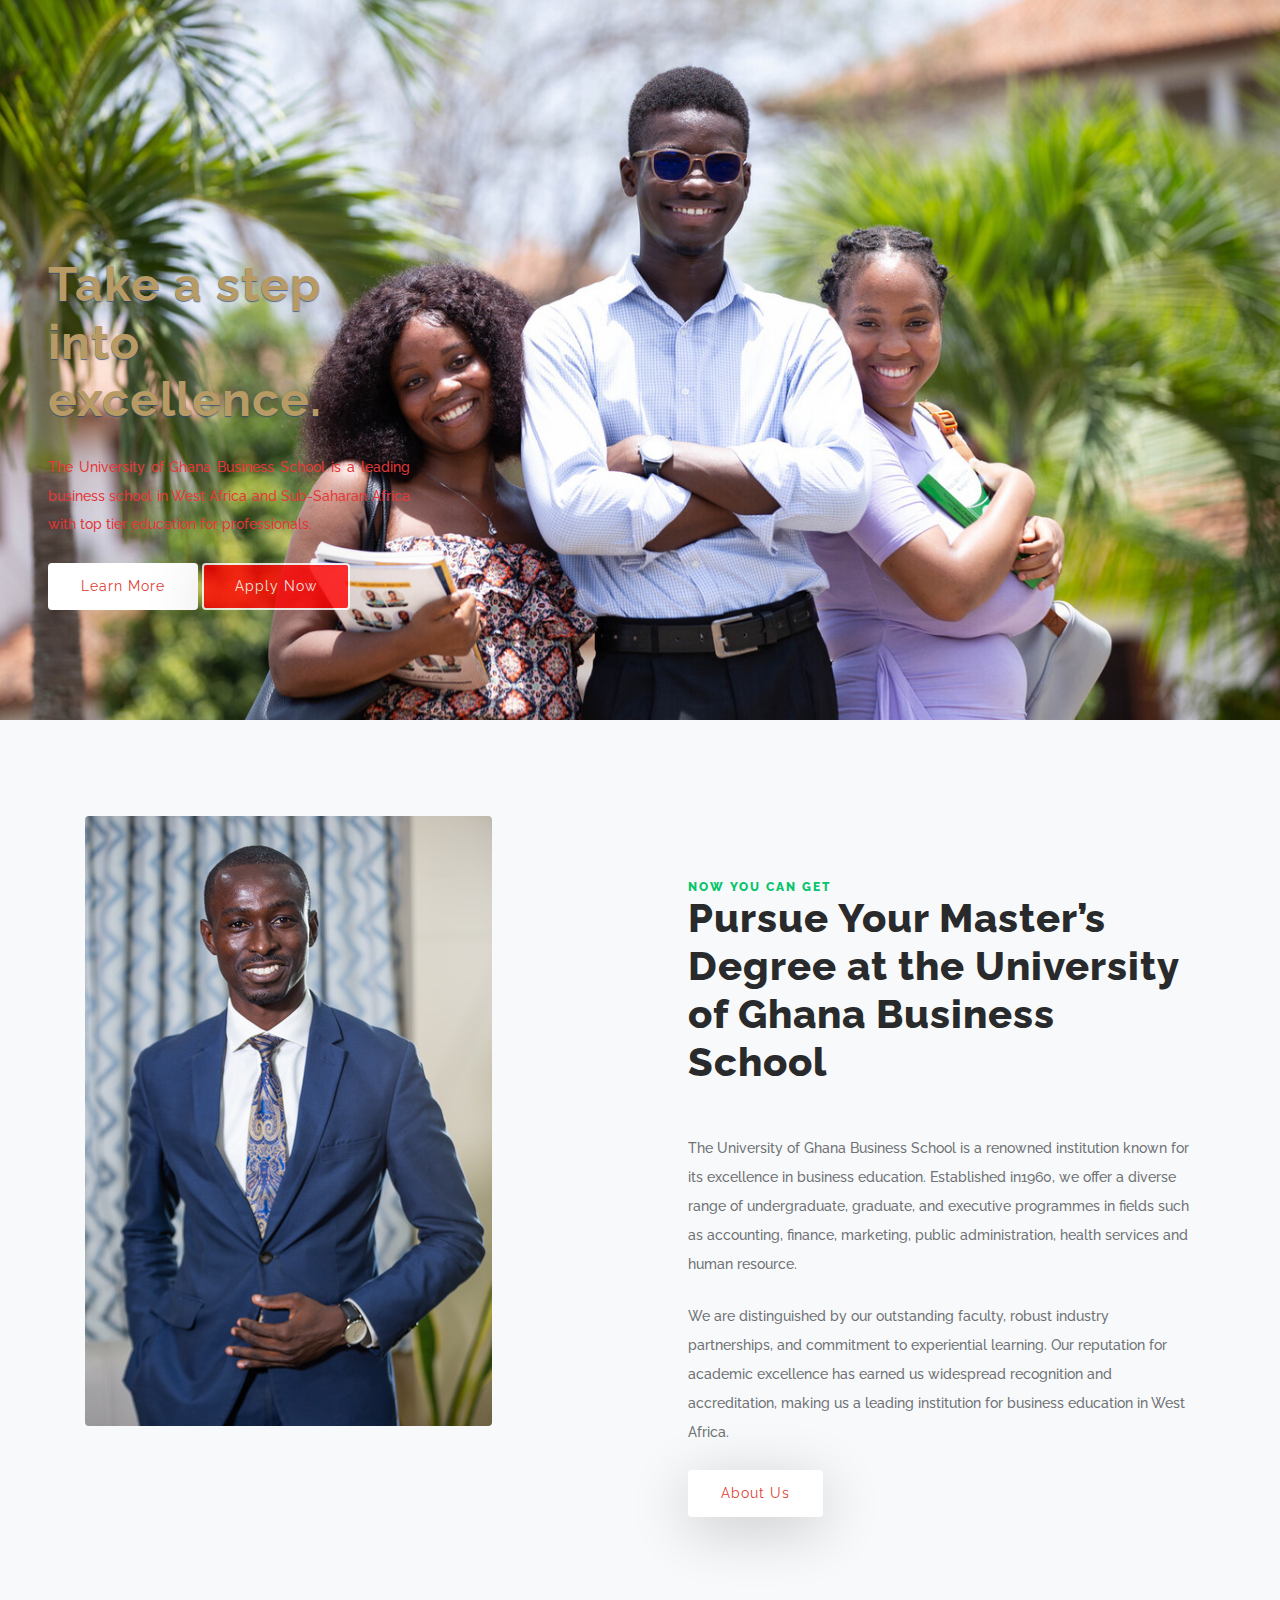
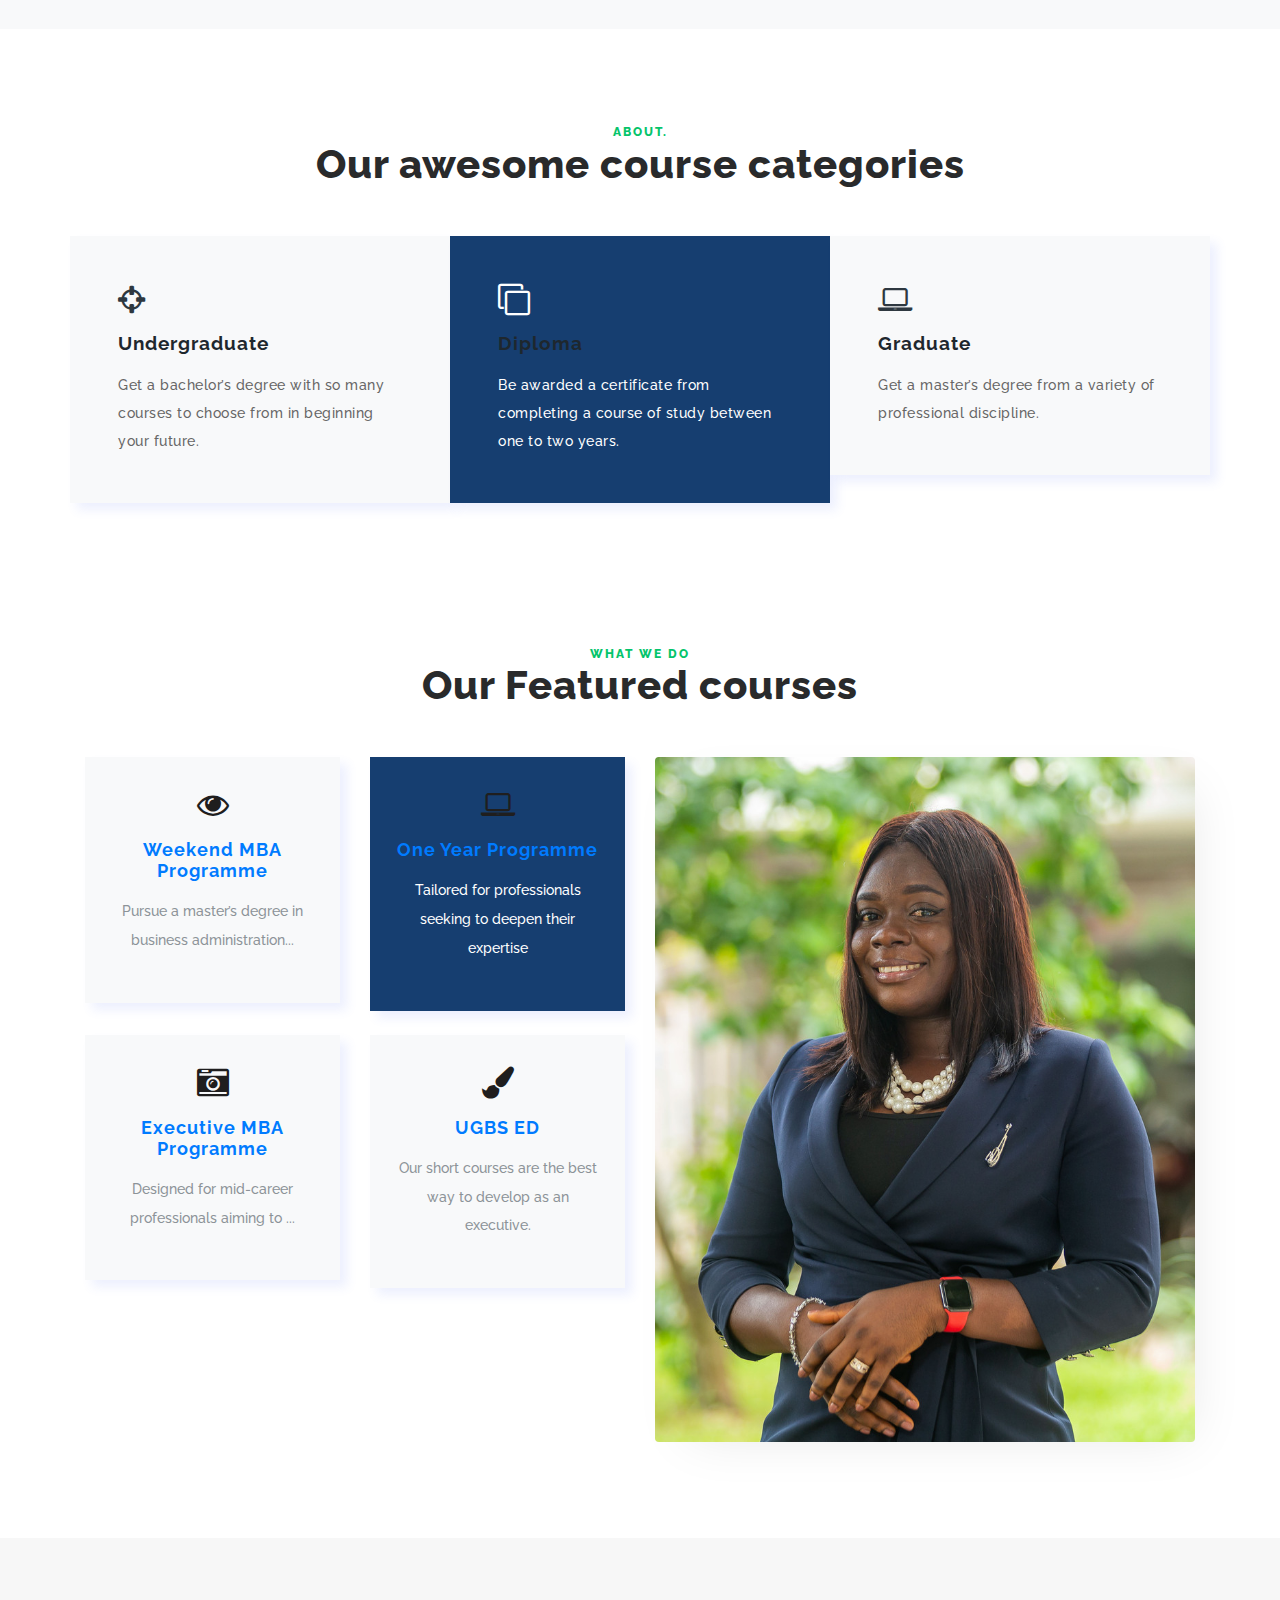
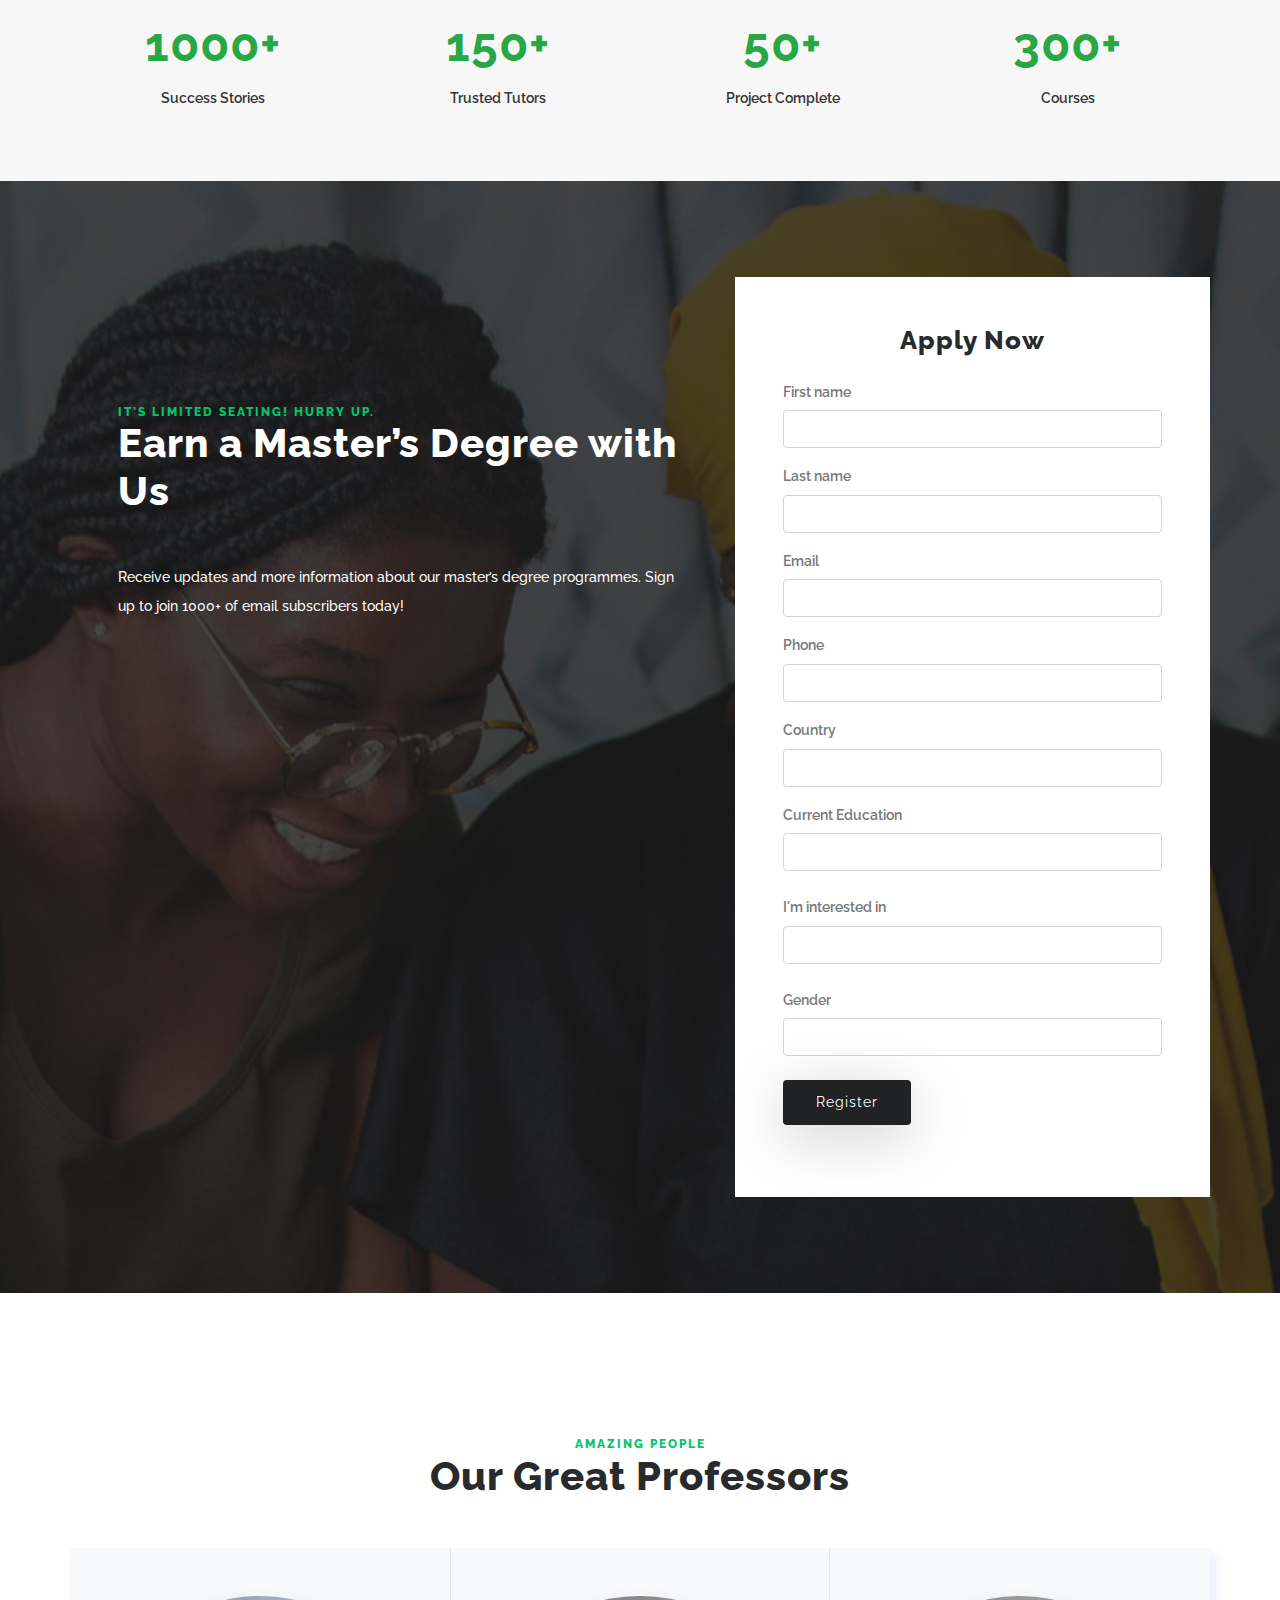
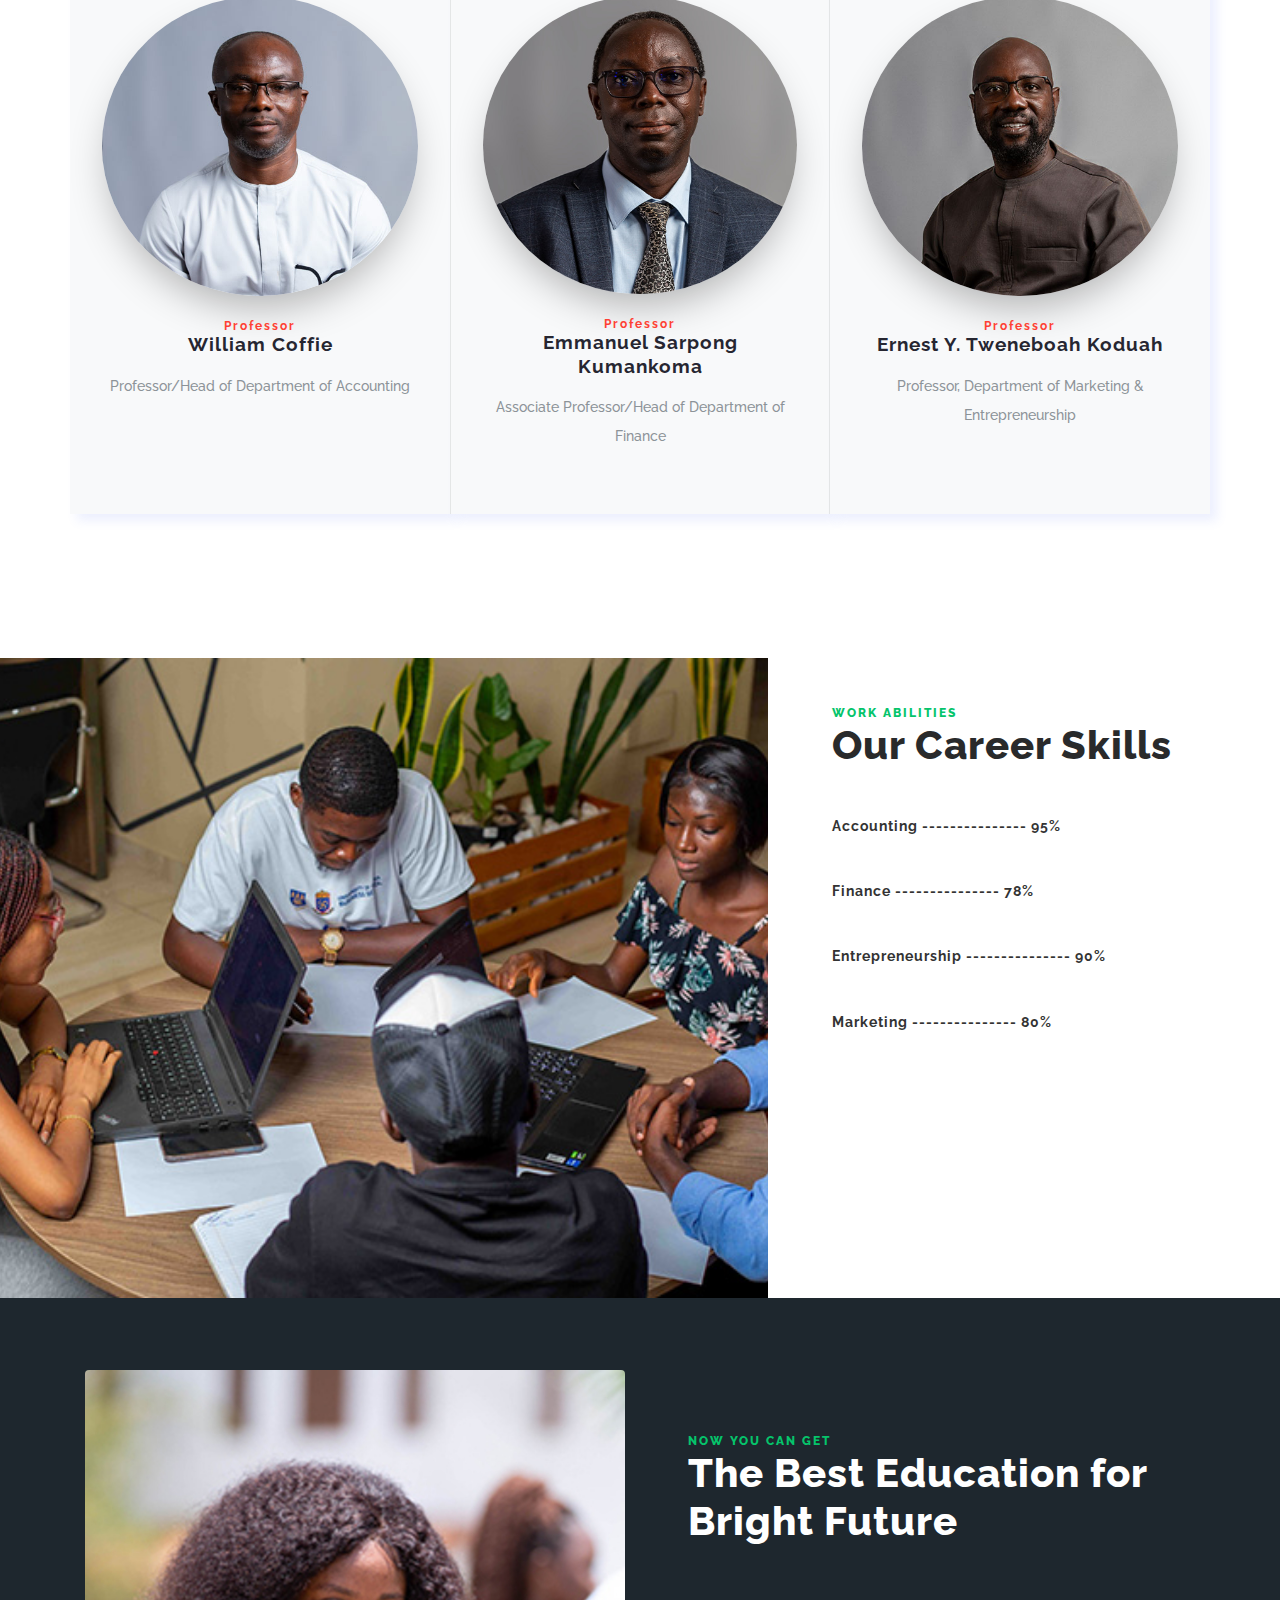
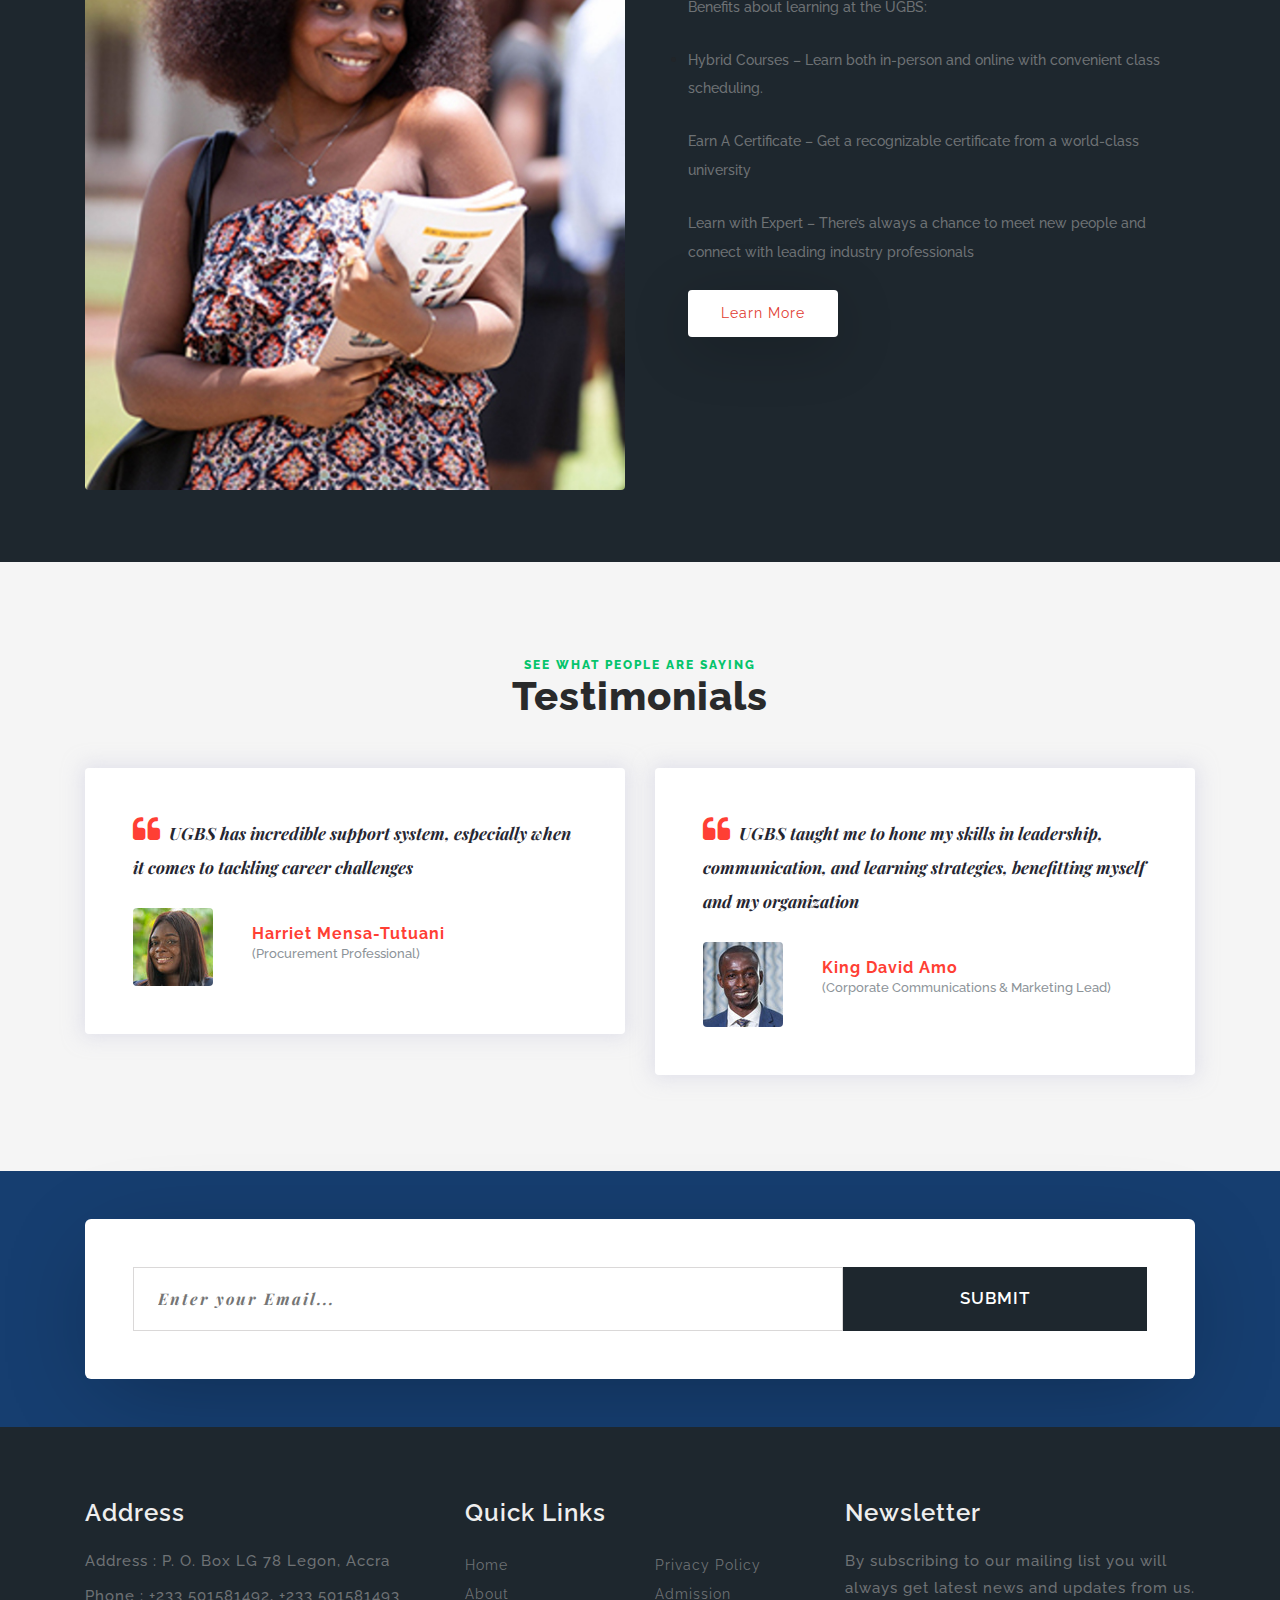
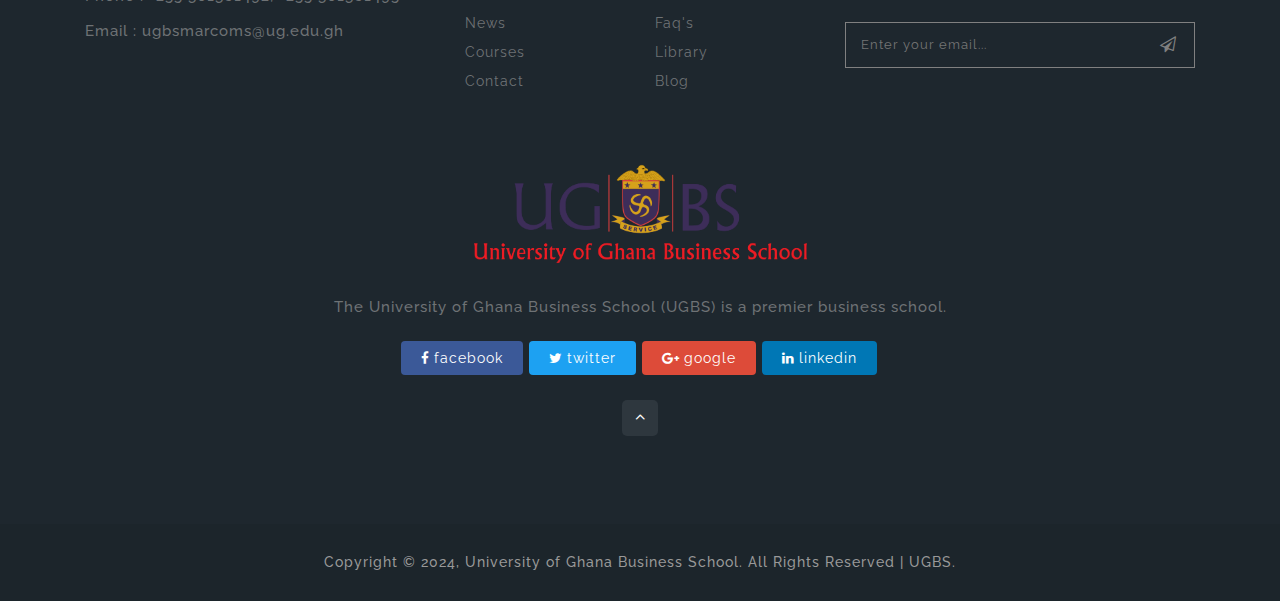
<file: web/index.html>
<!--
Author: W3layouts
Author URL: http://w3layouts.com
License: Creative Commons Attribution 3.0 Unported
License URL: http://creativecommons.org/licenses/by/3.0/
-->

<!DOCTYPE html>
<html lang="zxx">

<head>
    <title>High Edu Education Category Bootstrap Responsive Web Template | Home :: W3layouts</title>
    <!-- Meta tag Keywords -->
    <meta name="viewport" content="width=device-width, initial-scale=1">
    <meta charset="UTF-8" />
    <meta name="keywords" content="High Edu Responsive web template, Bootstrap Web Templates, Flat Web Templates, Android Compatible web template, Smartphone Compatible web template, free webdesigns for Nokia, Samsung, LG, SonyEricsson, Motorola web design" />
    <script>
        addEventListener("load", function() {
            setTimeout(hideURLbar, 0);
        }, false);

        function hideURLbar() {
            window.scrollTo(0, 1);
        }

    </script>
    <!-- //Meta tag Keywords -->

    <!-- Custom-Files -->
    <link rel="stylesheet" href="css/bootstrap.css">
    <!-- Bootstrap-Core-CSS -->
    <link rel="stylesheet" href="css/style.css" type="text/css" media="all" />
    <!-- Style-CSS -->
    <!-- font-awesome-icons -->
    <link href="css/font-awesome.css" rel="stylesheet">
    <!-- //font-awesome-icons -->
    <!-- /Fonts -->
    <link href="//fonts.googleapis.com/css?family=Poppins:100,100i,200,200i,300,300i,400,400i,500,500i,600,600i,700,700i,800,800i,900" rel="stylesheet">
    <link href="//fonts.googleapis.com/css?family=Playfair+Display:400,400i,700i" rel="stylesheet">
    <link href="//fonts.googleapis.com/css?family=Raleway:100,100i,200,200i,300,300i,400,400i,500,500i,600,600i,700,800" rel="stylesheet">
    <!-- //Fonts -->

</head>

<body>
    <!-- main-content -->
    <div class="banner-content" id="home">
        <!-- header -->
        <header class="header">
            <div class="container-fluid px-lg-5">
                <!-- nav -->
                <nav class="py-4">
                    <div id="logo">
                        <h1> <a href="images/ugbs original logo.png"></a></h1>
                    </div>

                </nav>
                <!-- //nav -->
            </div>
        </header>
        <!-- //header -->
    
        <!--/banner-->
        <div class="banner-info-w3pvt">
            <h3>Take a step into excellence.</h3>
            <p class="my-4">The University of Ghana Business School is a leading business school in West Africa and Sub-Saharan Africa with top tier education for professionals.</p>
            <div class="ban-buttons">
                <a href="https://ugbs.ug.edu.gh/ugbs-advantage" class="btn">Learn More</a>
                <a href="https://admission.ug.edu.gh/applying/postgraduate/apply-now-post-graduate-admissions" class="btn active scroll">Apply Now</a>
            </div>
        </div>
        <!--// banner-inner -->
    </div>
    <!-- //header -->
    <!--// main-content -->
    <!-- /hand-crafted -->
    <section class="hand-crafted bg-light py-5">
        <div class="container py-xl-5 py-lg-3">
            <div class="row banner-grids">
                <div class="col-md-6 banner-image">
                    <div class="effect-w3">
                        <img src="images/man.jpg" alt="" class="img-fluid image1">

                    </div>

                </div>
                <div class="col-md-6 last-img pl-lg-5 p-3">
                    <h3 class="tittle my-lg-5 my-3"><span class="sub-tittle"> NOW YOU CAN GET </span>Pursue Your Master’s Degree at the University of Ghana Business School</h3>
                    <p class="mb-4"> The University of Ghana Business School is a renowned institution known for its excellence in business education. Established in1960, we offer a diverse range of undergraduate, graduate, 
                        and executive programmes in fields such as accounting, finance, marketing, public administration, health services and human resource. </p>
                    <p class="mb-4">We are distinguished by our outstanding faculty, robust industry partnerships, and commitment to experiential learning. Our reputation for academic excellence has earned us widespread 
                        recognition and accreditation, making us a leading institution for business education in West Africa. </p>
                    <div class="ban-buttons">
                        <a href="https://ugbs.ug.edu.gh/ugbs-advantage" class="btn">About Us</a>

                    </div>
                </div>
            </div>
        </div>
    </section>
    <!-- //hand-crafted -->

    <!--/ab -->
    <section class="about py-lg-5 py-md-5 py-3">
        <div class="container">
            <div class="inner-sec-w3ls py-lg-5 py-3">
                <h3 class="tittle text-center mb-lg-5 mb-3"><span class="sub-tittle">About.</span> Our awesome course categories</h3>
                <div class="feature-grids row mb-lg-5 my-3">
                    <div class="col-md-4 p-0">
                        <div class="bottom-gd p-lg-5 p-4">
                            <span class="fa fa-crosshairs" aria-hidden="true"></span>
                            <h3 class="my-3">Undergraduate</h3>
                            <p>Get a bachelor’s degree with so many courses to choose from in beginning your future.</p>
                        </div>
                    </div>
                    <div class="col-md-4 p-0">
                        <div class="bottom-gd2-active p-lg-5 p-4">
                            <span class="fa fa-clone" aria-hidden="true"></span>
                            <h3 class="my-3">Diploma</h3>
                            <p>Be awarded a certificate from completing a course of study between one to two years.</p>
                        </div>
                    </div>
                    <div class="col-md-4 p-0">
                        <div class="bottom-gd p-lg-5 p-4">
                            <span class="fa fa-laptop" aria-hidden="true"></span>
                            <h3 class="my-3">Graduate</h3>
                            <p> Get a master’s degree from a variety of professional discipline.</p>
                        </div>
                    </div>

                </div>
                <!-- services -->
                <div class="fetured-info pt-lg-5 pt-3 mt-4">
                    <h3 class="tittle text-center my-lg-5 my-3"><span class="sub-tittle">WHAT WE DO</span> Our Featured courses</h3>
                    <div class="row fetured-sec mt-lg-5">

                        <div class="col-lg-6 serv_bottom">
                            <div class="featured-left text-center row">
                                <div class="col-lg-6">
                                    <div class="bottom-gd fea">
                                        <span class="fa fa-eye" aria-hidden="true"></span>
                                        <h3 class="my-3"><a href="https://ugbs.ug.edu.gh/all-programmes">Weekend MBA Programme </a></h3>
                                        <p class="px-lg-3">Pursue a master’s degree in business administration...</p>
                                    </div>
                                </div>
                                <div class="col-lg-6">
                                    <div class="bottom-gd fea active">
                                        <span class="fa fa-laptop" aria-hidden="true"></span>
                                        <h3 class="my-3"><a href="https://ugbs.ug.edu.gh/one-year-programmes">One Year Programme</a></h3>
                                        <p class="px-lg-3">Tailored for professionals seeking to deepen their expertise<p>
                                    </div>
                                </div>
                                <div class="col-lg-6">
                                    <div class="bottom-gd fea">
                                        <span class="fa fa-camera-retro" aria-hidden="true"></span>
                                        <h3 class="my-3"><a href="https://ugbs.ug.edu.gh/emba">Executive MBA Programme</a></h3>
                                        <p class="px-lg-3">Designed for mid-career professionals aiming to ...</p>
                                    </div>
                                </div>
                                <div class="col-lg-6">
                                    <div class="bottom-gd fea">
                                        <span class="fa fa-paint-brush" aria-hidden="true"></span>
                                        <h3 class="my-3"><a href="https://ugbs.ug.edu.gh/ugbs-ed">UGBS ED</a></h3>
                                        <p class="px-lg-3">Our short courses are the best way to develop as an executive.</p>
                                    </div>
                                </div>
                            </div>
                        </div>
                        <div class="col-lg-6">
                            <img src="images/lady.jpg" class="img-fluid">
                        </div>
                    </div>
                </div>
                <!-- //services -->
            </div>
        </div>
    </section>
    <!-- //ab -->
    <!--/counter-->
    <section class="stats py-lg-5 py-4">
        <div class="container">
            <div class="row text-center">
                <div class="col">
                    <div class="counter">
                        <h3 class="timer count-title count-number">1000+</h3>
                        <p class="count-text ">  Success Stories</p>
                    </div>
                </div>
                <div class="col">
                    <div class="counter">
                        <h3 class="timer count-title count-number">150+</h3>
                        <p class="count-text "> Trusted Tutors</p>
                    </div>
                </div>
                <div class="col">
                    <div class="counter">
                        <h3 class="timer count-title count-number">50+</h3>
                        <p class="count-text ">Project Complete</p>
                    </div>
                </div>
                <div class="col">
                    <div class="counter">
                        <h3 class="timer count-title count-number">300+</h3>
                        <p class="count-text ">Courses</p>
                    </div>
                </div>
            </div>
        </div>
    </section>
    <!--//counter-->
    <!-- middle section -->
    <section class="apply-main py-5" id="apply">
        <div class="container">
            <div class="row py-lg-5">
                <div class="col-lg-7 apply-info px-lg-5">
                    <h3 class="tittle text-white mb-lg-5 mb-3"><span class="sub-tittle">IT’S LIMITED SEATING! HURRY UP.</span> Earn a Master’s Degree with Us</h3>
                    <p class="mt-3 text-white">Receive updates and more information about our master’s degree programmes. Sign up to join 1000+ of email subscribers today!</p>

                </div>
                <div class="login p-md-5 p-4 mx-auto bg-white mw-100 col-lg-5">
                    <h5 class="text-center mb-4">Apply Now</h5>
                    <form action="#" method="post">
                        <div class="form-group">
                            <label>First name</label>

                            <input type="text" class="form-control" id="validationDefault01" placeholder="" required="">
                        </div>
                        <div class="form-group">
                            <label>Last name</label>
                            <input type="text" class="form-control" id="validationDefault02" placeholder="" required="">
                        </div>

                        <div class="form-group">
                            <label>Email</label>
                            <input type="text" class="form-control" id="validationDefault02" placeholder="" required="">
                        </div>

                        <div class="form-group">
                            <label>Phone</label>
                            <input type="text" class="form-control" id="validationDefault02" placeholder="" required="">
                        </div>

                        <div class="form-group">
                            <label>Country</label>
                            <input type="text" class="form-control" id="validationDefault02" placeholder="" required="">
                        </div>

                        <div class="form-group mb-4">
                            <label class="mb-2">Current Education</label>
                            <input type="password" class="form-control" id="password1" placeholder="" required="">
                        </div>

                        <div class="form-group mb-4">
                            <label class="mb-2">I'm interested in</label>
                            <input type="password" class="form-control" id="password1" placeholder="" required="">
                        </div>

                        <div class="form-group mb-4">
                            <label class="mb-2">Gender</label>
                            <input type="password" class="form-control" id="password1" placeholder="" required="">
                        </div>

                        <button type="submit" class="btn btn-primary submit mb-4">Register</button>

                    </form>

                </div>
            </div>
        </div>
    </section>
    <!-- //middle section -->

    <!--//team -->
    <section class="banner-bottom py-lg-5 py-4">
        <div class="container">
            <div class="inner-sec-w3ls py-lg-5 py-4">
                <h3 class="tittle text-center my-lg-5 my-3"><span class="sub-tittle">Amazing People</span> Our Great Professors</h3>
                <div class="row mt-lg-5 mt-4">
                    <div class="col-md-4 team-gd text-center">
                        <div class="team-img mb-4">
                            <img src="images/prof.coffie.jpg" class="img-fluid rounded-circle" alt="user-image">
                        </div>
                        <div class="team-info">
                            <h3 class="mt-md-4 mt-3"><span class="sub-tittle-team">Professor</span> William Coffie</h3>
                            <p>Professor/Head of Department of Accounting</p>
                           <!--
                              <ul class="social_section_1info mt-md-4 mt-3">
                                <li class="mb-2 facebook"><a href="#"><span class="fa fa-facebook mr-1"></span>facebook</a></li>
                                <li class="mb-2 twitter"><a href="#"><span class="fa fa-twitter mr-1"></span>twitter</a></li>
                            </ul>
                           -->
                          
                        </div>
                    </div>

                    <div class="col-md-4 team-gd second text-center">
                        <div class="team-img mb-4">
                            <img src="images/prof._sarpong.jpg" class="img-fluid rounded-circle" alt="user-image">
                        </div>
                        <div class="team-info">
                            <h3 class="mt-md-4 mt-3"><span class="sub-tittle-team">Professor</span>Emmanuel Sarpong Kumankoma</h3>
                            <p>Associate Professor/Head of Department of Finance</p>
                           <!--
                              <ul class="social_section_1info mt-md-4 mt-3">
                                <li class="mb-2 google"><a href="#"><span class="fa fa-google-plus mr-1"></span>google</a></li>
                                <li class="mb-2 linkedin"><a href="#"><span class="fa fa-linkedin mr-1"></span>linkedin</a></li>
                            </ul>
                           -->
                          
                        </div>
                    </div>
                    <div class="col-md-4 team-gd text-center">
                        <div class="team-img mb-4">
                            <img src="images/prof.tweneboah_.jpg" class="img-fluid rounded-circle" alt="user-image">
                        </div>
                        <div class="team-info">
                            <h3 class="mt-md-4 mt-3"><span class="sub-tittle-team">Professor</span>Ernest Y. Tweneboah Koduah</h3>
                            <p>Professor, Department of Marketing & Entrepreneurship </p>
                           <!--
                              <ul class="social_section_1info mt-md-4 mt-3">
                                <li class="mb-2 facebook"><a href="#"><span class="fa fa-facebook mr-1"></span>facebook</a></li>
                                <li class="mb-2 twitter"><a href="#"><span class="fa fa-twitter mr-1"></span>twitter</a></li>
                            </ul>
                           -->
                          
                        </div>
                    </div>
                </div>


            </div>
        </div>
    </section>
    <!--//team -->
    <!-- middle section -->
    <div class="middle-tem-insidel pt-lg-5">
        <div class="progress-info">
            <div class="right-side-img-tem-inside">
            </div>
            <div class="left-build-main-temps">
                <h3 class="tittle text-left my-lg-5 my-3"><span class="sub-tittle">WOrk Abilities</span> Our Career Skills</h3>
                <div class="progress-one my-lg-5">
                    <h4 class="progress-tittle">Accounting --------------- 95%</h4>

                </div>
                <div class="progress-one my-lg-5">
                    <h4 class="progress-tittle">Finance --------------- 78%</h4>

                </div>
                <div class="progress-one my-lg-5">
                    <h4 class="progress-tittle">Entrepreneurship --------------- 90%</h4>

                </div>
                <div class="progress-one my-lg-5">
                    <h4 class="progress-tittle">Marketing --------------- 80%</h4>

                </div>


            </div>
            <div class="clearfix"></div>
        </div>
    </div>
    <!-- //middle section -->
    <!-- portfolio -->
    <!-- <section class="py-lg-5 portfolio-flyer py-4" id="gallery">
        <div class="container py-lg-5">
            <h3 class="tittle text-center my-lg-5 my-3"><span class="sub-tittle"> Recent Pics </span>Our Gallery</h3>

            <div class="row news-grids pb-lg-5 mt-3 text-center">
                <div class="col-md-4 gal-img">
                    <a href="#gal1"><img src="images/n1.jpg" alt="High Edu" class="img-fluid"></a>
                </div>
                <div class="col-md-4 gal-img">
                    <a href="#gal2"><img src="images/g2.jpg" alt="High Edu" class="img-fluid"></a>
                </div>
                <div class="col-md-4 gal-img">
                    <a href="#gal3"><img src="images/g3.jpg" alt="High Edu" class="img-fluid"></a>
                </div>
                <div class="col-md-4 gal-img mt-lg-4">
                    <a href="#gal4"><img src="images/g4.jpg" alt="High Edu" class="img-fluid"></a>
                </div>
                <div class="col-md-4 gal-img mt-lg-4">
                    <a href="#gal5"><img src="images/n9.jpg" alt="High Edu" class="img-fluid"></a>
                </div>
                <div class="col-md-4 gal-img mt-lg-4">
                    <a href="#gal6"><img src="images/g5.jpg" alt="High Edu" class="img-fluid"></a>
                </div>
                <div class="col-md-4 gal-img mt-lg-4">
                    <a href="#gal7"><img src="images/n7.jpg" alt="High Edu" class="img-fluid"></a>
                </div>
                <div class="col-md-4 gal-img mt-lg-4">
                    <a href="#gal8"><img src="images/g1.jpg" alt="High Edu" class="img-fluid"></a>
                </div>
                <div class="col-md-4 gal-img mt-lg-4">
                    <a href="#gal9"><img src="images/n6.jpg" alt="High Edu" class="img-fluid"></a>
                </div>
            </div>
        </div>
    </section> -->


    <!-- /hand-crafted -->
    <section class="hand-crafted py-lg-4 py-5">
        <div class="container py-xl-5 py-lg-3">
            <div class="row banner-grids">
                <div class="col-md-6 banner-image">
                    <div class="effect-w3">
                        <img src="images/ugbs_09.jpg" alt="" class="img-fluid image1">
                    </div>
                </div>
                <div class="col-md-6 last-img pl-lg-5 p-3">
                    <h3 class="tittle text-white my-lg-5 my-3"><span class="sub-tittle"> Now You can get </span>The Best Education for Bright Future</h3>
                    <p class="mb-4">Benefits about learning at the UGBS:</p>
                    <ul class="mbb">
                        <li>
                        <p class="mb-4">Hybrid Courses – Learn both in-person and online with convenient class scheduling.</p>
                        <p class="mb-4">Earn A Certificate – Get a recognizable certificate from a world-class university</p>
                        <p class="mb-4">Learn with Expert – There’s always a chance to meet new people and connect with leading industry professionals</p>
                        </li>
                    </ul>
                    <div class="ban-buttons">
                        <a href="https://ugbs.ug.edu.gh/ugbs-advantage" class="btn">Learn More</a>
                    </div>
                </div>
            </div>
        </div>
    </section>
    <!-- //hand-crafted -->


    <!-- testimonials -->
    <section class="testimonials py-5" id="testi">
        <div class="container py-xl-5 py-lg-3">
            <h3 class="tittle text-center mb-lg-5 mb-3"><span class="sub-tittle">See what people are saying</span> Testimonials</h3>
            <div class="row">
                <div class="col-lg-6 testimonials_grid">
                    <div class="bg-white rounded p-lg-5 p-3">
                        <p class="sub-test"><span class="fa fa-quote-left" aria-hidden="true"></span>UGBS has incredible support system, especially when it comes to tackling career challenges
                        </p>
                        <div class="row mt-4">
                            <div class="col-3 testi-img-res">
                                <img src="images/lady (1).jpg" alt=" " class="img-fluid" />
                            </div>
                            <div class="col-9 testi_grid mt-xl-3 mt-lg-2 mt-md-4 mt-2">
                                <h5 class="mb-2">Harriet Mensa-Tutuani</h5>
                                <p> (Procurement Professional)</p>
                            </div>
                        </div>
                    </div>
                </div>
                <div class="col-lg-6 testimonials_grid mt-lg-0 mt-4">
                    <div class="bg-white rounded p-lg-5 p-3">
                        <p class="sub-test"><span class="fa fa-quote-left" aria-hidden="true"></span>UGBS taught me to hone my skills in leadership, communication, and learning strategies, benefitting myself and my organization
                        </p>
                        <div class="row mt-4">
                            <div class="col-3 testi-img-res">
                                <img src="images/man (1).jpg" alt=" " class="img-fluid" />
                            </div>
                            <div class="col-9 testi_grid  mt-xl-3 mt-lg-2 mt-md-4 mt-2">
                                <h5 class="mb-2">King David Amo</h5>
                                <p>(Corporate Communications & Marketing Lead)</p>
                            </div>
                        </div>
                    </div>
                </div>
            </div>

        </div>
    </section>
    <!-- //testimonials -->


    <!--/newsletter -->
    <section class="subscribe-main-w3pvt py-lg-5 py-4">
        <div class="container">
            <div class="newsletter-info text-center p-md-5 p-3">
                <form action="#" method="post" class="d-flex">
                    <input type="email" name="email" placeholder="Enter your Email..." required="">
                    <button type="submit" class="btn submit">Submit</button>
                </form>
            </div>
        </div>
    </section>
    <!--//newsletter-->


    <!--footer -->
    <footer>
        <section class="footer footer_1its py-5">
            <div class="container py-md-4">
                <div class="row footer-top mb-md-5 mb-4">
                    <div class="col-lg-4 col-md-6 footer-grid_section_1its">
                        <div class="footer-title-w3ls">
                            <h3>Address</h3>
                        </div>
                        <div class="footer-text">
                            <p>Address : P. O. Box LG 78 Legon, Accra</p>
                            <p>Phone : +233 501581492, +233 501581493</p>
                            <p>Email : <a href="mailto:ugbsmarcoms@ug.edu.gh">ugbsmarcoms@ug.edu.gh</a></p>
                            <!--<p>Fax : +12 534894364</p>-->
                        </div>
                    </div>
                    <div class="col-lg-4 col-md-6 mt-md-0 mt-4 footer-grid_section_1its">
                        <div class="footer-title-w3ls">
                            <h3>Quick Links</h3>
                        </div>
                        <div class="row">
                            <ul class="col-6 links">
                                <li><a href="https://ugbs.ug.edu.gh/">Home </a></li>
                                <li><a href="https://ugbs.ug.edu.gh/about-us">About </a></li>
                                <li><a href="https://ugbs.ug.edu.gh/news">News</a></li>
                                <li><a href="https://ugbs.ug.edu.gh/all-programmes">Courses</a></li>
                                <li><a href="https://ugbs.ug.edu.gh/contact-0">Contact </a></li>
                            </ul>
                            <ul class="col-6 links">
                                <li><a href="#">Privacy Policy </a></li>
                                <li><a href="http://admission.ug.edu.gh/">Admission </a></li>
                                <li><a href="https://ugbs.ug.edu.gh/frequently-asked-questions-faqs">Faq's </a></li>
                                <li><a href="https://ugbs.ug.edu.gh/library">Library </a></li>
                                <li><a href="https://ugbs.ug.edu.gh/blog">Blog </a></li>
                            </ul>
                        </div>
                    </div>
                    <div class="col-lg-4 col-md-12 mt-lg-0 mt-4 col-sm-12 footer-grid_section_1its">
                        <div class="footer-title-w3ls">
                            <h3>Newsletter</h3>
                        </div>
                        <div class="footer-text">
                            <p>By subscribing to our mailing list you will always get latest news and updates from us.</p>
                            <form action="#" method="post">
                                <input type="email" name="Email" placeholder="Enter your email..." required="">
                                <button class="btn1 btn"><span class="fa fa-paper-plane-o" aria-hidden="true"></span></button>
                                <div class="clearfix"> </div>
                            </form>
                        </div>
                    </div>
                </div>
                <div class="footer-grid_section text-center">
                    <div class="footer-title-w3ls mb-3">
                        <h1> <a href="images/ugbs original logo.png"></a></h1>
                        <h3><img src="images/ugbs original logo.png" width="50%" height="50%" alt="UGBS LOGO"></h3>
                    </div>
                    <div class="footer-text">
                        <p>The University of Ghana Business School (UGBS) is a premier business school.</p>
                    </div>
                    <ul class="social_section_1info">
                        <li class="mb-2 facebook"><a href="https://www.facebook.com/ugbsofficial/"><span class="fa fa-facebook mr-1"></span>facebook</a></li>
                        <li class="mb-2 twitter"><a href="https://twitter.com/ugbsofficial"><span class="fa fa-twitter mr-1"></span>twitter</a></li>
                        <li class="google"><a href="https://g.co/kgs/y2iFM45"><span class="fa fa-google-plus mr-1"></span>google</a></li>
                        <li class="linkedin"><a href="https://www.linkedin.com/company/ugbs"><span class="fa fa-linkedin mr-1"></span>linkedin</a></li>
                    </ul>
                </div>
                <div class="move-top-w3layouts text-center mt-3">
                    <a href="#home" class="move-top"> <span class="fa fa-angle-up  mb-3" aria-hidden="true"></span></a>
                </div>

            </div>
        </section>
    </footer>
    <!-- //footer -->

    <!-- copyright -->
    <div class="cpy-right text-center py-3">
        <p class="">Copyright © 2024, University of Ghana Business School. All Rights Reserved
            <a href="https://ugbs.ug.edu.gh/"> | UGBS.</a>
        </p>
    </div>
    <!-- //copyright -->

</body>

</html>
</file>
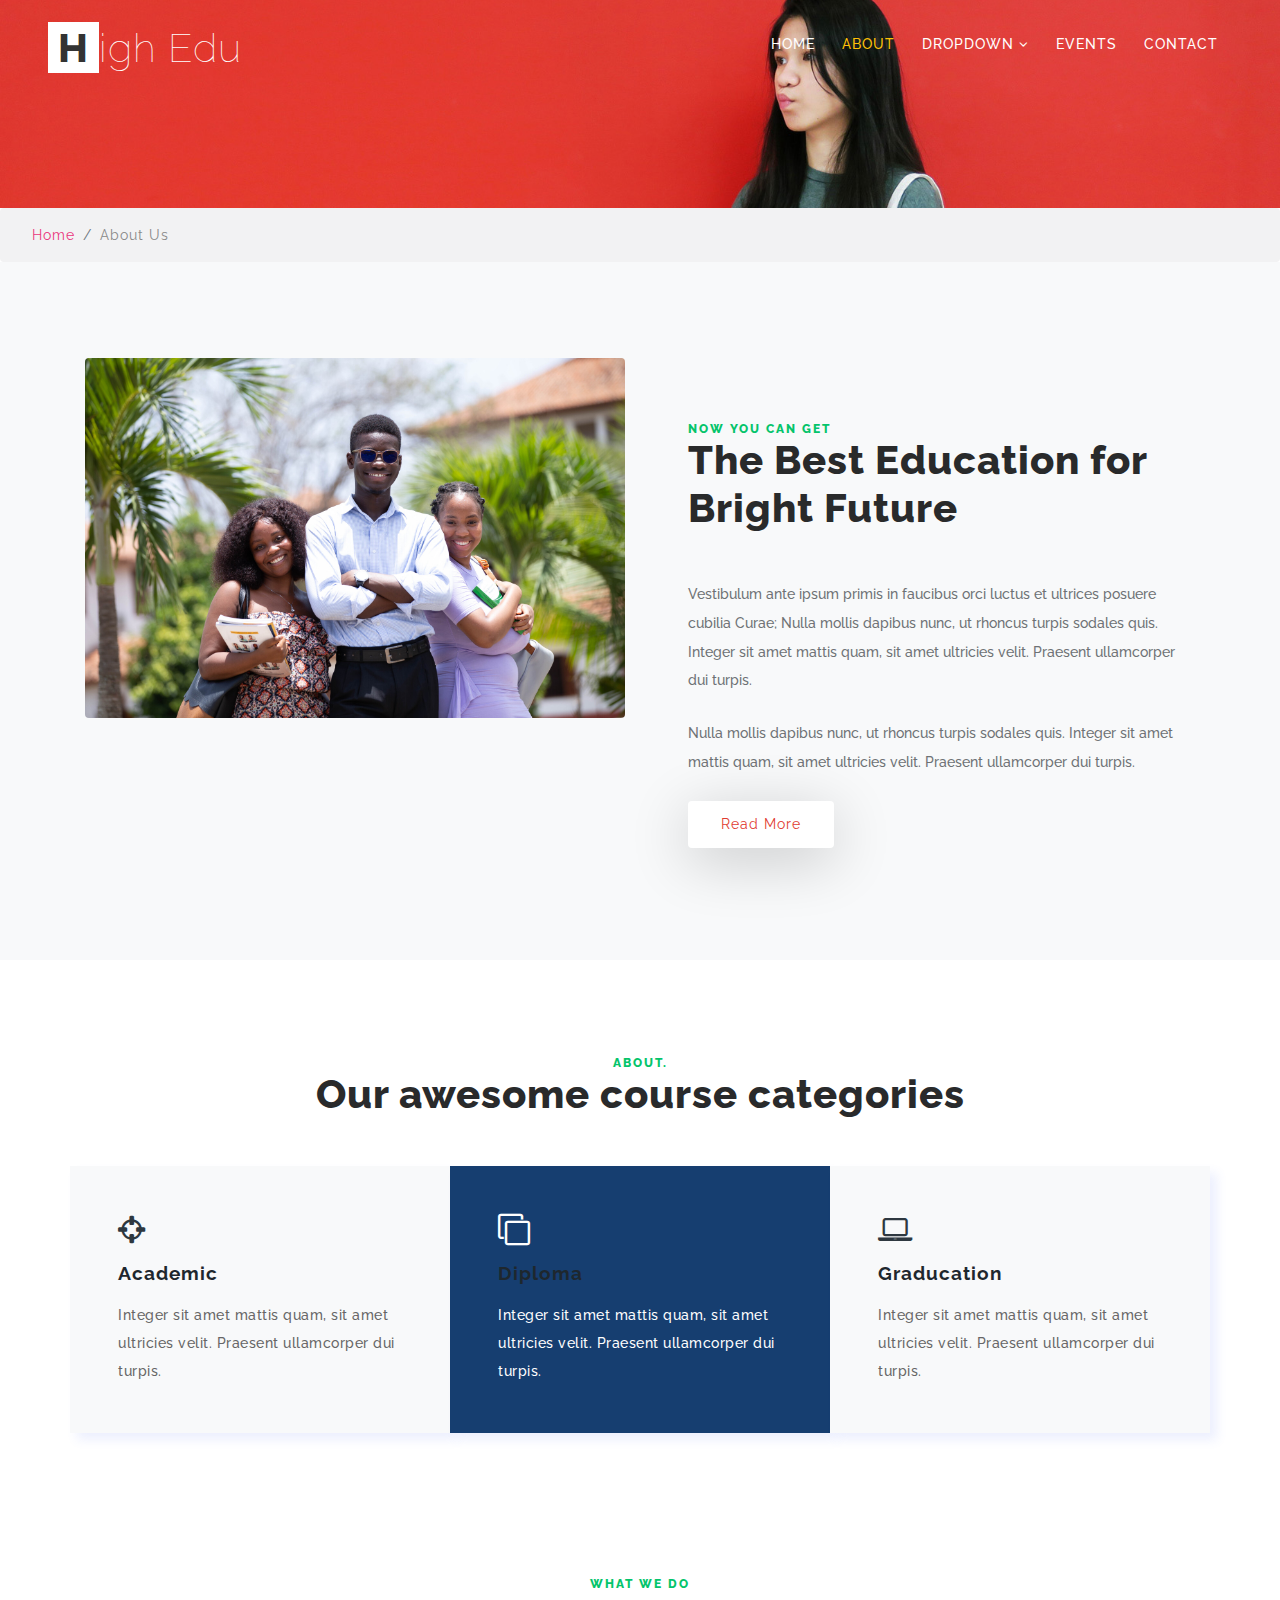
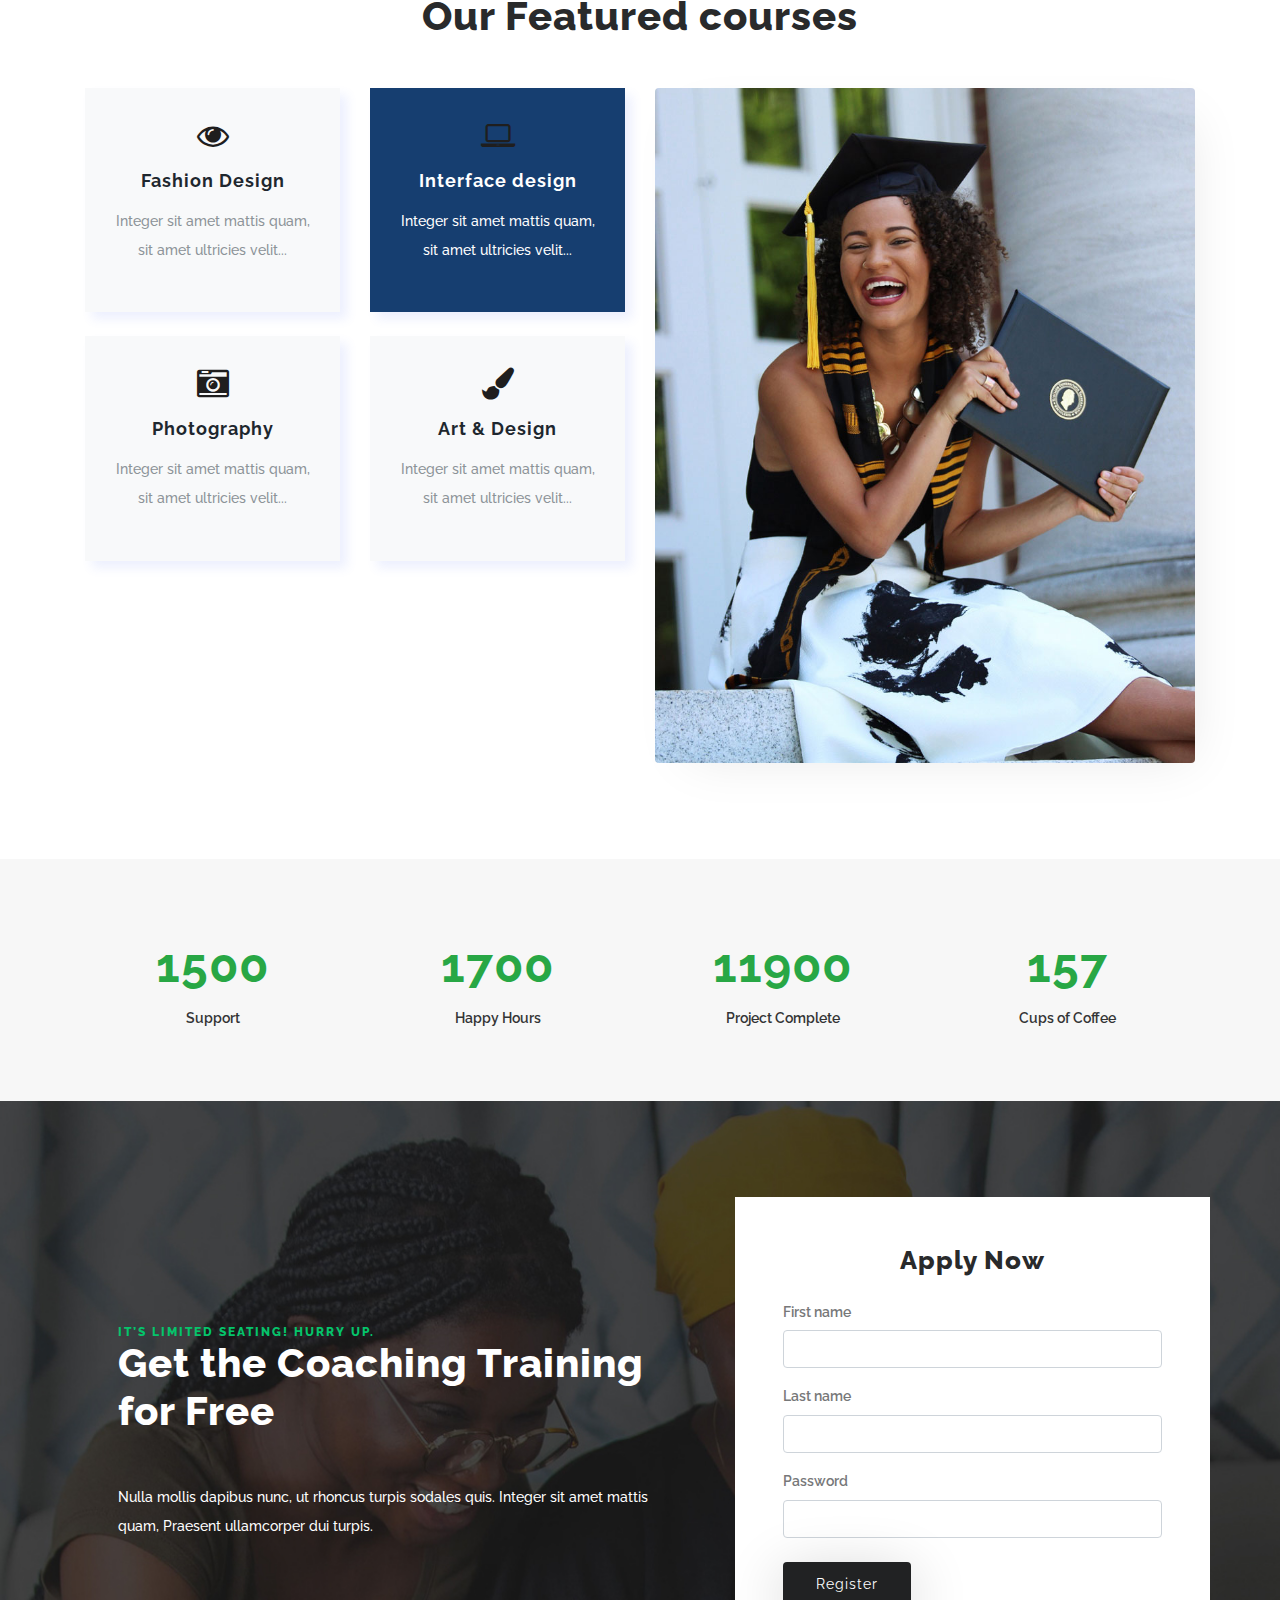
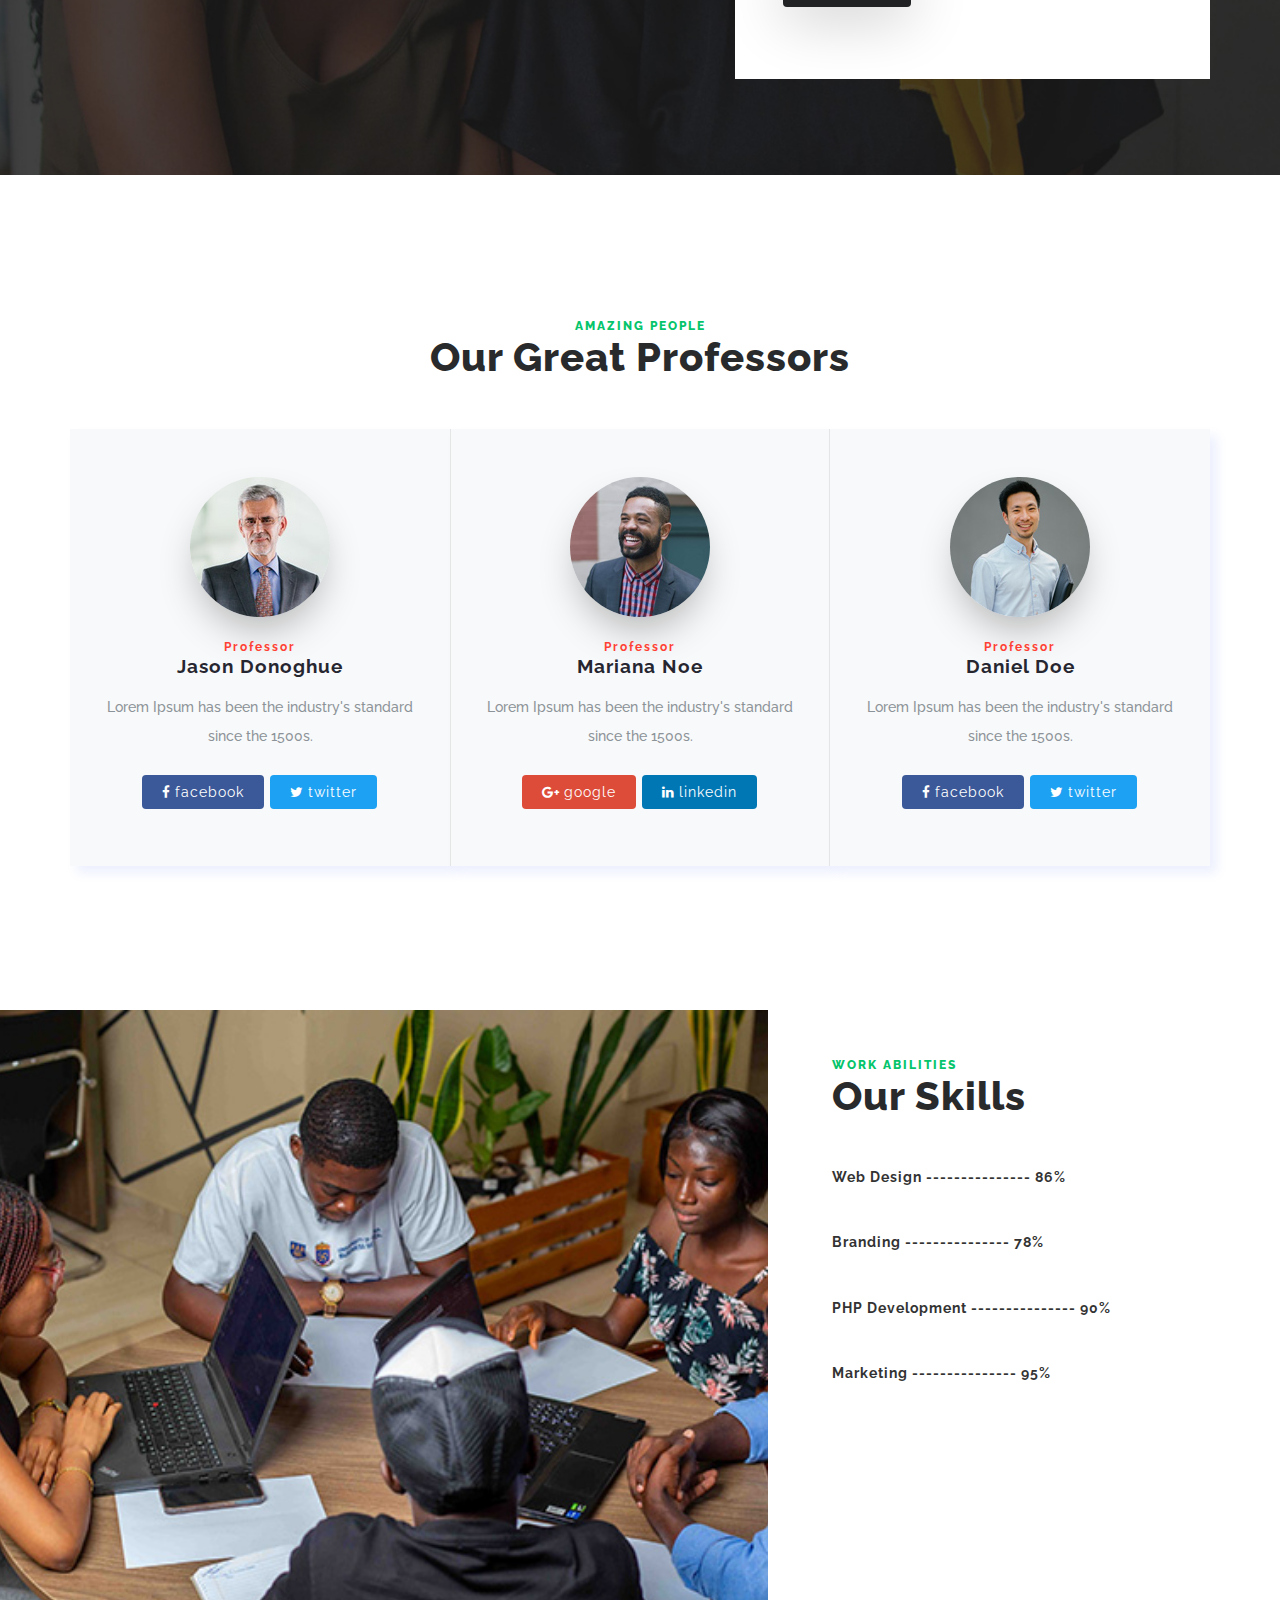
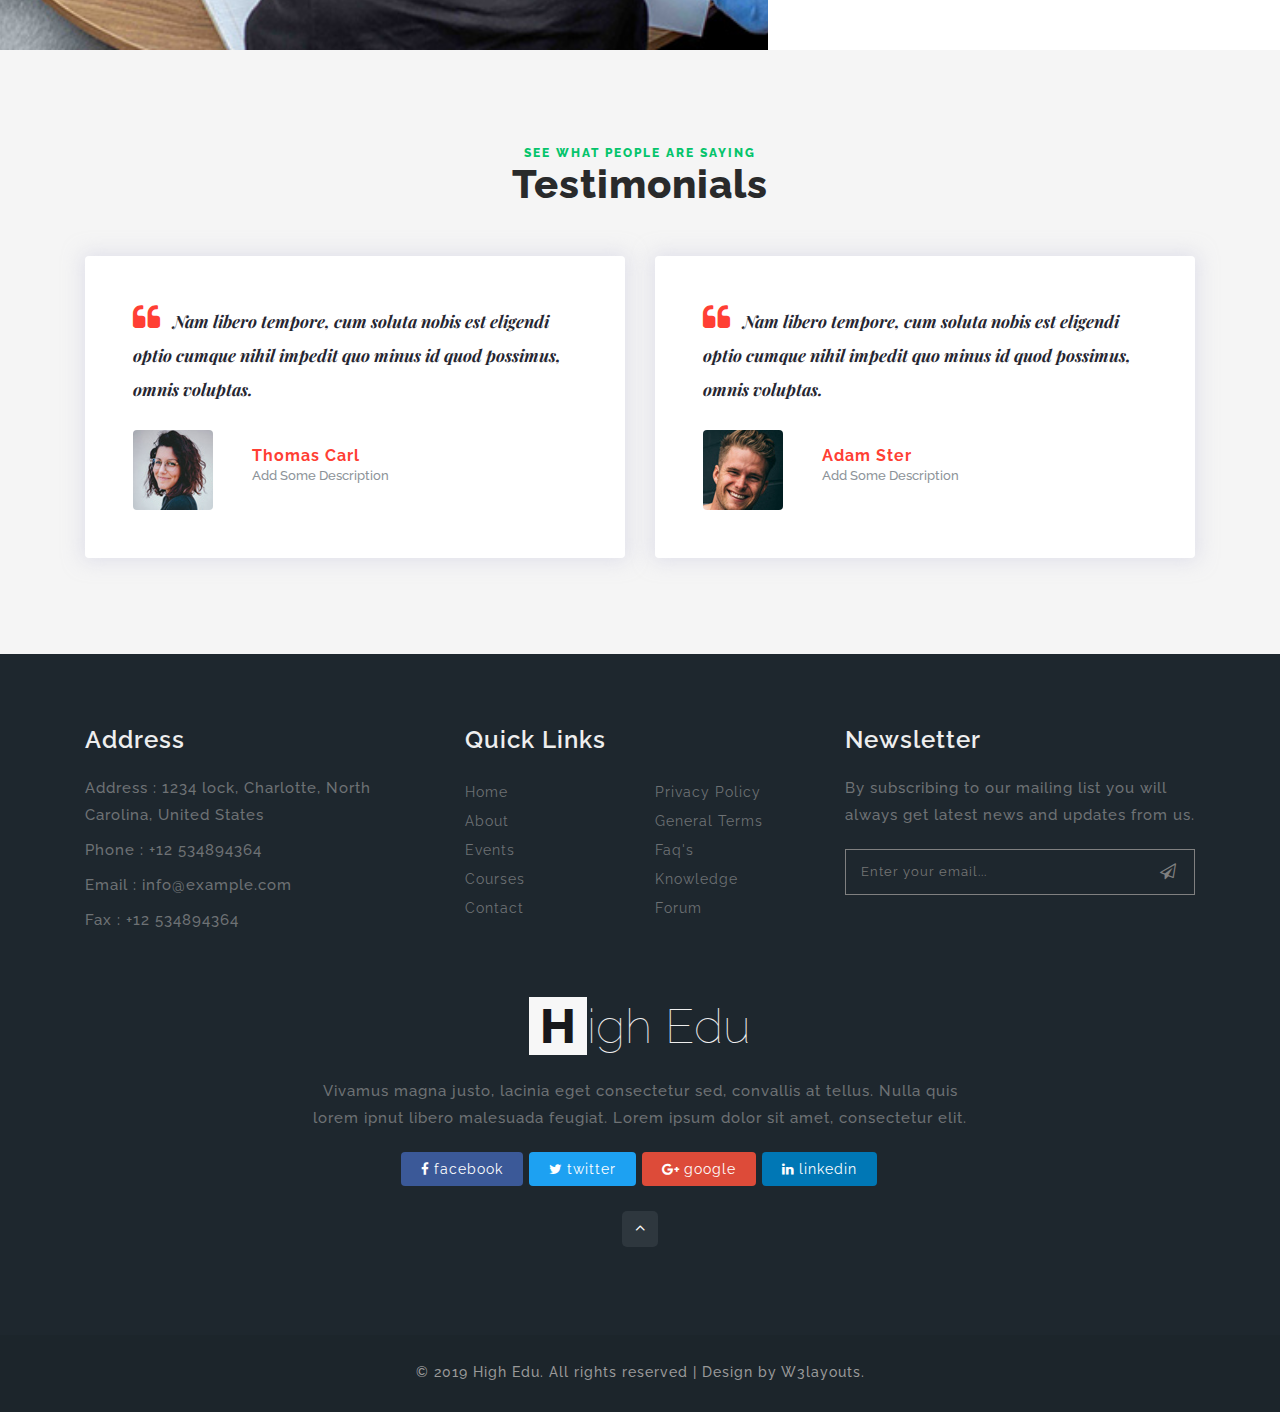
<file: web/about.html>
<!--
Author: W3layouts
Author URL: http://w3layouts.com
License: Creative Commons Attribution 3.0 Unported
License URL: http://creativecommons.org/licenses/by/3.0/
-->

<!DOCTYPE html>
<html lang="zxx">

<head>
    <title>High Edu Education Category Bootstrap Responsive Web Template | About :: W3layouts</title>
    <!-- Meta tag Keywords -->
    <meta name="viewport" content="width=device-width, initial-scale=1">
    <meta charset="UTF-8" />
    <meta name="keywords" content="High Edu Responsive web template, Bootstrap Web Templates, Flat Web Templates, Android Compatible web template, Smartphone Compatible web template, free webdesigns for Nokia, Samsung, LG, SonyEricsson, Motorola web design" />
    <script>
        addEventListener("load", function() {
            setTimeout(hideURLbar, 0);
        }, false);

        function hideURLbar() {
            window.scrollTo(0, 1);
        }

    </script>
    <!-- //Meta tag Keywords -->

    <!-- Custom-Files -->
    <link rel="stylesheet" href="css/bootstrap.css">
    <!-- Bootstrap-Core-CSS -->
    <link rel="stylesheet" href="css/style.css" type="text/css" media="all" />
    <!-- Style-CSS -->
    <!-- font-awesome-icons -->
    <link href="css/font-awesome.css" rel="stylesheet">
    <!-- //font-awesome-icons -->
    <!-- /Fonts -->
    <link href="//fonts.googleapis.com/css?family=Poppins:100,100i,200,200i,300,300i,400,400i,500,500i,600,600i,700,700i,800,800i,900" rel="stylesheet">
    <link href="//fonts.googleapis.com/css?family=Playfair+Display:400,400i,700i" rel="stylesheet">
    <link href="//fonts.googleapis.com/css?family=Raleway:100,100i,200,200i,300,300i,400,400i,500,500i,600,600i,700,800" rel="stylesheet">
    <!-- //Fonts -->
</head>

<body>
    <!-- mian-content -->
    <!-- //header -->
    <div class="banner-content inner" id="home">
        <!-- header -->
        <header class="header">
            <div class="container-fluid px-lg-5">
                <!-- nav -->
                <nav class="py-4">
                    <div id="logo">
                        <h1> <a href="index.html"><span>H</span>igh Edu</a></h1>
                    </div>

                    <label for="drop" class="toggle">Menu</label>
                    <input type="checkbox" id="drop" />
                    <ul class="menu mt-2">
                        <li><a href="#">Home</a></li>
                        <li class=" active"><a href="about.html">About</a></li>

                        <li>
                            <!-- First Tier Drop Down -->
                            <label for="drop-2" class="toggle">Dropdown <span class="fa fa-angle-down" aria-hidden="true"></span> </label>
                            <a href="#">Dropdown <span class="fa fa-angle-down" aria-hidden="true"></span></a>
                            <input type="checkbox" id="drop-2" />
                            <ul>
                                <li><a href="courses.html" class="scroll">Add link1</a></li>
                                <li><a href="courses.html">Add link2</a></li>
                                <li><a href="courses.html">Add link3</a></li>
                            </ul>
                        </li>
                        <li><a href="events.html">Events</a></li>
                        <li><a href="contact.html">Contact</a></li>
                    </ul>
                </nav>
                <!-- //nav -->
            </div>
        </header>
        <!-- //header -->
    </div>
    <!-- //header -->
    <!--// mian-content -->
    <!---->
    <ol class="breadcrumb">
        <li class="breadcrumb-item">
            <a href="index.html">Home</a>
        </li>
        <li class="breadcrumb-item active">About Us</li>
    </ol>
    <!---->
    <!--// mian-content -->
    <!-- /hand-crafted -->
    <section class="hand-crafted bg-light py-5">
        <div class="container py-xl-5 py-lg-3">
            <div class="row banner-grids">
                <div class="col-md-6 banner-image">
                    <div class="effect-w3">
                        <img src="images/IMG_0390.jpg" alt="" class="img-fluid image1">

                    </div>

                </div>
                <div class="col-md-6 last-img pl-lg-5 p-3">
                    <h3 class="tittle my-lg-5 my-3"><span class="sub-tittle"> Now You can get </span>The Best Education for Bright Future</h3>
                    <p class="mb-4"> Vestibulum ante ipsum primis in faucibus orci luctus et ultrices posuere cubilia Curae; Nulla mollis dapibus nunc, ut rhoncus turpis sodales quis. Integer sit amet mattis quam, sit amet ultricies velit. Praesent ullamcorper dui turpis.</p>
                    <p class="mb-4">Nulla mollis dapibus nunc, ut rhoncus turpis sodales quis. Integer sit amet mattis quam, sit amet ultricies velit. Praesent ullamcorper dui turpis.</p>
                    <div class="ban-buttons">
                        <a href="single.html" class="btn">Read More</a>

                    </div>
                </div>
            </div>
        </div>
    </section>
    <!-- //hand-crafted -->

    <!--/ab -->
    <section class="about py-lg-5 py-md-5 py-3">
        <div class="container">
            <div class="inner-sec-w3ls py-lg-5 py-3">
                <h3 class="tittle text-center mb-lg-5 mb-3"><span class="sub-tittle">About.</span> Our awesome course categories</h3>
                <div class="feature-grids row mb-lg-5 my-3">
                    <div class="col-md-4 p-0">
                        <div class="bottom-gd p-lg-5 p-4">
                            <span class="fa fa-crosshairs" aria-hidden="true"></span>
                            <h3 class="my-3"> Academic</h3>
                            <p>Integer sit amet mattis quam, sit amet ultricies velit. Praesent ullamcorper dui turpis.</p>
                        </div>
                    </div>
                    <div class="col-md-4 p-0">
                        <div class="bottom-gd2-active p-lg-5 p-4">
                            <span class="fa fa-clone" aria-hidden="true"></span>
                            <h3 class="my-3"> Diploma</h3>
                            <p>Integer sit amet mattis quam, sit amet ultricies velit. Praesent ullamcorper dui turpis.</p>
                        </div>
                    </div>
                    <div class="col-md-4 p-0">
                        <div class="bottom-gd p-lg-5 p-4">
                            <span class="fa fa-laptop" aria-hidden="true"></span>
                            <h3 class="my-3"> Graducation</h3>
                            <p>Integer sit amet mattis quam, sit amet ultricies velit. Praesent ullamcorper dui turpis.</p>
                        </div>
                    </div>

                </div>
                <!-- services -->
                <div class="fetured-info pt-lg-5 pt-3 mt-4">
                    <h3 class="tittle text-center my-lg-5 my-3"><span class="sub-tittle">What we do</span> Our Featured courses</h3>
                    <div class="row fetured-sec mt-lg-5">

                        <div class="col-lg-6 serv_bottom">
                            <div class="featured-left text-center row">
                                <div class="col-lg-6">
                                    <div class="bottom-gd fea">
                                        <span class="fa fa-eye" aria-hidden="true"></span>
                                        <h3 class="my-3">Fashion Design</h3>
                                        <p class="px-lg-3">Integer sit amet mattis quam, sit amet ultricies velit...</p>
                                    </div>
                                </div>
                                <div class="col-lg-6">
                                    <div class="bottom-gd fea active">
                                        <span class="fa fa-laptop" aria-hidden="true"></span>
                                        <h3 class="my-3"> Interface design</h3>
                                        <p class="px-lg-3">Integer sit amet mattis quam, sit amet ultricies velit...</p>
                                    </div>
                                </div>
                                <div class="col-lg-6">
                                    <div class="bottom-gd fea">
                                        <span class="fa fa-camera-retro" aria-hidden="true"></span>
                                        <h3 class="my-3">Photography</h3>
                                        <p class="px-lg-3">Integer sit amet mattis quam, sit amet ultricies velit...</p>
                                    </div>
                                </div>
                                <div class="col-lg-6">
                                    <div class="bottom-gd fea">
                                        <span class="fa fa-paint-brush" aria-hidden="true"></span>
                                        <h3 class="my-3">Art & Design</h3>
                                        <p class="px-lg-3">Integer sit amet mattis quam, sit amet ultricies velit...</p>
                                    </div>
                                </div>
                            </div>
                        </div>
                        <div class="col-lg-6">
                            <img src="images/img1.jpg" class="img-fluid" alt="">
                        </div>
                    </div>
                </div>
                <!-- //services -->
            </div>
        </div>
    </section>
    <!-- //ab -->
    <!--/counter-->
    <section class="stats py-lg-5 py-4">
        <div class="container">
            <div class="row text-center">
                <div class="col">
                    <div class="counter">
                        <h3 class="timer count-title count-number">1500</h3>
                        <p class="count-text ">Support</p>
                    </div>
                </div>
                <div class="col">
                    <div class="counter">
                        <h3 class="timer count-title count-number">1700</h3>
                        <p class="count-text ">Happy Hours</p>
                    </div>
                </div>
                <div class="col">
                    <div class="counter">
                        <h3 class="timer count-title count-number">11900</h3>
                        <p class="count-text ">Project Complete</p>
                    </div>
                </div>
                <div class="col">
                    <div class="counter">
                        <h3 class="timer count-title count-number">157</h3>
                        <p class="count-text ">Cups of Coffee</p>
                    </div>
                </div>
            </div>
        </div>
    </section>
    <!--//counter-->
    <!-- middle section -->
    <section class="apply-main py-5" id="apply">
        <div class="container">
            <div class="row py-lg-5">
                <div class="col-lg-7 apply-info px-lg-5">
                    <h3 class="tittle text-white mb-lg-5 mb-3"><span class="sub-tittle">It’s limited seating! Hurry up.</span> Get the Coaching Training for Free</h3>
                    <p class="mt-3 text-white">Nulla mollis dapibus nunc, ut rhoncus turpis sodales quis. Integer sit amet mattis quam, Praesent ullamcorper dui turpis.</p>

                </div>
                <div class="login p-md-5 p-4 mx-auto bg-white mw-100 col-lg-5">
                    <h5 class="text-center mb-4">Apply Now</h5>
                    <form action="#" method="post">
                        <div class="form-group">
                            <label>First name</label>

                            <input type="text" class="form-control" id="validationDefault01" placeholder="" required="">
                        </div>
                        <div class="form-group">
                            <label>Last name</label>
                            <input type="text" class="form-control" id="validationDefault02" placeholder="" required="">
                        </div>

                        <div class="form-group mb-4">
                            <label class="mb-2">Password</label>
                            <input type="password" class="form-control" id="password1" placeholder="" required="">
                        </div>

                        <button type="submit" class="btn btn-primary submit mb-4">Register</button>

                    </form>

                </div>
            </div>
        </div>
    </section>
    <!-- //middle section -->
    <!--//team -->
    <section class="banner-bottom py-lg-5 py-4">
        <div class="container">
            <div class="inner-sec py-lg-5 py-4">
                <h3 class="tittle text-center my-lg-5 my-3"><span class="sub-tittle">Amazing People</span> Our Great Professors</h3>
                <div class="row mt-lg-5 mt-4">
                    <div class="col-md-4 team-gd text-center">
                        <div class="team-img mb-4">
                            <img src="images/team.jpg" class="img-fluid rounded-circle" alt="user-image">
                        </div>
                        <div class="team-info">
                            <h3 class="mt-md-4 mt-3"><span class="sub-tittle-team">Professor</span> Jason Donoghue</h3>
                            <p>Lorem Ipsum has been the industry's standard since the 1500s.</p>
                            <ul class="social_section_1info mt-md-4 mt-3">
                                <li class="mb-2 facebook"><a href="#"><span class="fa fa-facebook mr-1"></span>facebook</a></li>
                                <li class="mb-2 twitter"><a href="#"><span class="fa fa-twitter mr-1"></span>twitter</a></li>
                            </ul>
                        </div>
                    </div>

                    <div class="col-md-4 team-gd second text-center">
                        <div class="team-img mb-4">
                            <img src="images/team1.jpg" class="img-fluid rounded-circle" alt="user-image">
                        </div>
                        <div class="team-info">
                            <h3 class="mt-md-4 mt-3"><span class="sub-tittle-team">Professor</span> Mariana Noe</h3>
                            <p>Lorem Ipsum has been the industry's standard since the 1500s.</p>
                            <ul class="social_section_1info mt-md-4 mt-3">
                                <li class="mb-2 google"><a href="#"><span class="fa fa-google-plus mr-1"></span>google</a></li>
                                <li class="mb-2 linkedin"><a href="#"><span class="fa fa-linkedin mr-1"></span>linkedin</a></li>
                            </ul>
                        </div>
                    </div>
                    <div class="col-md-4 team-gd text-center">
                        <div class="team-img mb-4">
                            <img src="images/team2.jpg" class="img-fluid rounded-circle" alt="user-image">
                        </div>
                        <div class="team-info">
                            <h3 class="mt-md-4 mt-3"><span class="sub-tittle-team">Professor</span> Daniel Doe</h3>
                            <p>Lorem Ipsum has been the industry's standard since the 1500s.</p>
                            <ul class="social_section_1info mt-md-4 mt-3">
                                <li class="mb-2 facebook"><a href="#"><span class="fa fa-facebook mr-1"></span>facebook</a></li>
                                <li class="mb-2 twitter"><a href="#"><span class="fa fa-twitter mr-1"></span>twitter</a></li>
                            </ul>
                        </div>
                    </div>
                </div>


            </div>
        </div>
    </section>
    <!--//team -->
    <!-- middle section -->
    <div class="middle-tem-insidel pt-lg-5">
        <div class="progress-info">
            <div class="right-side-img-tem-inside">
            </div>
            <div class="left-build-main-temps">
                <h3 class="tittle text-left my-lg-5 my-3"><span class="sub-tittle">WOrk Abilities</span> Our Skills</h3>
                <div class="progress-one my-lg-5">
                    <h4 class="progress-tittle">Web Design --------------- 86%</h4>

                </div>
                <div class="progress-one my-lg-5">
                    <h4 class="progress-tittle">Branding --------------- 78%</h4>

                </div>
                <div class="progress-one my-lg-5">
                    <h4 class="progress-tittle">PHP Development --------------- 90%</h4>

                </div>
                <div class="progress-one my-lg-5">
                    <h4 class="progress-tittle">Marketing --------------- 95%</h4>

                </div>
            </div>
            <div class="clearfix"></div>
        </div>
    </div>
    <!-- //middle section -->
    <!-- testimonials -->
    <section class="testimonials py-5" id="testi">
        <div class="container py-xl-5 py-lg-3">
            <h3 class="tittle text-center mb-lg-5 mb-3"><span class="sub-tittle">See what people are saying</span> Testimonials</h3>
            <div class="row">
                <div class="col-lg-6 testimonials_grid">
                    <div class="bg-white rounded p-lg-5 p-3">
                        <p class="sub-test"><span class="fa fa-quote-left" aria-hidden="true"></span> Nam libero tempore, cum soluta nobis est eligendi optio cumque nihil impedit quo minus id quod possimus, omnis voluptas.
                        </p>
                        <div class="row mt-4">
                            <div class="col-3 testi-img-res">
                                <img src="images/te1.jpg" alt=" " class="img-fluid" />
                            </div>
                            <div class="col-9 testi_grid mt-xl-3 mt-lg-2 mt-md-4 mt-2">
                                <h5 class="mb-2">Thomas Carl</h5>
                                <p>Add Some Description</p>
                            </div>
                        </div>
                    </div>
                </div>
                <div class="col-lg-6 testimonials_grid mt-lg-0 mt-4">
                    <div class="bg-white rounded p-lg-5 p-3">
                        <p class="sub-test"><span class="fa fa-quote-left" aria-hidden="true"></span> Nam libero tempore, cum soluta nobis est eligendi optio cumque nihil impedit quo minus id quod possimus, omnis voluptas.
                        </p>
                        <div class="row mt-4">
                            <div class="col-3 testi-img-res">
                                <img src="images/te2.jpg" alt=" " class="img-fluid" />
                            </div>
                            <div class="col-9 testi_grid  mt-xl-3 mt-lg-2 mt-md-4 mt-2">
                                <h5 class="mb-2">Adam Ster</h5>
                                <p>Add Some Description</p>
                            </div>
                        </div>
                    </div>
                </div>
            </div>

        </div>
    </section>
    <!-- //testimonials -->
    <!--footer -->
    <footer>
        <section class="footer footer_1its py-5">
            <div class="container py-md-4">
                <div class="row footer-top mb-md-5 mb-4">
                    <div class="col-lg-4 col-md-6 footer-grid_section_1its">
                        <div class="footer-title-w3ls">
                            <h3>Address</h3>
                        </div>
                        <div class="footer-text">
                            <p>Address : 1234 lock, Charlotte, North Carolina, United States</p>
                            <p>Phone : +12 534894364</p>
                            <p>Email : <a href="mailto:info@example.com">info@example.com</a></p>
                            <p>Fax : +12 534894364</p>
                        </div>
                    </div>
                    <div class="col-lg-4 col-md-6 mt-md-0 mt-4 footer-grid_section_1its">
                        <div class="footer-title-w3ls">
                            <h3>Quick Links</h3>
                        </div>
                        <div class="row">
                            <ul class="col-6 links">
                                <li><a href="index.html">Home </a></li>
                                <li><a href="about.html">About </a></li>
                                <li><a href="events.html">Events</a></li>
                                <li><a href="courses.html">Courses</a></li>
                                <li><a href="contact.html">Contact </a></li>
                            </ul>
                            <ul class="col-6 links">
                                <li><a href="#">Privacy Policy </a></li>
                                <li><a href="#">General Terms </a></li>
                                <li><a href="#faq">Faq's </a></li>
                                <li><a href="#">Knowledge </a></li>
                                <li><a href="#">Forum </a></li>
                            </ul>
                        </div>
                    </div>
                    <div class="col-lg-4 col-md-12 mt-lg-0 mt-4 col-sm-12 footer-grid_section_1its">
                        <div class="footer-title-w3ls">
                            <h3>Newsletter</h3>
                        </div>
                        <div class="footer-text">
                            <p>By subscribing to our mailing list you will always get latest news and updates from us.</p>
                            <form action="#" method="post">
                                <input type="email" name="Email" placeholder="Enter your email..." required="">
                                <button class="btn1 btn"><span class="fa fa-paper-plane-o" aria-hidden="true"></span></button>
                                <div class="clearfix"> </div>
                            </form>
                        </div>
                    </div>
                </div>
                <div class="footer-grid_section text-center">
                    <div class="footer-title-w3ls mb-3">
                        <a href="index.html"><span>H</span>igh Edu</a>
                    </div>
                    <div class="footer-text">
                        <p>Vivamus magna justo, lacinia eget consectetur sed, convallis at tellus. Nulla quis lorem ipnut libero malesuada feugiat. Lorem ipsum dolor sit amet, consectetur elit.</p>
                    </div>
                    <ul class="social_section_1info">
                        <li class="mb-2 facebook"><a href="#"><span class="fa fa-facebook mr-1"></span>facebook</a></li>
                        <li class="mb-2 twitter"><a href="#"><span class="fa fa-twitter mr-1"></span>twitter</a></li>
                        <li class="google"><a href="#"><span class="fa fa-google-plus mr-1"></span>google</a></li>
                        <li class="linkedin"><a href="#"><span class="fa fa-linkedin mr-1"></span>linkedin</a></li>
                    </ul>
                </div>
                <div class="move-top-w3layouts text-center mt-3">
                    <a href="#home" class="move-top"> <span class="fa fa-angle-up  mb-3" aria-hidden="true"></span></a>
                </div>
            </div>
        </section>
    </footer>
    <!-- //footer -->

    <!-- copyright -->
    <div class="cpy-right text-center py-3">
        <p class="">© 2019 High Edu. All rights reserved | Design by
            <a href="http://w3layouts.com"> W3layouts.</a>
        </p>
    </div>
    <!-- //copyright -->

</body>

</html>
</file>
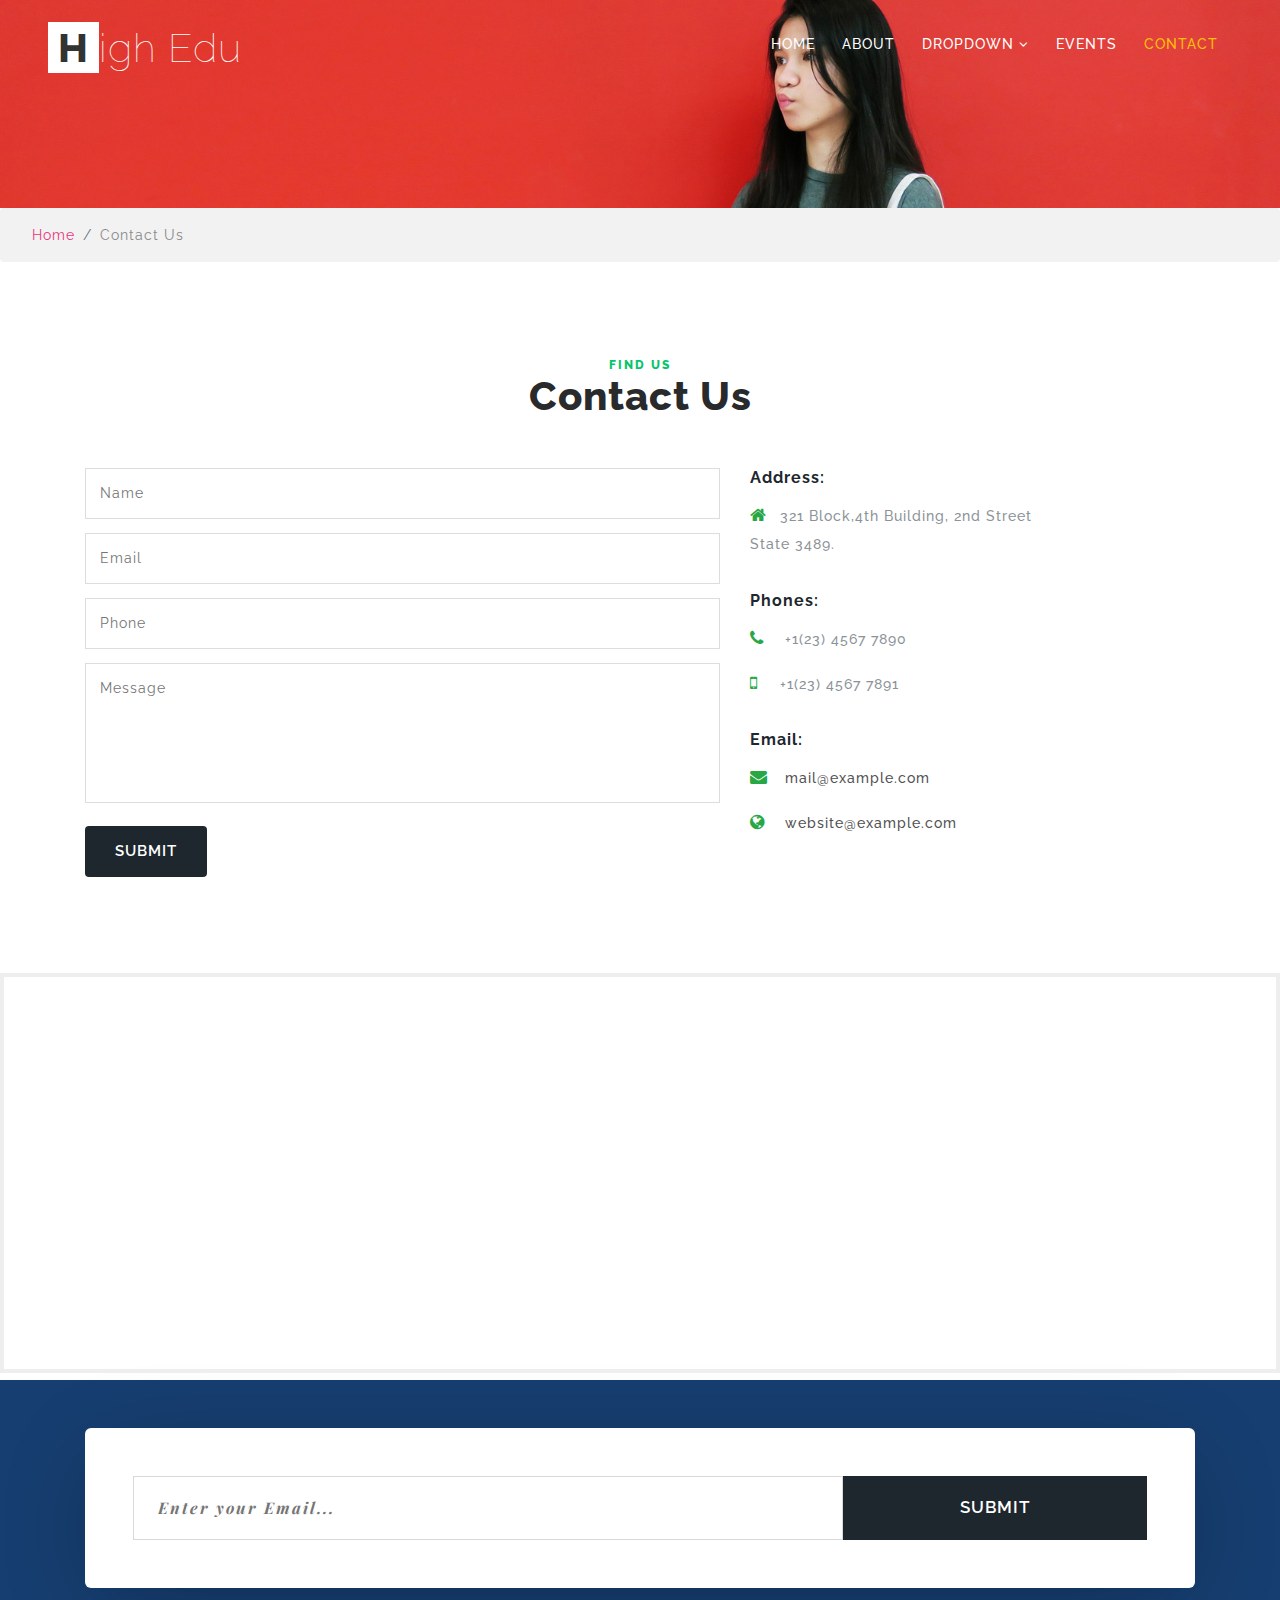
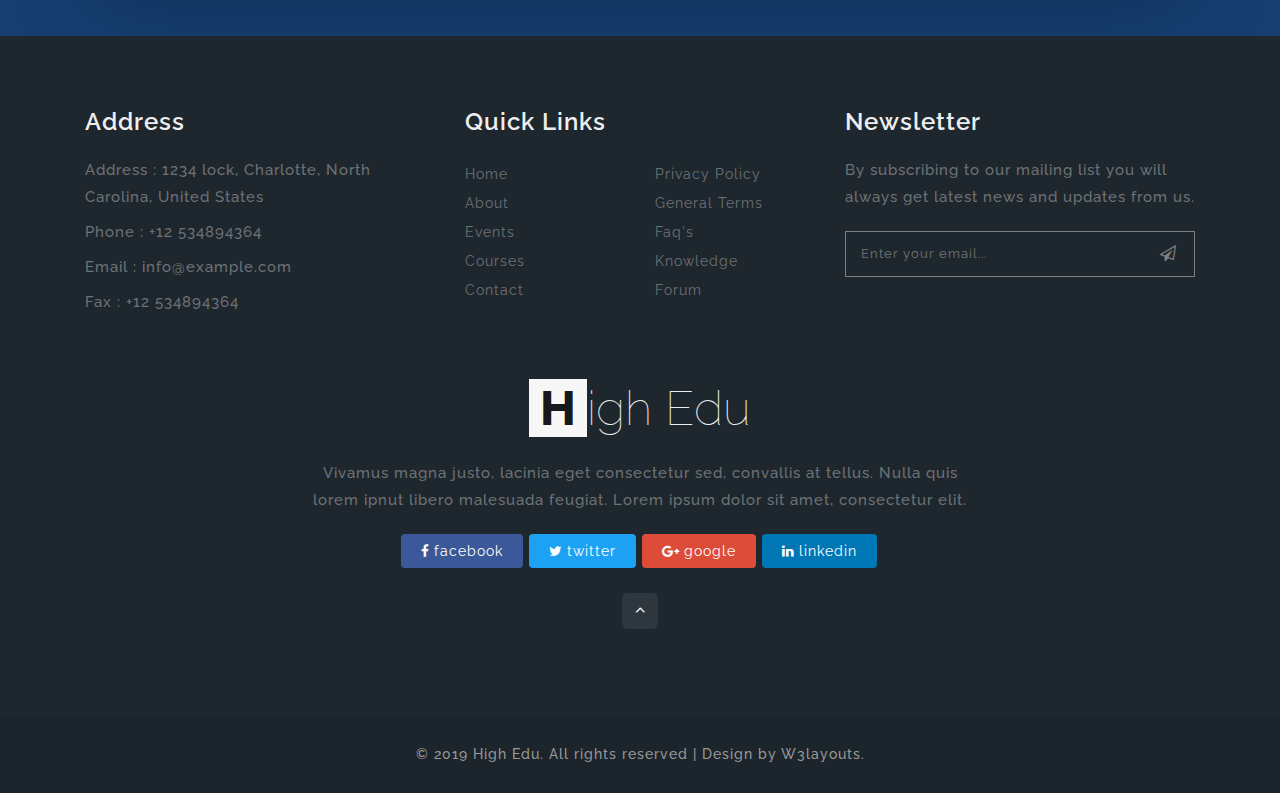
<file: web/contact.html>
<!--
Author: W3layouts
Author URL: http://w3layouts.com
License: Creative Commons Attribution 3.0 Unported
License URL: http://creativecommons.org/licenses/by/3.0/
-->

<!DOCTYPE html>
<html lang="zxx">

<head>
    <title>High Edu Education Category Bootstrap Responsive Web Template | Contact :: W3layouts</title>
    <!-- Meta tag Keywords -->
    <meta name="viewport" content="width=device-width, initial-scale=1">
    <meta charset="UTF-8" />
    <meta name="keywords" content="High Edu Responsive web template, Bootstrap Web Templates, Flat Web Templates, Android Compatible web template, Smartphone Compatible web template, free webdesigns for Nokia, Samsung, LG, SonyEricsson, Motorola web design" />
    <script>
        addEventListener("load", function() {
            setTimeout(hideURLbar, 0);
        }, false);

        function hideURLbar() {
            window.scrollTo(0, 1);
        }

    </script>
    <!-- //Meta tag Keywords -->

    <!-- Custom-Files -->
    <link rel="stylesheet" href="css/bootstrap.css">
    <!-- Bootstrap-Core-CSS -->
    <link rel="stylesheet" href="css/style.css" type="text/css" media="all" />
    <!-- Style-CSS -->
    <!-- font-awesome-icons -->
    <link href="css/font-awesome.css" rel="stylesheet">
    <!-- //font-awesome-icons -->
    <!-- /Fonts -->
    <link href="//fonts.googleapis.com/css?family=Poppins:100,100i,200,200i,300,300i,400,400i,500,500i,600,600i,700,700i,800,800i,900" rel="stylesheet">
    <link href="//fonts.googleapis.com/css?family=Playfair+Display:400,400i,700i" rel="stylesheet">
    <link href="//fonts.googleapis.com/css?family=Raleway:100,100i,200,200i,300,300i,400,400i,500,500i,600,600i,700,800" rel="stylesheet">
    <!-- //Fonts -->
</head>

<body>
    <!-- mian-content -->
    <!-- //header -->
    <div class="banner-content inner" id="home">
        <!-- header -->
        <header class="header">
            <div class="container-fluid px-lg-5">
                <!-- nav -->
                <nav class="py-4">
                    <div id="logo">
                        <h1> <a href="index.html"><span>H</span>igh Edu</a></h1>
                    </div>

                    <label for="drop" class="toggle">Menu</label>
                    <input type="checkbox" id="drop" />
                    <ul class="menu mt-2">
                        <li><a href="#">Home</a></li>
                        <li><a href="about.html">About</a></li>

                        <li>
                            <!-- First Tier Drop Down -->
                            <label for="drop-2" class="toggle">Dropdown <span class="fa fa-angle-down" aria-hidden="true"></span> </label>
                            <a href="#">Dropdown <span class="fa fa-angle-down" aria-hidden="true"></span></a>
                            <input type="checkbox" id="drop-2" />
                            <ul>
                                <li><a href="courses.html" class="scroll">Add link1</a></li>
                                <li><a href="courses.html">Add link2</a></li>
                                <li><a href="courses.html">Add link3</a></li>
                            </ul>
                        </li>
                        <li><a href="events.html">Events</a></li>
                        <li class="active"><a href="contact.html">Contact</a></li>
                    </ul>
                </nav>
                <!-- //nav -->
            </div>
        </header>
        <!-- //header -->
    </div>
    <!-- //header -->
    <!--// mian-content -->
    <!---->
    <ol class="breadcrumb">
        <li class="breadcrumb-item">
            <a href="index.html">Home</a>
        </li>
        <li class="breadcrumb-item active">Contact Us</li>
    </ol>
    <!---->
    <!--// mian-content -->
    <!-- banner -->
    <section class="ab-info-main py-md-5 py-4">
        <div class="container py-md-5 py-4">
            <h3 class="tittle text-center mb-lg-5 mb-3"><span class="sub-tittle">Find Us</span> Contact Us</h3>
            <div class="row contact-main-info">
                <div class="col-md-7 contact-right">
                    <form action="#" method="post">
                        <input type="text" name="Name" placeholder="Name" required="">
                        <input type="email" class="email" name="Email" placeholder="Email" required="">
                        <input type="text" name="Phone no" placeholder="Phone" required="">
                        <textarea name="Message" placeholder="Message" required=""></textarea>
                        <div class="read mt-3">
                            <button type="submit" class="btn submit">Submit</button>
                        </div>
                    </form>
                </div>
                <div class="col-md-5 contact-left">
                    <div class="address">
                        <h5>Address:</h5>
                        <p><span class="fa fa-home"></span>321 Block,4th Building, 2nd Street
                            <br> State 3489.</p>
                    </div>
                    <div class="address address-mdl">
                        <h5>Phones:</h5>
                        <p><span class="fa fa-phone"></span> +1(23) 4567 7890</p>
                        <p><span class="fa fa-mobile"></span>+1(23) 4567 7891</p>
                    </div>
                    <div class="address">
                        <h5>Email:</h5>
                        <p><span class="fa fa-envelope"></span> <a href="mailto:mail@example.com">mail@example.com</a></p>
                        <p><span class="fa fa-globe"></span> <a href="mailto:website@example.com">website@example.com</a></p>
                    </div>
                </div>
            </div>


        </div>
    </section>
    <section class="map">
        <iframe src="https://www.google.com/maps/embed?pb=!1m18!1m12!1m3!1d423286.27404345275!2d-118.69191921441556!3d34.02016130939095!2m3!1f0!2f0!3f0!3m2!1i1024!2i768!4f13.1!3m3!1m2!1s0x80c2c75ddc27da13%3A0xe22fdf6f254608f4!2sLos+Angeles%2C+CA%2C+USA!5e0!3m2!1sen!2sin!4v1522474296007" allowfullscreen></iframe>
    </section>

    <!-- //contact -->
    <!--/newsletter -->
    <section class="subscribe-main-w3pvt py-lg-5 py-4">
        <div class="container">
            <div class="newsletter-info text-center p-md-5 p-3">
                <form action="#" method="post" class="d-flex">
                    <input type="email" name="email" placeholder="Enter your Email..." required="">
                    <button type="submit" class="btn submit">Submit</button>
                </form>
            </div>
        </div>
    </section>
    <!--//newsletter-->
    <!--footer -->
    <footer>
        <section class="footer footer_1its py-5">
            <div class="container py-md-4">
                <div class="row footer-top mb-md-5 mb-4">
                    <div class="col-lg-4 col-md-6 footer-grid_section_1its">
                        <div class="footer-title-w3ls">
                            <h3>Address</h3>
                        </div>
                        <div class="footer-text">
                            <p>Address : 1234 lock, Charlotte, North Carolina, United States</p>
                            <p>Phone : +12 534894364</p>
                            <p>Email : <a href="mailto:info@example.com">info@example.com</a></p>
                            <p>Fax : +12 534894364</p>
                        </div>
                    </div>
                    <div class="col-lg-4 col-md-6 mt-md-0 mt-4 footer-grid_section_1its">
                        <div class="footer-title-w3ls">
                            <h3>Quick Links</h3>
                        </div>
                        <div class="row">
                            <ul class="col-6 links">
                                <li><a href="index.html">Home </a></li>
                                <li><a href="about.html">About </a></li>
                                <li><a href="events.html">Events</a></li>
                                <li><a href="courses.html">Courses</a></li>
                                <li><a href="contact.html">Contact </a></li>
                            </ul>
                            <ul class="col-6 links">
                                <li><a href="#">Privacy Policy </a></li>
                                <li><a href="#">General Terms </a></li>
                                <li><a href="#faq">Faq's </a></li>
                                <li><a href="#">Knowledge </a></li>
                                <li><a href="#">Forum </a></li>
                            </ul>
                        </div>
                    </div>
                    <div class="col-lg-4 col-md-12 mt-lg-0 mt-4 col-sm-12 footer-grid_section_1its">
                        <div class="footer-title-w3ls">
                            <h3>Newsletter</h3>
                        </div>
                        <div class="footer-text">
                            <p>By subscribing to our mailing list you will always get latest news and updates from us.</p>
                            <form action="#" method="post">
                                <input type="email" name="Email" placeholder="Enter your email..." required="">
                                <button class="btn1 btn"><span class="fa fa-paper-plane-o" aria-hidden="true"></span></button>
                                <div class="clearfix"> </div>
                            </form>
                        </div>
                    </div>
                </div>
                <div class="footer-grid_section text-center">
                    <div class="footer-title-w3ls mb-3">
                        <a href="index.html"><span>H</span>igh Edu</a>
                    </div>
                    <div class="footer-text">
                        <p>Vivamus magna justo, lacinia eget consectetur sed, convallis at tellus. Nulla quis lorem ipnut libero malesuada feugiat. Lorem ipsum dolor sit amet, consectetur elit.</p>
                    </div>
                    <ul class="social_section_1info">
                        <li class="mb-2 facebook"><a href="#"><span class="fa fa-facebook mr-1"></span>facebook</a></li>
                        <li class="mb-2 twitter"><a href="#"><span class="fa fa-twitter mr-1"></span>twitter</a></li>
                        <li class="google"><a href="#"><span class="fa fa-google-plus mr-1"></span>google</a></li>
                        <li class="linkedin"><a href="#"><span class="fa fa-linkedin mr-1"></span>linkedin</a></li>
                    </ul>
                </div>
                <div class="move-top-w3layouts text-center mt-3">
                    <a href="#home" class="move-top"> <span class="fa fa-angle-up  mb-3" aria-hidden="true"></span></a>
                </div>
            </div>
        </section>
    </footer>
    <!-- //footer -->

    <!-- copyright -->
    <div class="cpy-right text-center py-3">
        <p class="">© 2019 High Edu. All rights reserved | Design by
            <a href="http://w3layouts.com"> W3layouts.</a>
        </p>
    </div>
    <!-- //copyright -->

</body>

</html>
</file>
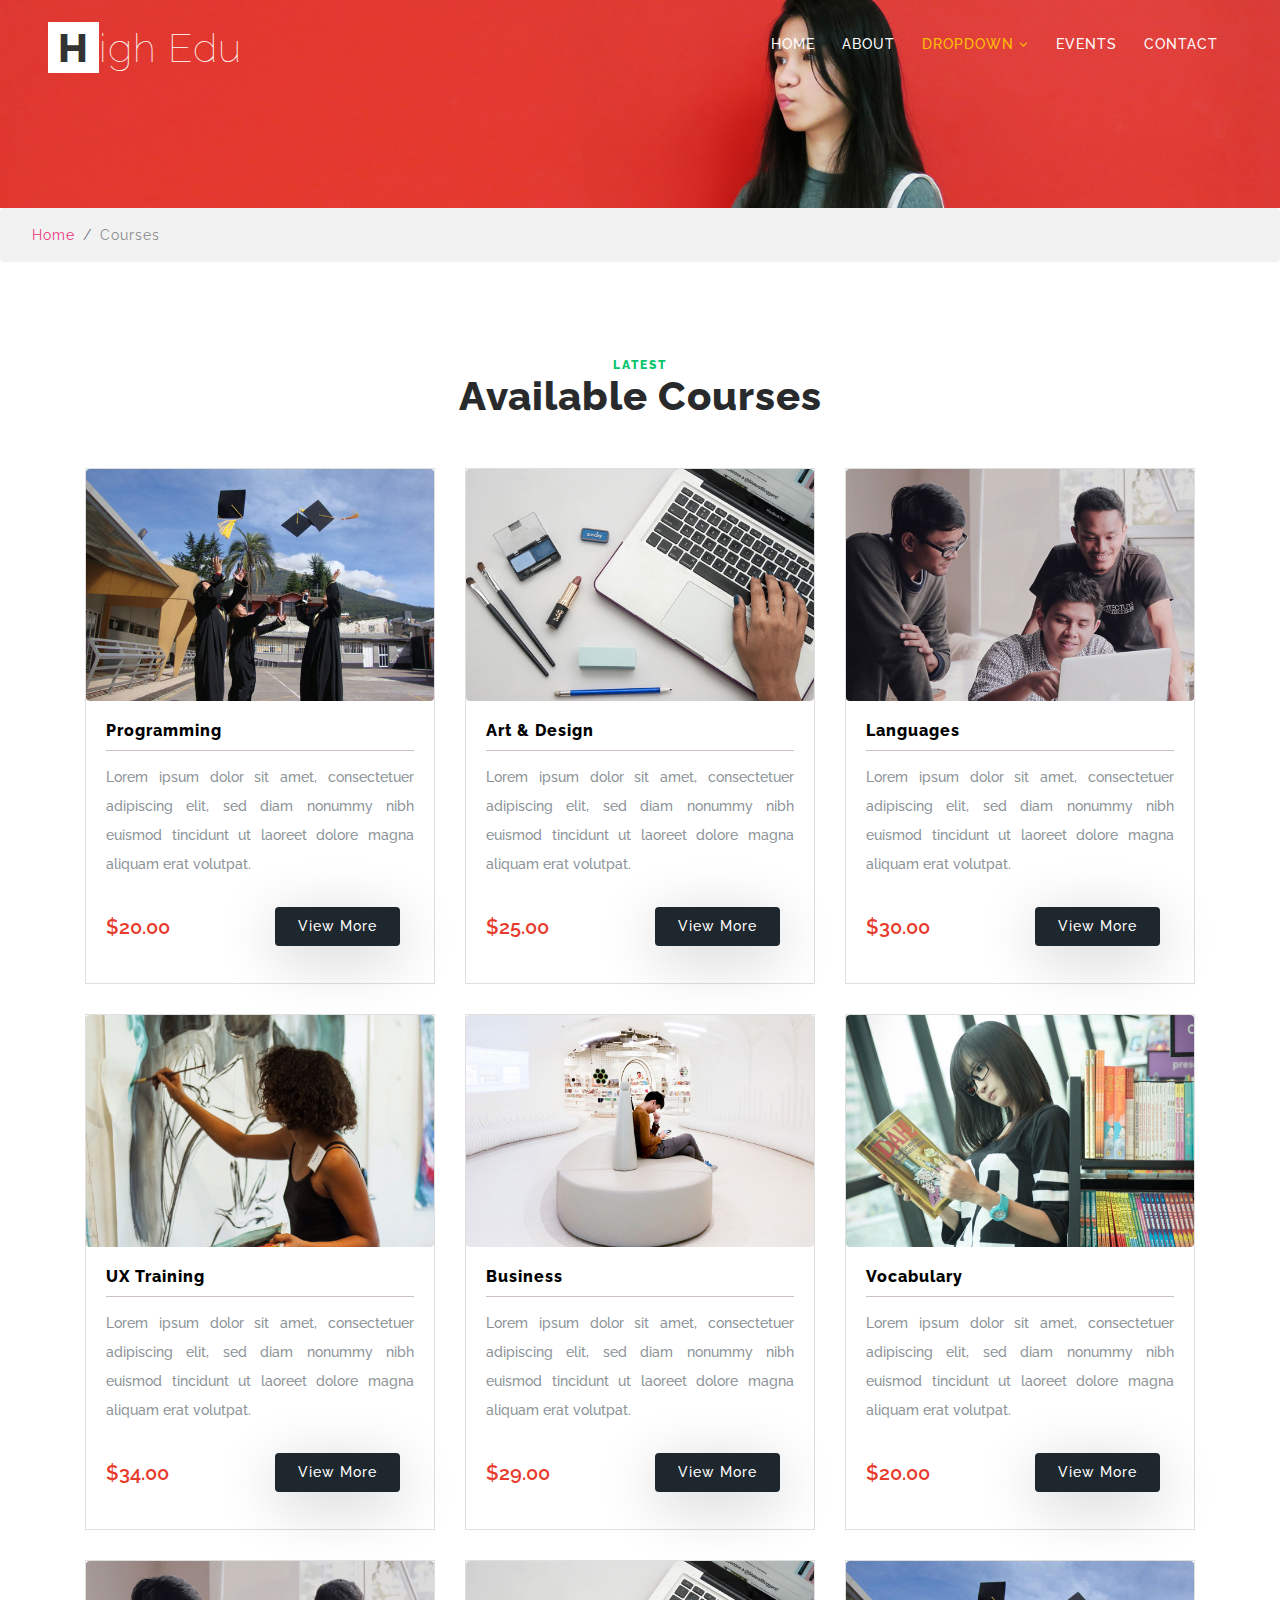
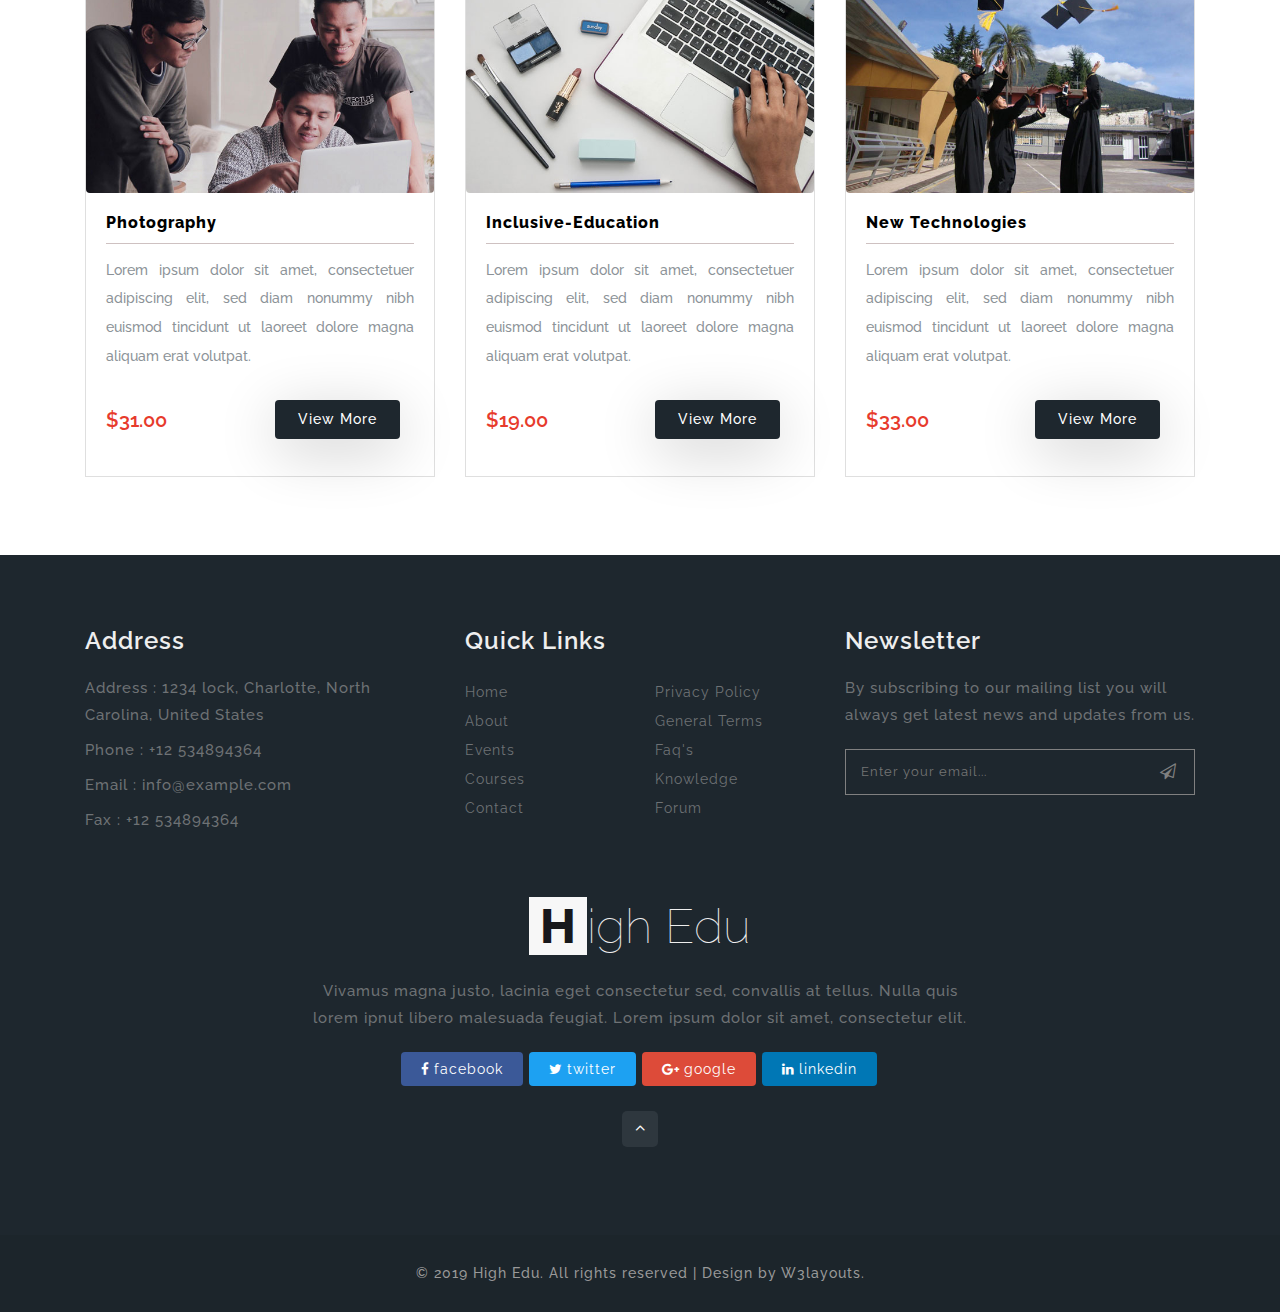
<file: web/courses.html>
<!--
Author: W3layouts
Author URL: http://w3layouts.com
License: Creative Commons Attribution 3.0 Unported
License URL: http://creativecommons.org/licenses/by/3.0/
-->

<!DOCTYPE html>
<html lang="zxx">

<head>
    <title>High Edu Education Category Bootstrap Responsive Web Template | Home :: W3layouts</title>
    <!-- Meta tag Keywords -->
    <meta name="viewport" content="width=device-width, initial-scale=1">
    <meta charset="UTF-8" />
    <meta name="keywords" content="High Edu Responsive web template, Bootstrap Web Templates, Flat Web Templates, Android Compatible web template, Smartphone Compatible web template, free webdesigns for Nokia, Samsung, LG, SonyEricsson, Motorola web design" />
    <script>
        addEventListener("load", function() {
            setTimeout(hideURLbar, 0);
        }, false);

        function hideURLbar() {
            window.scrollTo(0, 1);
        }

    </script>
    <!-- //Meta tag Keywords -->
    <!-- Custom-Files -->
    <link rel="stylesheet" href="css/bootstrap.css">
    <!-- Bootstrap-Core-CSS -->
    <link href="css/courses.css" rel="stylesheet" type="text/css" media="all">
    <link rel="stylesheet" href="css/style.css" type="text/css" media="all" />
    <!-- Style-CSS -->
    <!-- font-awesome-icons -->
    <link href="css/font-awesome.css" rel="stylesheet">
    <!-- //font-awesome-icons -->
    <!-- /Fonts -->
    <link href="//fonts.googleapis.com/css?family=Poppins:100,100i,200,200i,300,300i,400,400i,500,500i,600,600i,700,700i,800,800i,900" rel="stylesheet">
    <link href="//fonts.googleapis.com/css?family=Playfair+Display:400,400i,700i" rel="stylesheet">
    <link href="//fonts.googleapis.com/css?family=Raleway:100,100i,200,200i,300,300i,400,400i,500,500i,600,600i,700,800" rel="stylesheet">
    <!-- //Fonts -->

</head>

<body>

    <!-- mian-content -->
    <!-- //header -->
    <div class="banner-content inner" id="home">
        <!-- header -->
        <header class="header">
            <div class="container-fluid px-lg-5">
                <!-- nav -->
                <nav class="py-4">
                    <div id="logo">
                        <h1> <a href="index.html"><span>H</span>igh Edu</a></h1>
                    </div>

                    <label for="drop" class="toggle">Menu</label>
                    <input type="checkbox" id="drop" />
                    <ul class="menu mt-2">
                        <li><a href="#">Home</a></li>
                        <li><a href="about.html">About</a></li>

                        <li class="active">
                            <!-- First Tier Drop Down -->
                            <label for="drop-2" class="toggle">Dropdown <span class="fa fa-angle-down" aria-hidden="true"></span> </label>
                            <a href="#">Dropdown <span class="fa fa-angle-down" aria-hidden="true"></span></a>
                            <input type="checkbox" id="drop-2" />
                            <ul>
                                <li><a href="courses.html" class="scroll">Add link1</a></li>
                                <li><a href="courses.html">Add link2</a></li>
                                <li><a href="courses.html">Add link3</a></li>
                            </ul>
                        </li>
                        <li><a href="events.html">Events</a></li>
                        <li><a href="contact.html">Contact</a></li>
                    </ul>
                </nav>
                <!-- //nav -->
            </div>
        </header>
        <!-- //header -->
    </div>
    <!-- //header -->
    <!--// mian-content -->
    <!---->
    <ol class="breadcrumb">
        <li class="breadcrumb-item">
            <a href="index.html">Home</a>
        </li>
        <li class="breadcrumb-item active">Courses</li>
    </ol>
    <!---->
    <!--// mian-content -->
    <!-- banner -->
    <section class="ab-info-main py-md-5 py-4">
        <div class="container">
            <div class="ab-info-grids pt-md-5 pt-3">
                <h3 class="tittle text-center mb-lg-5 mb-3"><span class="sub-tittle">Latest</span>Available Courses</h3>
                <div id="products" class="row view-group">
                    <div class="item col-lg-4">
                        <div class="thumbnail card">
                            <div class="img-event">
                                <img class="group list-group-image img-fluid" src="images/g1.jpg" alt="" />
                            </div>
                            <div class="caption card-body">
                                <h4 class="group card-title inner list-group-item-heading">
                                    Programming</h4>
                                <p class="group inner list-group-item-text">
                                    Lorem ipsum dolor sit amet, consectetuer adipiscing elit, sed diam nonummy nibh euismod tincidunt ut laoreet dolore magna aliquam erat volutpat.</p>
                                <div class="row">
                                    <div class="col-6">
                                        <p class="lead">
                                            $20.00</p>
                                    </div>
                                    <div class="col-6 ban-buttons">
                                        <a class="btn btn-course" href="single.html">View More</a>
                                    </div>
                                </div>
                            </div>
                        </div>
                    </div>
                    <div class="item col-lg-4">
                        <div class="thumbnail card">
                            <div class="img-event">
                                <img class="group list-group-image img-fluid" src="images/g2.jpg" alt="" />
                            </div>
                            <div class="caption card-body">
                                <h4 class="group card-title inner list-group-item-heading">
                                    Art & Design</h4>
                                <p class="group inner list-group-item-text">
                                    Lorem ipsum dolor sit amet, consectetuer adipiscing elit, sed diam nonummy nibh euismod tincidunt ut laoreet dolore magna aliquam erat volutpat.</p>
                                <div class="row">
                                    <div class="col-6">
                                        <p class="lead">
                                            $25.00</p>
                                    </div>
                                    <div class="col-6 ban-buttons">
                                        <a class="btn btn-course" href="single.html">View More</a>
                                    </div>
                                </div>
                            </div>
                        </div>
                    </div>
                    <div class="item col-lg-4">
                        <div class="thumbnail card">
                            <div class="img-event">
                                <img class="group list-group-image img-fluid" src="images/g3.jpg" alt="" />
                            </div>
                            <div class="caption card-body">
                                <h4 class="group card-title inner list-group-item-heading">
                                    Languages</h4>
                                <p class="group inner list-group-item-text">
                                    Lorem ipsum dolor sit amet, consectetuer adipiscing elit, sed diam nonummy nibh euismod tincidunt ut laoreet dolore magna aliquam erat volutpat.</p>
                                <div class="row">
                                    <div class="col-6">
                                        <p class="lead">
                                            $30.00</p>
                                    </div>
                                    <div class="col-6 ban-buttons">
                                        <a class="btn btn-course" href="single.html">View More</a>
                                    </div>
                                </div>
                            </div>
                        </div>
                    </div>
                    <div class="item col-lg-4">
                        <div class="thumbnail card">
                            <div class="img-event">
                                <img class="group list-group-image img-fluid" src="images/g4.jpg" alt="" />
                            </div>
                            <div class="caption card-body">
                                <h4 class="group card-title inner list-group-item-heading">
                                    UX Training</h4>
                                <p class="group inner list-group-item-text">
                                    Lorem ipsum dolor sit amet, consectetuer adipiscing elit, sed diam nonummy nibh euismod tincidunt ut laoreet dolore magna aliquam erat volutpat.</p>
                                <div class="row">
                                    <div class="col-6">
                                        <p class="lead">
                                            $34.00</p>
                                    </div>
                                    <div class="col-6 ban-buttons">
                                        <a class="btn btn-course" href="single.html">View More</a>
                                    </div>
                                </div>
                            </div>
                        </div>
                    </div>
                    <div class="item col-lg-4">
                        <div class="thumbnail card">
                            <div class="img-event">
                                <img class="group list-group-image img-fluid" src="images/g5.jpg" alt="" />
                            </div>
                            <div class="caption card-body">
                                <h4 class="group card-title inner list-group-item-heading">
                                    Business</h4>
                                <p class="group inner list-group-item-text">
                                    Lorem ipsum dolor sit amet, consectetuer adipiscing elit, sed diam nonummy nibh euismod tincidunt ut laoreet dolore magna aliquam erat volutpat.</p>
                                <div class="row">
                                    <div class="col-6">
                                        <p class="lead">
                                            $29.00</p>
                                    </div>
                                    <div class="col-6 ban-buttons">
                                        <a class="btn btn-course" href="single.html">View More</a>
                                    </div>
                                </div>
                            </div>
                        </div>
                    </div>
                    <div class="item col-lg-4">
                        <div class="thumbnail card">
                            <div class="img-event">
                                <img class="group list-group-image img-fluid" src="images/g6.jpg" alt="" />
                            </div>
                            <div class="caption card-body">
                                <h4 class="group card-title inner list-group-item-heading">
                                    Vocabulary</h4>
                                <p class="group inner list-group-item-text">
                                    Lorem ipsum dolor sit amet, consectetuer adipiscing elit, sed diam nonummy nibh euismod tincidunt ut laoreet dolore magna aliquam erat volutpat.</p>
                                <div class="row">
                                    <div class="col-6">
                                        <p class="lead">
                                            $20.00</p>
                                    </div>
                                    <div class="col-6 ban-buttons">
                                        <a class="btn btn-course" href="single.html">View More</a>
                                    </div>
                                </div>
                            </div>
                        </div>
                    </div>
                    <div class="item col-lg-4">
                        <div class="thumbnail card">
                            <div class="img-event">
                                <img class="group list-group-image img-fluid" src="images/g3.jpg" alt="" />
                            </div>
                            <div class="caption card-body">
                                <h4 class="group card-title inner list-group-item-heading">
                                    Photography</h4>
                                <p class="group inner list-group-item-text">
                                    Lorem ipsum dolor sit amet, consectetuer adipiscing elit, sed diam nonummy nibh euismod tincidunt ut laoreet dolore magna aliquam erat volutpat.</p>
                                <div class="row">
                                    <div class="col-6">
                                        <p class="lead">
                                            $31.00</p>
                                    </div>
                                    <div class="col-6 ban-buttons">
                                        <a class="btn btn-course" href="single.html">View More</a>
                                    </div>
                                </div>
                            </div>
                        </div>
                    </div>
                    <div class="item col-lg-4">
                        <div class="thumbnail card">
                            <div class="img-event">
                                <img class="group list-group-image img-fluid" src="images/g2.jpg" alt="" />
                            </div>
                            <div class="caption card-body">
                                <h4 class="group card-title inner list-group-item-heading">
                                    Inclusive-education</h4>
                                <p class="group inner list-group-item-text">
                                    Lorem ipsum dolor sit amet, consectetuer adipiscing elit, sed diam nonummy nibh euismod tincidunt ut laoreet dolore magna aliquam erat volutpat.</p>
                                <div class="row">
                                    <div class="col-6">
                                        <p class="lead">
                                            $19.00</p>
                                    </div>
                                    <div class="col-6 ban-buttons">
                                        <a class="btn btn-course" href="single.html">View More</a>
                                    </div>
                                </div>
                            </div>
                        </div>
                    </div>
                    <div class="item col-lg-4 thumb-last">
                        <div class="thumbnail card">
                            <div class="img-event">
                                <img class="group list-group-image img-fluid" src="images/g1.jpg" alt="" />
                            </div>
                            <div class="caption card-body">
                                <h4 class="group card-title inner list-group-item-heading">
                                    New Technologies</h4>
                                <p class="group inner list-group-item-text">
                                    Lorem ipsum dolor sit amet, consectetuer adipiscing elit, sed diam nonummy nibh euismod tincidunt ut laoreet dolore magna aliquam erat volutpat.</p>
                                <div class="row">
                                    <div class="col-6">
                                        <p class="lead">
                                            $33.00</p>
                                    </div>
                                    <div class="col-6 ban-buttons">
                                        <a class="btn btn-course" href="single.html">View More</a>
                                    </div>
                                </div>
                            </div>
                        </div>
                    </div>
                </div>
            </div>
        </div>
    </section>
    <!-- //banner -->
    <!--footer -->
    <footer>
        <section class="footer footer_1its py-5">
            <div class="container py-md-4">
                <div class="row footer-top mb-md-5 mb-4">
                    <div class="col-lg-4 col-md-6 footer-grid_section_1its">
                        <div class="footer-title-w3ls">
                            <h3>Address</h3>
                        </div>
                        <div class="footer-text">
                            <p>Address : 1234 lock, Charlotte, North Carolina, United States</p>
                            <p>Phone : +12 534894364</p>
                            <p>Email : <a href="mailto:info@example.com">info@example.com</a></p>
                            <p>Fax : +12 534894364</p>
                        </div>
                    </div>
                    <div class="col-lg-4 col-md-6 mt-md-0 mt-4 footer-grid_section_1its">
                        <div class="footer-title-w3ls">
                            <h3>Quick Links</h3>
                        </div>
                        <div class="row">
                            <ul class="col-6 links">
                                <li><a href="index.html">Home </a></li>
                                <li><a href="about.html">About </a></li>
                                <li><a href="events.html">Events</a></li>
                                <li><a href="courses.html">Courses</a></li>
                                <li><a href="contact.html">Contact </a></li>
                            </ul>
                            <ul class="col-6 links">
                                <li><a href="#">Privacy Policy </a></li>
                                <li><a href="#">General Terms </a></li>
                                <li><a href="#faq">Faq's </a></li>
                                <li><a href="#">Knowledge </a></li>
                                <li><a href="#">Forum </a></li>
                            </ul>
                        </div>
                    </div>
                    <div class="col-lg-4 col-md-12 mt-lg-0 mt-4 col-sm-12 footer-grid_section_1its">
                        <div class="footer-title-w3ls">
                            <h3>Newsletter</h3>
                        </div>
                        <div class="footer-text">
                            <p>By subscribing to our mailing list you will always get latest news and updates from us.</p>
                            <form action="#" method="post">
                                <input type="email" name="Email" placeholder="Enter your email..." required="">
                                <button class="btn1 btn"><span class="fa fa-paper-plane-o" aria-hidden="true"></span></button>
                                <div class="clearfix"> </div>
                            </form>
                        </div>
                    </div>
                </div>
                <div class="footer-grid_section text-center">
                    <div class="footer-title-w3ls mb-3">
                        <a href="index.html"><span>H</span>igh Edu</a>
                    </div>
                    <div class="footer-text">
                        <p>Vivamus magna justo, lacinia eget consectetur sed, convallis at tellus. Nulla quis lorem ipnut libero malesuada feugiat. Lorem ipsum dolor sit amet, consectetur elit.</p>
                    </div>
                    <ul class="social_section_1info">
                        <li class="mb-2 facebook"><a href="#"><span class="fa fa-facebook mr-1"></span>facebook</a></li>
                        <li class="mb-2 twitter"><a href="#"><span class="fa fa-twitter mr-1"></span>twitter</a></li>
                        <li class="google"><a href="#"><span class="fa fa-google-plus mr-1"></span>google</a></li>
                        <li class="linkedin"><a href="#"><span class="fa fa-linkedin mr-1"></span>linkedin</a></li>
                    </ul>
                </div>
                <div class="move-top-w3layouts text-center mt-3">
                    <a href="#home" class="move-top"> <span class="fa fa-angle-up  mb-3" aria-hidden="true"></span></a>
                </div>
            </div>
        </section>
    </footer>
    <!-- //footer -->
    <!-- copyright -->
    <div class="cpy-right text-center py-3">
        <p class="">© 2019 High Edu. All rights reserved | Design by
            <a href="http://w3layouts.com"> W3layouts.</a>
        </p>
    </div>
    <!-- //copyright -->
</body>

</html>
</file>
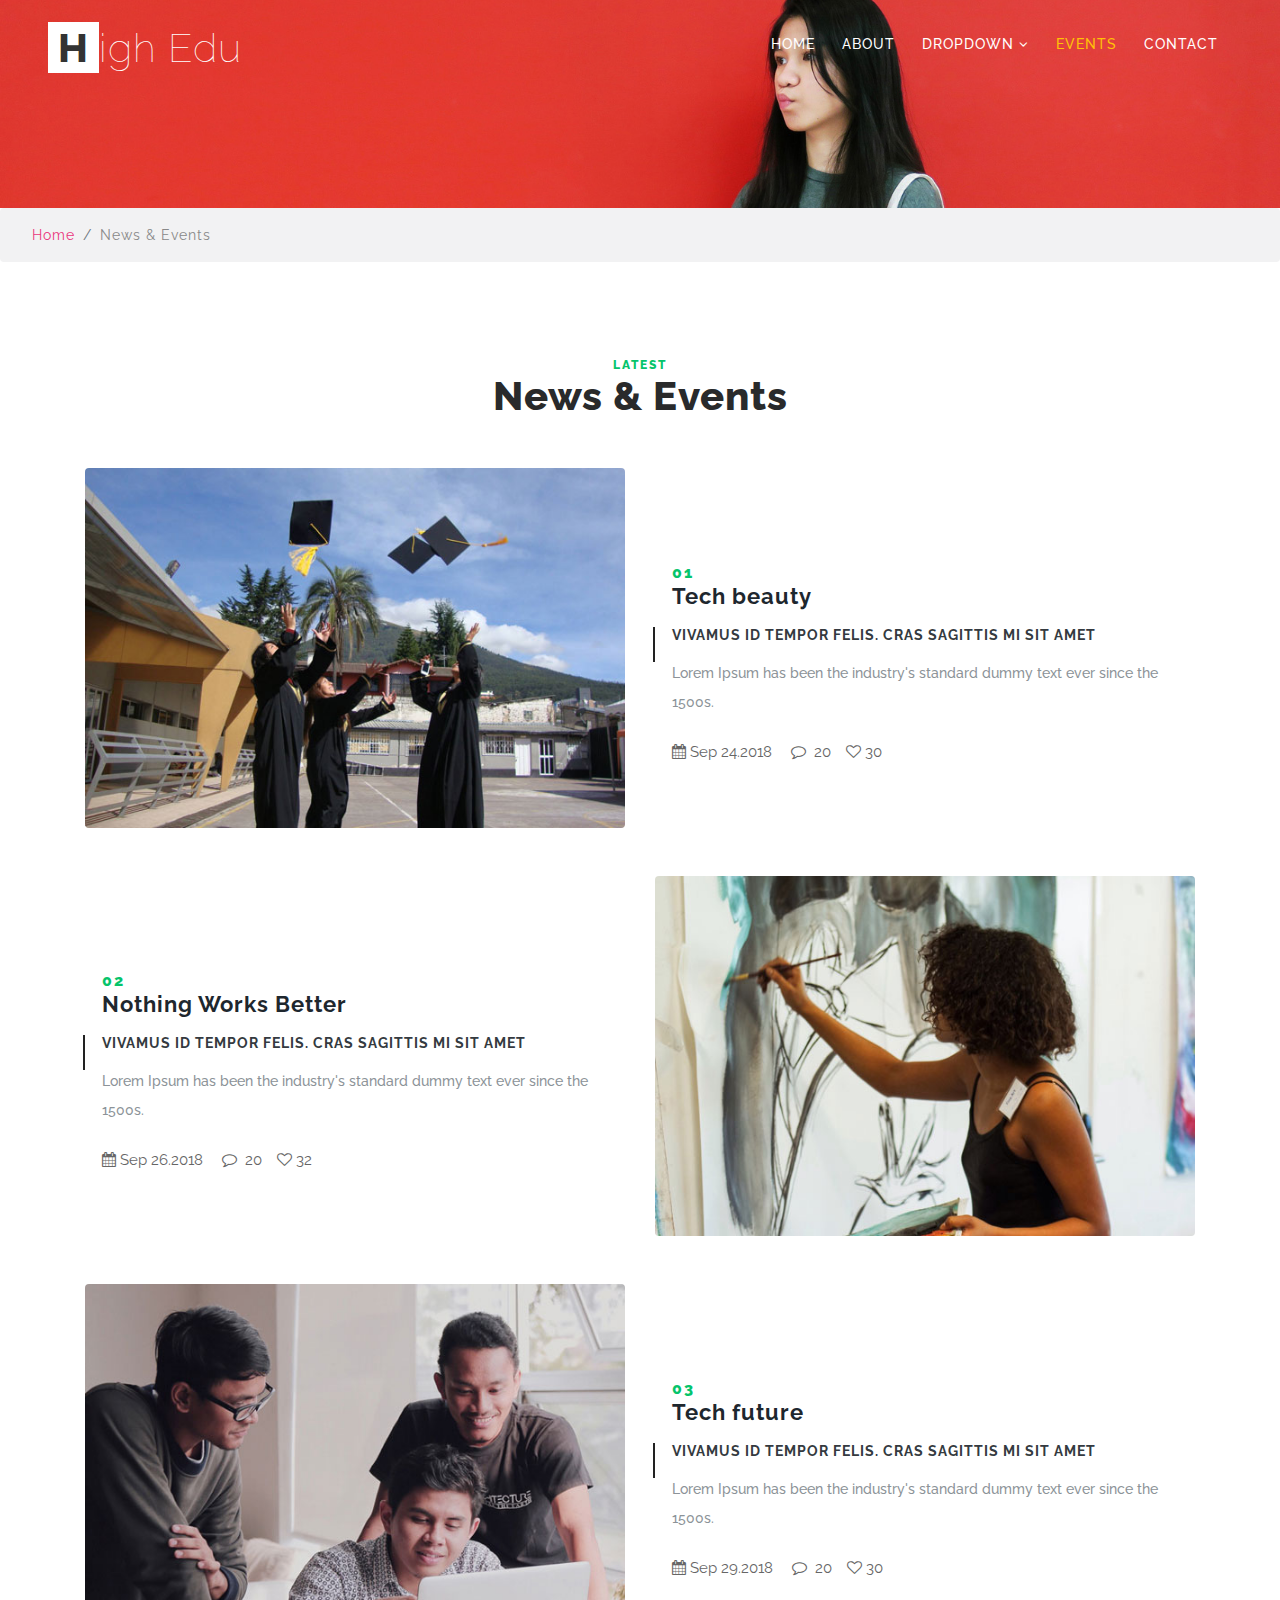
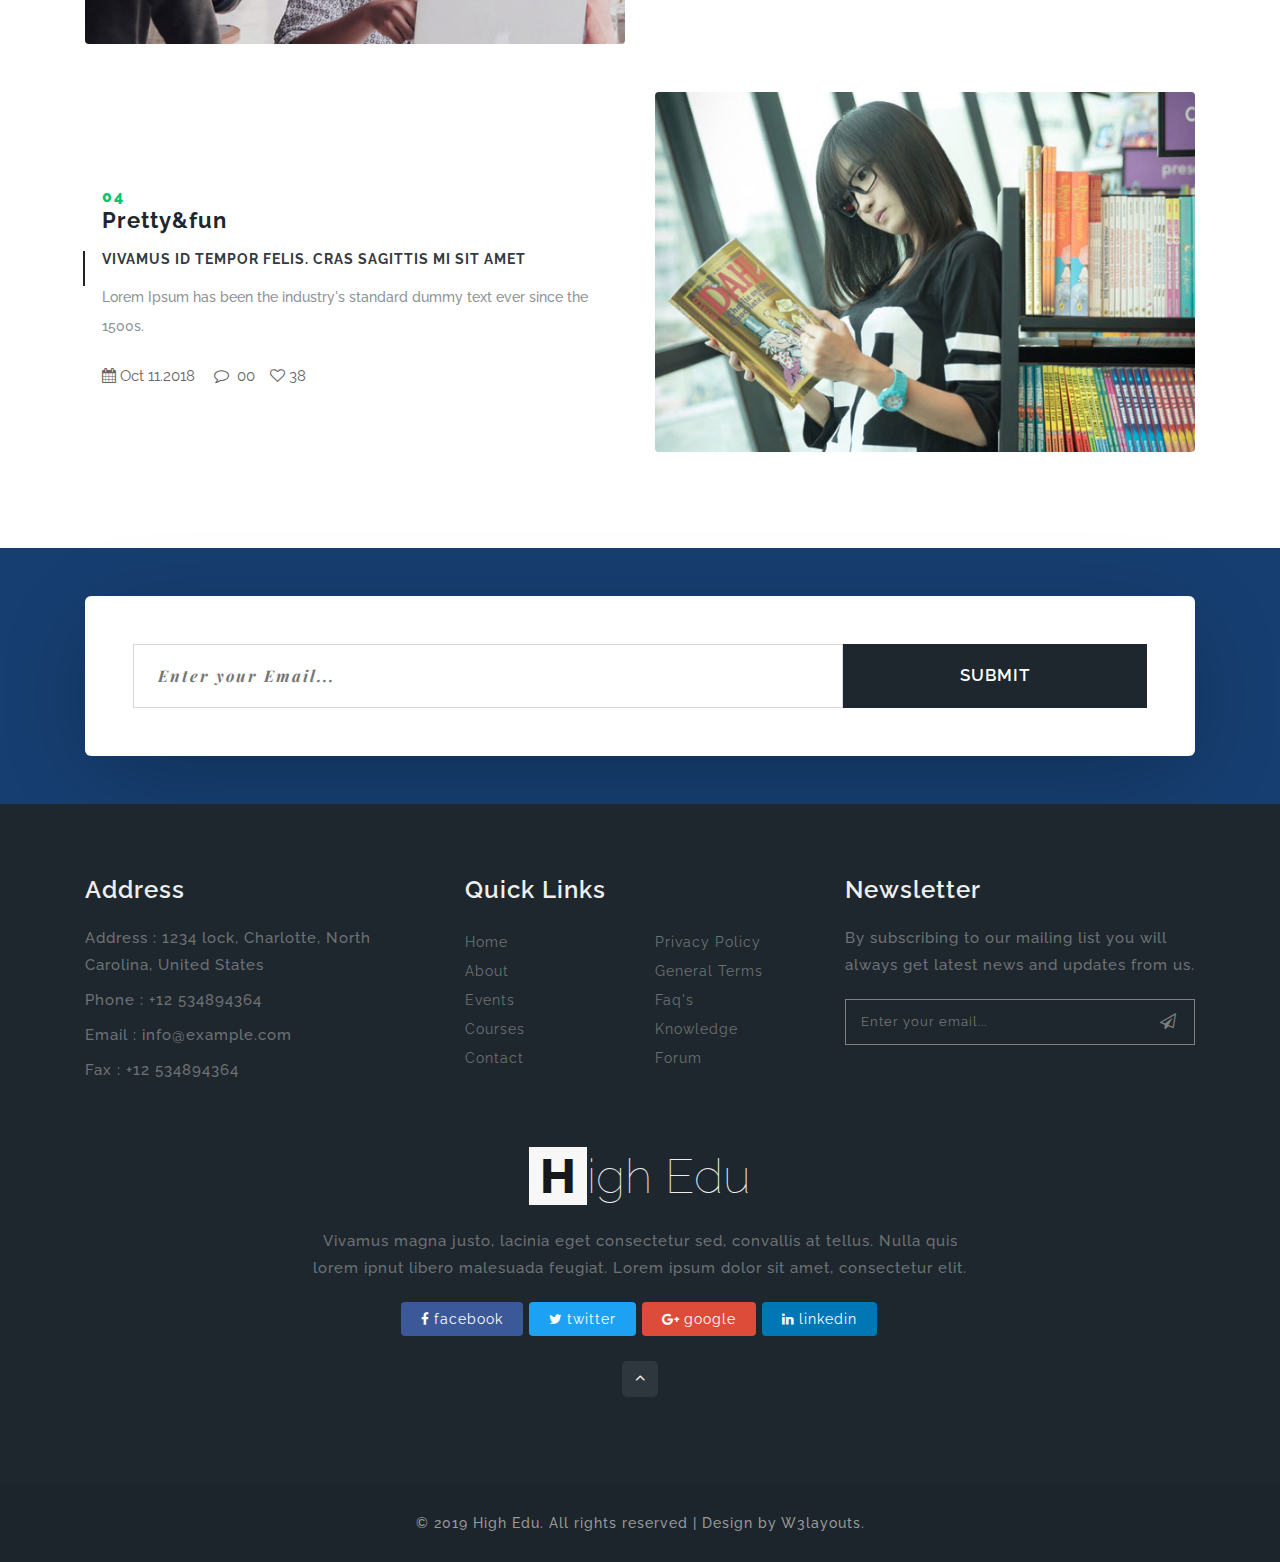
<file: web/events.html>
<!--
Author: W3layouts
Author URL: http://w3layouts.com
License: Creative Commons Attribution 3.0 Unported
License URL: http://creativecommons.org/licenses/by/3.0/
-->

<!DOCTYPE html>
<html lang="zxx">

<head>
    <title>High Edu Education Category Bootstrap Responsive Web Template | Events :: W3layouts</title>
    <!-- Meta tag Keywords -->
    <meta name="viewport" content="width=device-width, initial-scale=1">
    <meta charset="UTF-8" />
    <meta name="keywords" content="High Edu Responsive web template, Bootstrap Web Templates, Flat Web Templates, Android Compatible web template, Smartphone Compatible web template, free webdesigns for Nokia, Samsung, LG, SonyEricsson, Motorola web design" />
    <script>
        addEventListener("load", function() {
            setTimeout(hideURLbar, 0);
        }, false);

        function hideURLbar() {
            window.scrollTo(0, 1);
        }

    </script>
    <!-- //Meta tag Keywords -->

    <!-- Custom-Files -->
    <link rel="stylesheet" href="css/bootstrap.css">
    <!-- Bootstrap-Core-CSS -->
    <link rel="stylesheet" href="css/style.css" type="text/css" media="all" />
    <!-- Style-CSS -->
    <!-- font-awesome-icons -->
    <link href="css/font-awesome.css" rel="stylesheet">
    <!-- //font-awesome-icons -->
    <!-- /Fonts -->
    <link href="//fonts.googleapis.com/css?family=Poppins:100,100i,200,200i,300,300i,400,400i,500,500i,600,600i,700,700i,800,800i,900" rel="stylesheet">
    <link href="//fonts.googleapis.com/css?family=Playfair+Display:400,400i,700i" rel="stylesheet">
    <link href="//fonts.googleapis.com/css?family=Raleway:100,100i,200,200i,300,300i,400,400i,500,500i,600,600i,700,800" rel="stylesheet">
    <!-- //Fonts -->
</head>

<body>
    <!-- mian-content -->
    <!-- //header -->
    <div class="banner-content inner" id="home">
        <!-- header -->
        <header class="header">
            <div class="container-fluid px-lg-5">
                <!-- nav -->
                <nav class="py-4">
                    <div id="logo">
                        <h1> <a href="index.html"><span>H</span>igh Edu</a></h1>
                    </div>

                    <label for="drop" class="toggle">Menu</label>
                    <input type="checkbox" id="drop" />
                    <ul class="menu mt-2">
                        <li><a href="#">Home</a></li>
                        <li><a href="about.html">About</a></li>

                        <li>
                            <!-- First Tier Drop Down -->
                            <label for="drop-2" class="toggle">Dropdown <span class="fa fa-angle-down" aria-hidden="true"></span> </label>
                            <a href="#">Dropdown <span class="fa fa-angle-down" aria-hidden="true"></span></a>
                            <input type="checkbox" id="drop-2" />
                            <ul>
                                <li><a href="courses.html" class="scroll">Add link1</a></li>
                                <li><a href="courses.html">Add link2</a></li>
                                <li><a href="courses.html">Add link3</a></li>
                            </ul>
                        </li>
                        <li class="active"><a href="events.html">Events</a></li>
                        <li><a href="contact.html">Contact</a></li>
                    </ul>
                </nav>
                <!-- //nav -->
            </div>
        </header>
        <!-- //header -->
    </div>
    <!-- //header -->
    <!--// mian-content -->
    <!---->
    <ol class="breadcrumb">
        <li class="breadcrumb-item">
            <a href="index.html">Home</a>
        </li>
        <li class="breadcrumb-item active">News & Events</li>
    </ol>
    <!---->
    <!--// mian-content -->
    <!-- banner -->
    <section class="ab-info-main py-md-5 py-4">
        <div class="container py-md-5 py-4">
            <h3 class="tittle text-center mb-lg-5 mb-3"><span class="sub-tittle">Latest</span> News & Events</h3>
            <div class="row mt-lg-5 mt-4">
                <div class="col-md-6 events-img">
                    <a href="single.html"><img src="images/g1.jpg" class="img-fluid" alt="user-image" /></a>
                </div>
                <div class="col-md-6 events-info">
                    <h3><span class="sub-tittle">01</span> Tech beauty</h3>
                    <h4 class="my-3"><a href="single.html" class="text-dark">VIVAMUS ID TEMPOR FELIS. CRAS SAGITTIS MI SIT AMET</a></h4>
                    <p>Lorem Ipsum has been the industry's standard dummy text ever since the 1500s.</p>
                    <ul class="events-icons new-inf mt-md-4 mt-3 d-flex">
                        <li><a href="#"><span class="fa fa-calendar"></span></a> Sep 24.2018</li>
                        <li><a href="#"><span class="fa fa-comment-o mx-1"></span> 20</a></li>
                        <li><a href="#"><span class="fa fa-heart-o"></span> 30 </a></li>
                    </ul>
                </div>
            </div>
            <div class="row mt-lg-5 mt-4">
                <div class="col-md-6 events-info">
                    <h3><span class="sub-tittle">02</span> Nothing Works Better</h3>
                    <h4 class="my-3"><a href="single.html" class="text-dark">VIVAMUS ID TEMPOR FELIS. CRAS SAGITTIS MI SIT AMET</a></h4>
                    <p>Lorem Ipsum has been the industry's standard dummy text ever since the 1500s.</p>
                    <ul class="events-icons new-inf mt-md-4 mt-3 d-flex">
                        <li><a href="#"><span class="fa fa-calendar"></span></a> Sep 26.2018</li>
                        <li><a href="#"><span class="fa fa-comment-o mx-1"></span> 20</a></li>
                        <li><a href="#"><span class="fa fa-heart-o"></span> 32 </a></li>
                    </ul>
                </div>
                <div class="col-md-6 events-img">
                    <a href="single.html"><img src="images/g4.jpg" class="img-fluid" alt="user-image" /></a>
                </div>
            </div>
            <div class="row mt-lg-5 mt-4">
                <div class="col-md-6 events-img">
                    <a href="single.html"><img src="images/g3.jpg" class="img-fluid" alt="user-image" /></a>
                </div>
                <div class="col-md-6 events-info">
                    <h3><span class="sub-tittle">03</span>Tech future</h3>
                    <h4 class="my-3"><a href="single.html" class="text-dark">VIVAMUS ID TEMPOR FELIS. CRAS SAGITTIS MI SIT AMET</a></h4>
                    <p>Lorem Ipsum has been the industry's standard dummy text ever since the 1500s.</p>
                    <ul class="events-icons new-inf mt-md-4 mt-3 d-flex">
                        <li><a href="#"><span class="fa fa-calendar"></span></a> Sep 29.2018</li>
                        <li><a href="#"><span class="fa fa-comment-o mx-1"></span> 20</a></li>
                        <li><a href="#"><span class="fa fa-heart-o"></span> 30 </a></li>
                    </ul>
                </div>
            </div>
            <div class="row mt-lg-5 mt-4">
                <div class="col-md-6 events-info">
                    <h3><span class="sub-tittle">04</span>Pretty&fun</h3>
                    <h4 class="my-3"><a href="single.html" class="text-dark">VIVAMUS ID TEMPOR FELIS. CRAS SAGITTIS MI SIT AMET</a></h4>
                    <p>Lorem Ipsum has been the industry's standard dummy text ever since the 1500s.</p>
                    <ul class="events-icons new-inf mt-md-4 mt-3 d-flex">
                        <li><a href="#"><span class="fa fa-calendar"></span></a> Oct 11.2018</li>
                        <li><a href="#"><span class="fa fa-comment-o mx-1"></span> 00</a></li>
                        <li><a href="#"><span class="fa fa-heart-o"></span> 38 </a></li>
                    </ul>
                </div>
                <div class="col-md-6 events-img">
                    <a href="single.html"> <img src="images/g6.jpg" class="img-fluid" alt="user-image" /></a>
                </div>
            </div>
        </div>
    </section>
    <!-- //contact -->
    <!--/newsletter -->
    <section class="subscribe-main-w3pvt py-lg-5 py-4">
        <div class="container">
            <div class="newsletter-info text-center p-md-5 p-3">
                <form action="#" method="post" class="d-flex">
                    <input type="email" name="email" placeholder="Enter your Email..." required="">
                    <button type="submit" class="btn submit">Submit</button>
                </form>
            </div>
        </div>
    </section>
    <!--//newsletter-->
    <!--footer -->
    <footer>
        <section class="footer footer_1its py-5">
            <div class="container py-md-4">
                <div class="row footer-top mb-md-5 mb-4">
                    <div class="col-lg-4 col-md-6 footer-grid_section_1its">
                        <div class="footer-title-w3ls">
                            <h3>Address</h3>
                        </div>
                        <div class="footer-text">
                            <p>Address : 1234 lock, Charlotte, North Carolina, United States</p>
                            <p>Phone : +12 534894364</p>
                            <p>Email : <a href="mailto:info@example.com">info@example.com</a></p>
                            <p>Fax : +12 534894364</p>
                        </div>
                    </div>
                    <div class="col-lg-4 col-md-6 mt-md-0 mt-4 footer-grid_section_1its">
                        <div class="footer-title-w3ls">
                            <h3>Quick Links</h3>
                        </div>
                        <div class="row">
                            <ul class="col-6 links">
                                <li><a href="index.html">Home </a></li>
                                <li><a href="about.html">About </a></li>
                                <li><a href="events.html">Events</a></li>
                                <li><a href="courses.html">Courses</a></li>
                                <li><a href="contact.html">Contact </a></li>
                            </ul>
                            <ul class="col-6 links">
                                <li><a href="#">Privacy Policy </a></li>
                                <li><a href="#">General Terms </a></li>
                                <li><a href="#faq">Faq's </a></li>
                                <li><a href="#">Knowledge </a></li>
                                <li><a href="#">Forum </a></li>
                            </ul>
                        </div>
                    </div>
                    <div class="col-lg-4 col-md-12 mt-lg-0 mt-4 col-sm-12 footer-grid_section_1its">
                        <div class="footer-title-w3ls">
                            <h3>Newsletter</h3>
                        </div>
                        <div class="footer-text">
                            <p>By subscribing to our mailing list you will always get latest news and updates from us.</p>
                            <form action="#" method="post">
                                <input type="email" name="Email" placeholder="Enter your email..." required="">
                                <button class="btn1 btn"><span class="fa fa-paper-plane-o" aria-hidden="true"></span></button>
                                <div class="clearfix"> </div>
                            </form>
                        </div>
                    </div>
                </div>
                <div class="footer-grid_section text-center">
                    <div class="footer-title-w3ls mb-3">
                        <a href="index.html"><span>H</span>igh Edu</a>
                    </div>
                    <div class="footer-text">
                        <p>Vivamus magna justo, lacinia eget consectetur sed, convallis at tellus. Nulla quis lorem ipnut libero malesuada feugiat. Lorem ipsum dolor sit amet, consectetur elit.</p>
                    </div>
                    <ul class="social_section_1info">
                        <li class="mb-2 facebook"><a href="#"><span class="fa fa-facebook mr-1"></span>facebook</a></li>
                        <li class="mb-2 twitter"><a href="#"><span class="fa fa-twitter mr-1"></span>twitter</a></li>
                        <li class="google"><a href="#"><span class="fa fa-google-plus mr-1"></span>google</a></li>
                        <li class="linkedin"><a href="#"><span class="fa fa-linkedin mr-1"></span>linkedin</a></li>
                    </ul>
                </div>
                <div class="move-top-w3layouts text-center mt-3">
                    <a href="#home" class="move-top"> <span class="fa fa-angle-up  mb-3" aria-hidden="true"></span></a>
                </div>

            </div>
        </section>
    </footer>
    <!-- //footer -->

    <!-- copyright -->
    <div class="cpy-right text-center py-3">
        <p class="">© 2019 High Edu. All rights reserved | Design by
            <a href="http://w3layouts.com"> W3layouts.</a>
        </p>
    </div>
    <!-- //copyright -->

</body>

</html>
</file>
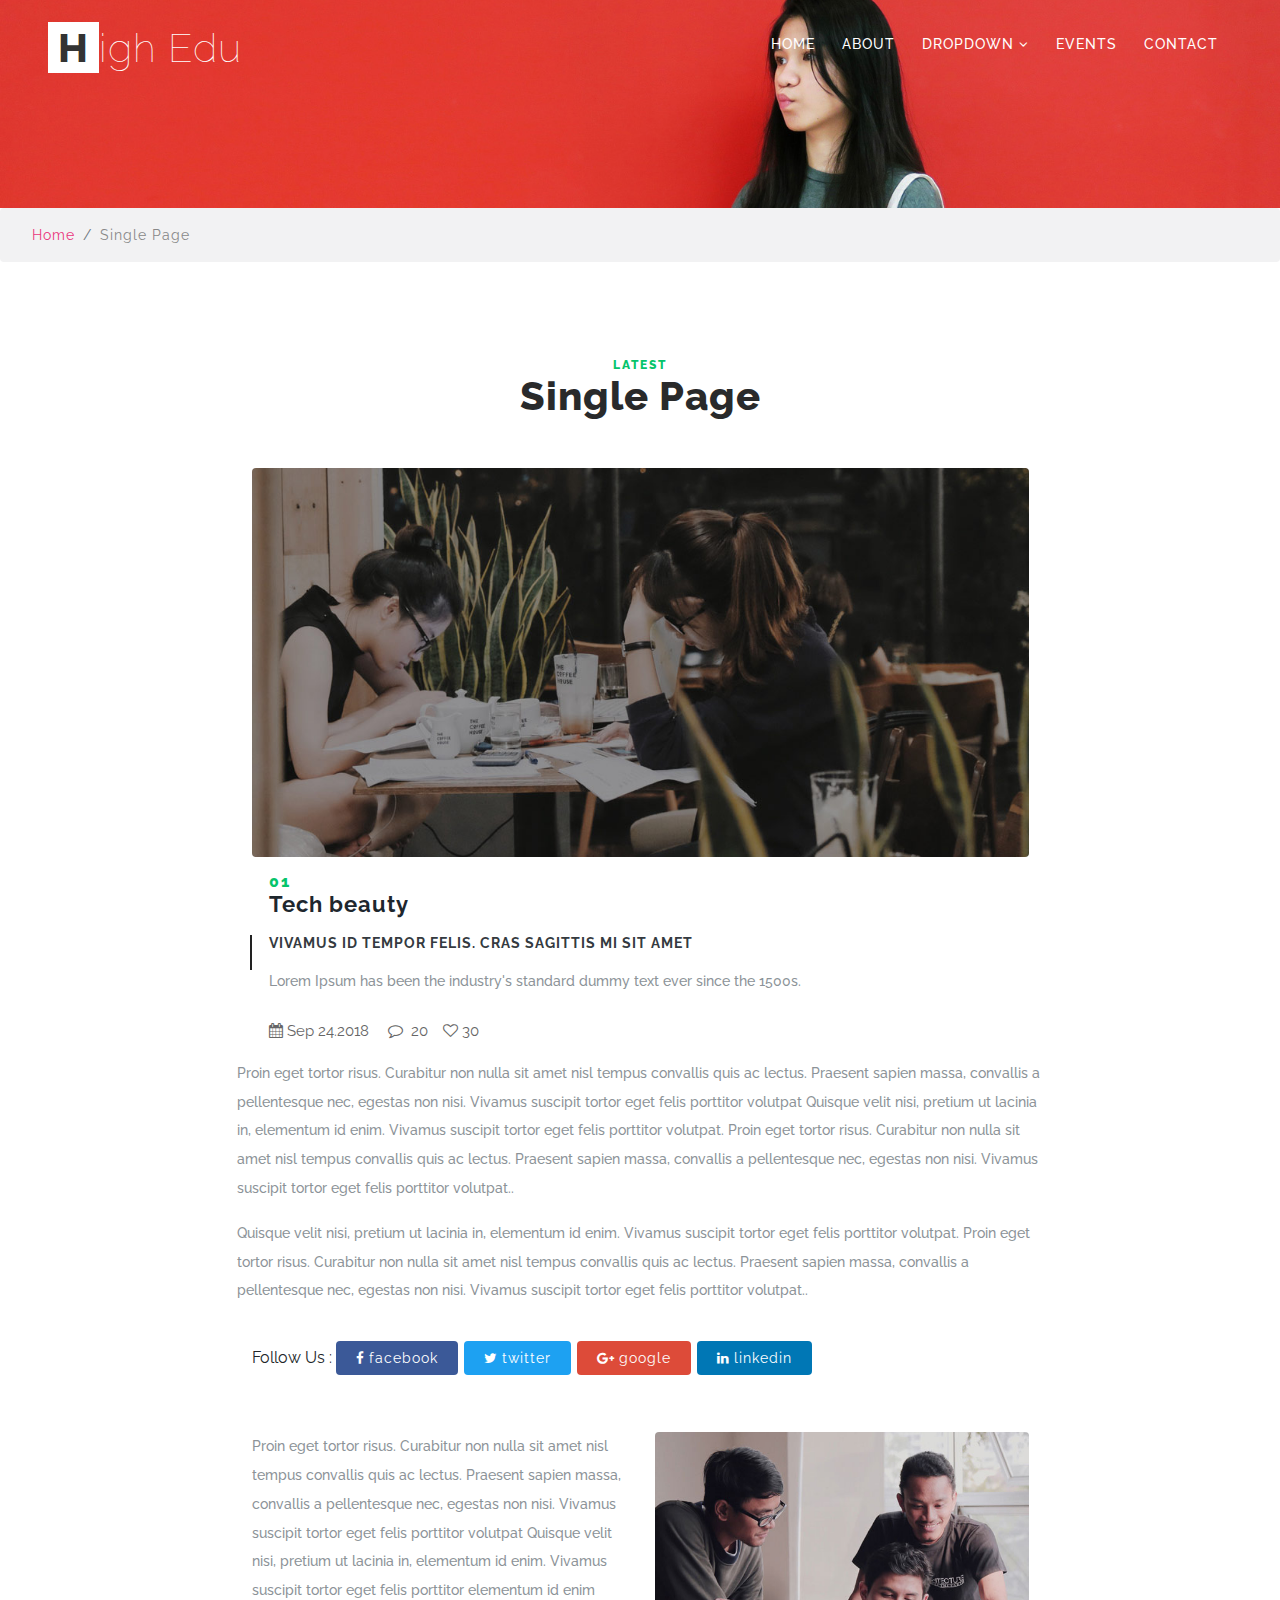
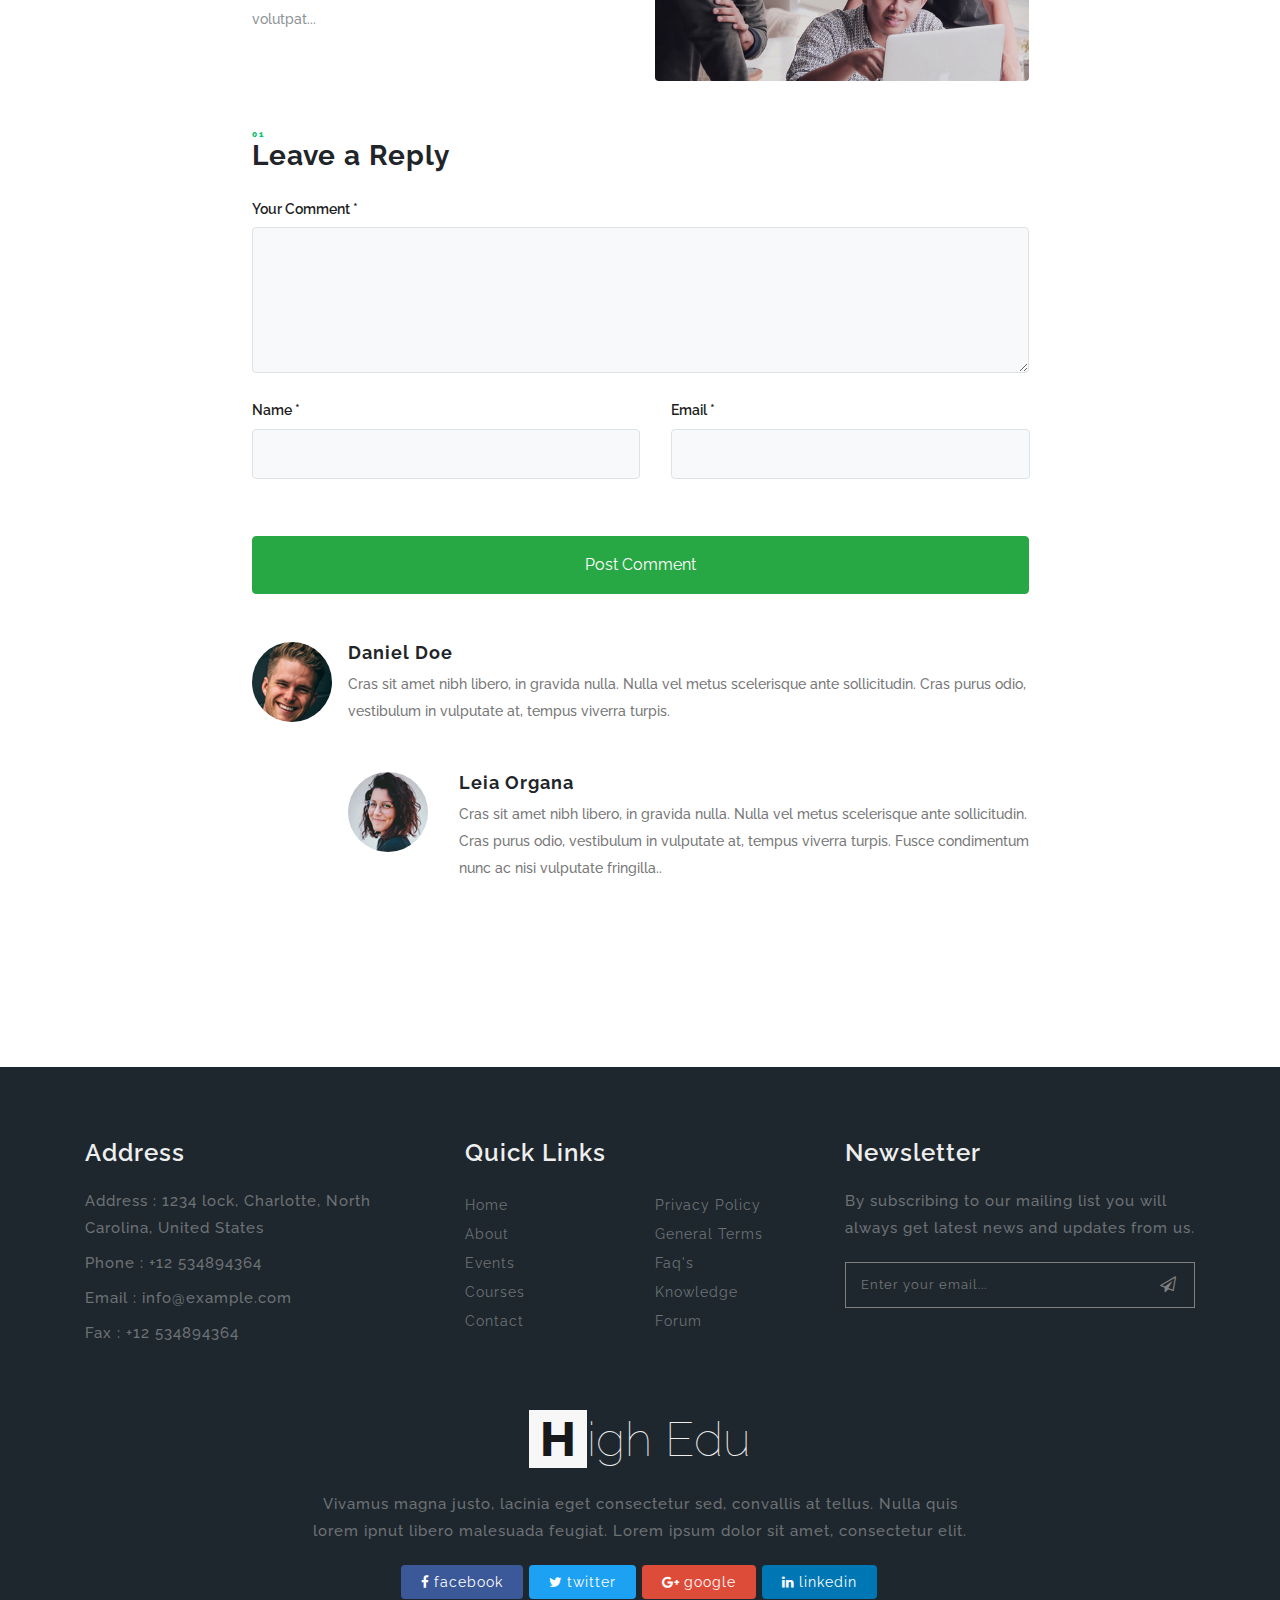
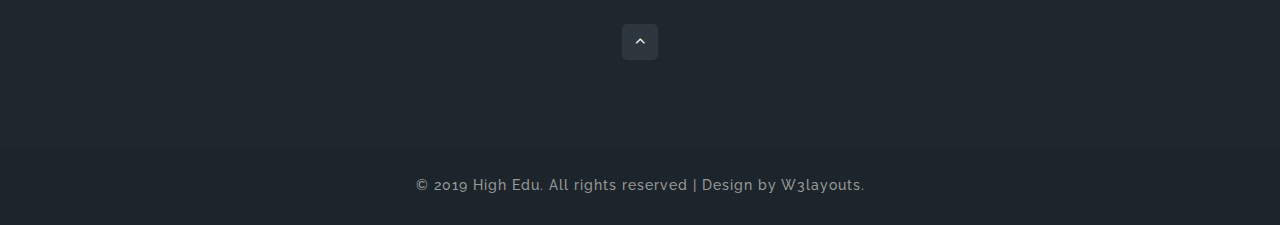
<file: web/single.html>
<!--
Author: W3layouts
Author URL: http://w3layouts.com
License: Creative Commons Attribution 3.0 Unported
License URL: http://creativecommons.org/licenses/by/3.0/
-->

<!DOCTYPE html>
<html lang="zxx">

<head>
    <title>High Edu Education Category Bootstrap Responsive Web Template | Single Page :: W3layouts</title>
    <!-- Meta tag Keywords -->
    <meta name="viewport" content="width=device-width, initial-scale=1">
    <meta charset="UTF-8" />
    <meta name="keywords" content="High Edu Responsive web template, Bootstrap Web Templates, Flat Web Templates, Android Compatible web template, Smartphone Compatible web template, free webdesigns for Nokia, Samsung, LG, SonyEricsson, Motorola web design" />
    <script>
        addEventListener("load", function() {
            setTimeout(hideURLbar, 0);
        }, false);

        function hideURLbar() {
            window.scrollTo(0, 1);
        }

    </script>
    <!-- //Meta tag Keywords -->

    <!-- Custom-Files -->
    <link rel="stylesheet" href="css/bootstrap.css">
    <!-- Bootstrap-Core-CSS -->

    <link href="css/courses.css" rel="stylesheet" type="text/css" media="all">
    <link rel="stylesheet" href="css/style.css" type="text/css" media="all" />
    <!-- Style-CSS -->
    <!-- font-awesome-icons -->
    <link href="css/font-awesome.css" rel="stylesheet">
    <!-- //font-awesome-icons -->
    <!-- /Fonts -->
    <link href="//fonts.googleapis.com/css?family=Poppins:100,100i,200,200i,300,300i,400,400i,500,500i,600,600i,700,700i,800,800i,900" rel="stylesheet">
    <link href="//fonts.googleapis.com/css?family=Playfair+Display:400,400i,700i" rel="stylesheet">
    <link href="//fonts.googleapis.com/css?family=Raleway:100,100i,200,200i,300,300i,400,400i,500,500i,600,600i,700,800" rel="stylesheet">
    <!-- //Fonts -->
</head>

<body>
    <!-- mian-content -->
    <!-- //header -->
    <div class="banner-content inner" id="home">
        <!-- header -->
        <header class="header">
            <div class="container-fluid px-lg-5">
                <!-- nav -->
                <nav class="py-4">
                    <div id="logo">
                        <h1> <a href="index.html"><span>H</span>igh Edu</a></h1>
                    </div>

                    <label for="drop" class="toggle">Menu</label>
                    <input type="checkbox" id="drop" />
                    <ul class="menu mt-2">
                        <li><a href="#">Home</a></li>
                        <li><a href="about.html">About</a></li>

                        <li>
                            <!-- First Tier Drop Down -->
                            <label for="drop-2" class="toggle">Dropdown <span class="fa fa-angle-down" aria-hidden="true"></span> </label>
                            <a href="#">Dropdown <span class="fa fa-angle-down" aria-hidden="true"></span></a>
                            <input type="checkbox" id="drop-2" />
                            <ul>
                                <li><a href="courses.html" class="scroll">Add link1</a></li>
                                <li><a href="courses.html">Add link2</a></li>
                                <li><a href="courses.html">Add link3</a></li>
                            </ul>
                        </li>
                        <li><a href="events.html">Events</a></li>
                        <li><a href="contact.html">Contact</a></li>
                    </ul>
                </nav>
                <!-- //nav -->
            </div>
        </header>
        <!-- //header -->
    </div>
    <!-- //header -->
    <!--// mian-content -->
    <!---->
    <ol class="breadcrumb">
        <li class="breadcrumb-item">
            <a href="index.html">Home</a>
        </li>
        <li class="breadcrumb-item active">Single Page</li>
    </ol>
    <!---->
    <!-- banner -->
    <section class="ab-info-main py-md-5 py-4">
        <div class="container py-md-5 py-4">
            <h3 class="tittle text-center mb-lg-5 mb-3"><span class="sub-tittle">Latest</span> Single Page</h3>
            <div class="speak">
                <div class="row mt-lg-5 mt-4">
                    <div class="col-md-12 events-img">
                        <img src="images/img3.jpg" class="img-fluid" alt="user-image" />
                    </div>
                    <div class="col-md-12 events-info my-3">
                        <h3><span class="sub-tittle">01</span> Tech beauty</h3>
                        <h4 class="my-3"><a href="#" class="text-dark">VIVAMUS ID TEMPOR FELIS. CRAS SAGITTIS MI SIT AMET</a></h4>
                        <p>Lorem Ipsum has been the industry's standard dummy text ever since the 1500s.</p>
                        <ul class="team-icons new-inf mt-md-4 mt-3 d-flex">
                            <li><a href="#"><span class="fa fa-calendar"></span></a> Sep 24.2018</li>
                            <li><a href="#"><span class="fa fa-comment-o mx-1"></span> 20</a></li>
                            <li><a href="#"><span class="fa fa-heart-o"></span> 30 </a></li>
                        </ul>
                    </div>
                    <p>Proin eget tortor risus. Curabitur non nulla sit amet nisl tempus convallis quis ac lectus. Praesent sapien massa, convallis a pellentesque nec, egestas non nisi. Vivamus suscipit tortor eget felis porttitor volutpat Quisque velit nisi, pretium ut lacinia in, elementum id enim. Vivamus suscipit tortor eget felis porttitor volutpat. Proin eget tortor risus. Curabitur non nulla sit amet nisl tempus convallis quis ac lectus. Praesent sapien massa, convallis a pellentesque nec, egestas non nisi. Vivamus suscipit tortor eget felis porttitor volutpat..</p>
                    <p>Quisque velit nisi, pretium ut lacinia in, elementum id enim. Vivamus suscipit tortor eget felis porttitor volutpat. Proin eget tortor risus. Curabitur non nulla sit amet nisl tempus convallis quis ac lectus. Praesent sapien massa, convallis a pellentesque nec, egestas non nisi. Vivamus suscipit tortor eget felis porttitor volutpat..</p>
                </div>
                <ul class="social_section_1info">
                    <li class="fallow">Follow Us :</li>
                    <li class="mb-2 facebook"><a href="#"><span class="fa fa-facebook mr-1"></span>facebook</a></li>
                    <li class="mb-2 twitter"><a href="#"><span class="fa fa-twitter mr-1"></span>twitter</a></li>
                    <li class="google"><a href="#"><span class="fa fa-google-plus mr-1"></span>google</a></li>
                    <li class="linkedin"><a href="#"><span class="fa fa-linkedin mr-1"></span>linkedin</a></li>
                </ul>

                <div class="row my-lg-5 my-3">
                    <div class="col-md-6 text-info">
                        <p>Proin eget tortor risus. Curabitur non nulla sit amet nisl tempus convallis quis ac lectus. Praesent sapien massa, convallis a pellentesque nec, egestas non nisi. Vivamus suscipit tortor eget felis porttitor volutpat Quisque velit nisi, pretium ut lacinia in, elementum id enim. Vivamus suscipit tortor eget felis porttitor elementum id enim volutpat...</p>
                    </div>
                    <div class="col-md-6 team-img">
                        <img src="images/g3.jpg" class="img-fluid" alt="user-image" />
                    </div>
                </div>
                <div class="single-form-left">
                    <!-- contact form grid -->
                    <div class="contact-single">
                        <h3><span class="sub-tittle">01</span> Leave a Reply</h3>
                        <form action="#" method="get" class="mt-4">
                            <div class="form-group">
                                <label for="contactcomment">Your Comment *</label>
                                <textarea class="form-control border" rows="5" id="contactcomment" required=""></textarea>
                            </div>
                            <div class="d-sm-flex">
                                <div class="col-sm-6 form-group p-0">
                                    <label for="contactusername">Name *</label>
                                    <input type="text" class="form-control border" id="contactusername" required="">
                                </div>
                                <div class="col-sm-6 form-group ml-sm-3">
                                    <label for="contactemail">Email *</label>
                                    <input type="email" class="form-control border" id="contactemail" required="">
                                </div>
                            </div>
                            <button type="submit" class="mt-3 btn btn-success btn-block py-3">Post Comment</button>
                        </form>
                    </div>
                    <!--  //contact form grid ends here -->
                </div>
                <div class="media py-5">
                    <img src="images/te2.jpg" class="mr-3 img-fluid rounded-circle" alt="image">
                    <div class="media-body">
                        <h5 class="mt-0">Daniel Doe</h5>
                        <p class="mt-2">Cras sit amet nibh libero, in gravida nulla. Nulla vel metus scelerisque ante sollicitudin. Cras purus odio, vestibulum in vulputate at, tempus viverra turpis.
                        </p>
                        <div class="media mt-5">
                            <a class="pr-3" href="#">
                                <img src="images/te1.jpg" class="img-fluid rounded-circle" alt="image">
                            </a>
                            <div class="media-body">
                                <h5 class="mt-0">Leia Organa</h5>
                                <p class="mt-2"> Cras sit amet nibh libero, in gravida nulla. Nulla vel metus scelerisque ante sollicitudin. Cras purus odio, vestibulum in vulputate at, tempus viverra turpis. Fusce condimentum nunc ac nisi vulputate fringilla..</p>
                            </div>
                        </div>
                    </div>
                </div>

            </div>
        </div>
    </section>
    <!-- //contact -->
    <!--footer -->
    <footer>
        <section class="footer footer_1its py-5">
            <div class="container py-md-4">
                <div class="row footer-top mb-md-5 mb-4">
                    <div class="col-lg-4 col-md-6 footer-grid_section_1its">
                        <div class="footer-title-w3ls">
                            <h3>Address</h3>
                        </div>
                        <div class="footer-text">
                            <p>Address : 1234 lock, Charlotte, North Carolina, United States</p>
                            <p>Phone : +12 534894364</p>
                            <p>Email : <a href="mailto:info@example.com">info@example.com</a></p>
                            <p>Fax : +12 534894364</p>
                        </div>
                    </div>
                    <div class="col-lg-4 col-md-6 mt-md-0 mt-4 footer-grid_section_1its">
                        <div class="footer-title-w3ls">
                            <h3>Quick Links</h3>
                        </div>
                        <div class="row">
                            <ul class="col-6 links">
                                <li><a href="index.html">Home </a></li>
                                <li><a href="about.html">About </a></li>
                                <li><a href="events.html">Events</a></li>
                                <li><a href="courses.html">Courses</a></li>
                                <li><a href="contact.html">Contact </a></li>
                            </ul>
                            <ul class="col-6 links">
                                <li><a href="#">Privacy Policy </a></li>
                                <li><a href="#">General Terms </a></li>
                                <li><a href="#faq">Faq's </a></li>
                                <li><a href="#">Knowledge </a></li>
                                <li><a href="#">Forum </a></li>
                            </ul>
                        </div>
                    </div>
                    <div class="col-lg-4 col-md-12 mt-lg-0 mt-4 col-sm-12 footer-grid_section_1its">
                        <div class="footer-title-w3ls">
                            <h3>Newsletter</h3>
                        </div>
                        <div class="footer-text">
                            <p>By subscribing to our mailing list you will always get latest news and updates from us.</p>
                            <form action="#" method="post">
                                <input type="email" name="Email" placeholder="Enter your email..." required="">
                                <button class="btn1 btn"><span class="fa fa-paper-plane-o" aria-hidden="true"></span></button>
                                <div class="clearfix"> </div>
                            </form>
                        </div>
                    </div>
                </div>
                <div class="footer-grid_section text-center">
                    <div class="footer-title-w3ls mb-3">
                        <a href="index.html"><span>H</span>igh Edu</a>
                    </div>
                    <div class="footer-text">
                        <p>Vivamus magna justo, lacinia eget consectetur sed, convallis at tellus. Nulla quis lorem ipnut libero malesuada feugiat. Lorem ipsum dolor sit amet, consectetur elit.</p>
                    </div>
                    <ul class="social_section_1info">
                        <li class="mb-2 facebook"><a href="#"><span class="fa fa-facebook mr-1"></span>facebook</a></li>
                        <li class="mb-2 twitter"><a href="#"><span class="fa fa-twitter mr-1"></span>twitter</a></li>
                        <li class="google"><a href="#"><span class="fa fa-google-plus mr-1"></span>google</a></li>
                        <li class="linkedin"><a href="#"><span class="fa fa-linkedin mr-1"></span>linkedin</a></li>
                    </ul>
                </div>
                <div class="move-top-w3layouts text-center mt-3">
                    <a href="#home" class="move-top"> <span class="fa fa-angle-up  mb-3" aria-hidden="true"></span></a>
                </div>

            </div>
        </section>
    </footer>
    <!-- //footer -->

    <!-- copyright -->
    <div class="cpy-right text-center py-3">
        <p class="">© 2019 High Edu. All rights reserved | Design by
            <a href="http://w3layouts.com"> W3layouts.</a>
        </p>
    </div>
    <!-- //copyright -->

</body>

</html>
</file>
<file: web/css/style.css>
/*--
	Author: W3Layouts
	Author URL: http://w3layouts.com
	License: Creative Commons Attribution 3.0 Unported
	License URL: http://creativecommons.org/licenses/by/3.0/
--*/

html,
body {
    margin: 0;
    font-size: 100%;
    background: #fff;
    font-family: 'Raleway', sans-serif;
    scroll-behavior: smooth;
}

body a {
    text-decoration: none;
    transition: 0.5s all;
    -webkit-transition: 0.5s all;
    -moz-transition: 0.5s all;
    -o-transition: 0.5s all;
    -ms-transition: 0.5s all;
}

a:hover {
    text-decoration: none;
}

input[type="button"],
input[type="submit"],
input[type="text"],
input[type="email"],
input[type="search"] {
    transition: 0.5s all;
    -webkit-transition: 0.5s all;
    -moz-transition: 0.5s all;
    -o-transition: 0.5s all;
    -ms-transition: 0.5s all;
    font-family: 'Raleway', sans-serif;
}

h1,
h2,
h3,
h4,
h5,
h6 {
    margin: 0;
    letter-spacing: 1px;
    font-weight: 700;
}

p {
    font-size: 0.9em;
    color: #8c9398;
    line-height: 2em;
    font-weight: 500;
}

ul {
    margin: 0;
    padding: 0;
}

body img {
    border-radius: 4px;
    -webkit-border-radius: 4px;
    -o-border-radius: 4px;
    -moz-border-radius: 4px;
    -ms-border-radius: 4px;
}

/*--/header --*/

/* header */

/* CSS Document */

header {
    position: absolute;
    z-index: 9;
    width: 100%;
}

.toggle,
[id^=drop] {
    display: none;
}

/* Giving a background-color to the nav container. */

nav {
    margin: 0;
    padding: 0;
}


#logo a {
    float: left;
    font-size: 0.8em;
    display: initial;
    margin: 0;
    letter-spacing: 1px;
    color: #fff;
    font-size: 1em;
    font-weight: 100;
}

#logo a span {
    background: #fff;
    color: #333;
    padding: 2px 10px;
    font-weight: 800;
}


/* Since we'll have the "ul li" "float:left"
 * we need to add a clear after the container. */

nav:after {
    content: "";
    display: table;
    clear: both;
}

/* Removing padding, margin and "list-style" from the "ul",
 * and adding "position:reltive" */

nav ul {
    float: right;
    padding: 0;
    margin: 0;
    list-style: none;
    position: relative;
}

/* Positioning the navigation items inline */

nav ul li {
    margin: 0px;
    display: inline-block;
    float: left;
}

/* Styling the links */

.menu li a {
    font-weight: 500;
    font-size: 0.85em;
    letter-spacing: 1px;
    margin: 0 1em;
    padding-left: 0;
    padding-right: 0;
    padding: 10px 0;
    color: #fff;
    text-transform: uppercase;
    -webkit-transition: 0.5s all ease;
    -moz-transition: 0.5s all ease;
    -o-transition: 0.5s all ease;
    -ms-transition: 0.5s all ease;
}


.menu li ul li a {
    color: #555;
    padding: 10px 10px;
    font-size: 0.8em;
}


.menu li ul li:hover {
    background: #f8f9fa;
}

/* Background color change on Hover */

nav .menu li a:hover {
    color: #ffc107;
}

.menu li.active a {
    color: #ffc107;
}

/* Hide Dropdowns by Default
 * and giving it a position of absolute */

nav ul ul {
    display: none;
    position: absolute;
    /* has to be the same number as the "line-height" of "nav a" */
    top: 30px;
    background: #fff;
    padding: 10px;
}

/* Display Dropdowns on Hover */

nav ul li:hover > ul {
    display: inherit;
}

/* Fisrt Tier Dropdown */

nav ul ul li {
    width: 170px;
    float: none;
    display: list-item;
    position: relative;
}

nav ul ul li a {
    color: #333;
    padding: 5px 10px;
    display: block;
}

/* Second, Third and more Tiers	
 * We move the 2nd and 3rd etc tier dropdowns to the left
 * by the amount of the width of the first tier.
*/

nav ul ul ul li {
    position: relative;
    top: -60px;
    /* has to be the same number as the "width" of "nav ul ul li" */
    left: 170px;
}


/* Change ' +' in order to change the Dropdown symbol */

li > a:only-child:after {
    content: '';
}


/* Media Queries
--------------------------------------------- */

@media all and (max-width: 768px) {

    #logo {
        display: block;
        padding: 0;
        width: 100%;
        text-align: center;
        float: none;
    }

    nav {
        margin: 0;
    }

    /* Hide the navigation menu by default */
    /* Also hide the  */
    .toggle + a,
    .menu {
        display: none;
    }

    /* Stylinf the toggle lable */
    .toggle {
        display: block;
        padding: 8px 20px;
        font-size: 0.8em;
        text-decoration: none;
        border: none;
        float: right;
        background-color: #ffffff;
        color: #333;
        cursor: pointer;
        text-transform: uppercase;
    }

    .menu .toggle {
        float: none;
        text-align: center;
        margin: auto;
        width: 80%;
        padding: 5px;
        font-weight: normal;
        font-size: 16px;
        letter-spacing: 1px;
    }

    .toggle:hover {
        color: #333;
        background-color: #fff;
    }

    /* Display Dropdown when clicked on Parent Lable */
    [id^=drop]:checked + ul {
        display: block;
        background: rgba(16, 16, 16, 0.85);
        padding: 15px 0;
        text-align: center;
    }

    /* Change menu item's width to 100% */
    nav ul li {
        display: block;
        width: 100%;
        padding: 5px 0;
    }

    nav ul ul .toggle,
    nav ul ul a {
        padding: 0 40px;
    }

    nav ul ul ul a {
        padding: 0 80px;
    }

    nav a:hover,
    nav ul ul ul a {
        background-color: transparent;
    }

    nav ul li ul li .toggle,
    nav ul ul a,
    nav ul ul ul a {
        padding: 14px 20px;
        color: #FFF;
        font-size: 17px;
    }


    nav ul li ul li .toggle,
    nav ul ul a {
        background-color: #212121;
    }

    /* Hide Dropdowns by Default */
    nav ul ul {
        float: none;
        position: static;
        color: #ffffff;
        /* has to be the same number as the "line-height" of "nav a" */
    }

    /* Hide menus on hover */
    nav ul ul li:hover > ul,
    nav ul li:hover > ul {
        display: none;
    }

    /* Fisrt Tier Dropdown */
    nav ul ul li {
        display: block;
        width: 100%;
        padding: 0;
    }

    nav ul ul ul li {
        position: static;
        /* has to be the same number as the "width" of "nav ul ul li" */
    }

    nav ul ul li a {
        color: #fff;
        font-size: 0.85em;
    }
}

@media all and (max-width: 330px) {

    nav ul li {
        display: block;
        width: 94%;
    }

}

/* header */

/*--/banner --*/

.banner-content {
    background: url(../images/IMG_0390.jpg)no-repeat center;
    -webkit-background-size: cover;
    -moz-background-size: cover;
    -o-background-size: cover;
    -ms-background-size: cover;
    background-size: cover;
    position: relative;
    min-height: 50em;
}

/*-- place holder --*/

.banner-form ::-webkit-input-placeholder {
    /* Chrome/Opera/Safari */
    color: #ccc;
}

.banner-form ::-moz-placeholder {
    /* Firefox 19+ */
    color: #ccc;
}

.banner-form :-ms-input-placeholder {
    /* IE 10+ */
    color: #ccc;
}

.banner-form :-moz-placeholder {
    /* Firefox 18- */
    color: #ccc;
}

.banner-info-w3pvt {
    padding: 16em 0 0em 3em;
    width: 32%;
}

.banner-info-w3pvt h3 {
    font-size: 3em;
    font-weight: 700;
    letter-spacing: 1px;
    color: #b79a64;
    text-shadow: 0 1px 1px rgba(47, 74, 117, 0.76);
}

.banner-info-w3pvt p {
    color: #e33939;
    text-align: justify;
}

.ban-buttons a {
    background: #fff;
    padding: 11px 31px;
    font-size: 14px;
    letter-spacing: 1px;
    color: #df3b31;
    border-radius: 4px;
    display: inline-block;
    box-shadow: 0 12px 60px rgba(0, 0, 0, .2);
    -webkit-box-shadow: 0 12px 60px rgba(0, 0, 0, .2);
    -o-box-shadow: 0 12px 60px rgba(0, 0, 0, .2);
    -moz-box-shadow: 0 12px 60px rgba(0, 0, 0, .2);
    -ms-box-shadow: 0 12px 60px rgba(0, 0, 0, .2);
    border: 2px solid transparent;
    transition: 0.5s all;
    -webkit-transition: 0.5s all;
    -moz-transition: 0.5s all;
    -o-transition: 0.5s all;
    -ms-transition: 0.5s all;
}

.ban-buttons a.active,
.ban-buttons a:hover {
    opacity: 0.8;

}

a.btn.active {
    background: red;
    color: #ffffff;
    border: 2px solid #ffffff;
}

/*-- //place holder --*/

/*-- //banner --*/

.apply-main {
    background: url(../images/hsm1.jpg) no-repeat center;
    background-size: cover;
    -webkit-background-size: cover;
    -moz-background-size: cover;
    -o-background-size: cover;
    -ms-background-size: cover;
    min-height: 30em;
}

.login label {
    color: #777879;
    font-weight: 600;
    font-size: 0.9em;
}

.apply-info {
    margin-top: 8em;
}

.login button.btn.btn-primary.submit {
    background: #212223;
    padding: 10px 31px;
    font-size: 14px;
    letter-spacing: 1px;
    color: #fff;
    border-radius: 4px;
    display: inline-block;
    box-shadow: 0 12px 60px rgba(0, 0, 0, .2);
    -webkit-box-shadow: 0 12px 60px rgba(0, 0, 0, .2);
    -o-box-shadow: 0 12px 60px rgba(0, 0, 0, .2);
    -moz-box-shadow: 0 12px 60px rgba(0, 0, 0, .2);
    -ms-box-shadow: 0 12px 60px rgba(0, 0, 0, .2);
    border: 2px solid transparent;
    transition: 0.5s all;
    -webkit-transition: 0.5s all;
    -moz-transition: 0.5s all;
    -o-transition: 0.5s all;
    -ms-transition: 0.5s all;
}

.login button.btn.btn-primary.submit:hover {
    background: #ff3f34;
}

.login h5 {
    font-size: 1.6em;
    letter-spacing: 1px;
    color: #292a2b;
    font-weight: 800;
}

/*-- features --*/

h3.tittle {
    font-size: 3em;
    letter-spacing: 1px;
    color: #292a2b;
    font-weight: 800;
}

.sub-tittle {
    font-size: 0.3em;
    color: #05c46b;
    font-weight: 800;
    letter-spacing: 2px;
    display: block;
    text-transform: uppercase;
}

.events-info .sub-tittle {
    font-size: 0.7em;
}


.feature-grids h3,
.bottom-gd.fea h3 {
    color: #05c46b;
    letter-spacing: 1px;
    margin-top: 0em;
    font-size: 1.4em;
}

.feature-grids p {
    margin: 0;
    color: #666;
    line-height: 28px;
    letter-spacing: .5px;
}

.feature-grids span {
    font-size: 2em;
    vertical-align: middle;
    color: #2e3840;
}

.bottom-gd,
.bottom-gd2-active {
    background: #f8f9fa;
    transition: 2s all;
    -webkit-transition: 2s all;
    -moz-transition: 2s all;
    -ms-transition: 2s all;
    -o-transition: 2s all;
    box-shadow: 7px 7px 10px 0 rgba(76, 110, 245, .1);
}

.bottom-gd2-active {
    background: #163e70 !important;
    transition: 2s all;
    -webkit-transition: 2s all;
    -moz-transition: 2s all;
    -ms-transition: 2s all;
    -o-transition: 2s all;
}

.bottom-gd:hover.f1 i,
.bottom-gd2-active span {
    color: #fff;
}

.bottom-gd2-active p {
    color: #fff;
}

.bottom-gd2-active h3 {
    color: #fff;
}

.feature-grids h3,
.bottom-gd.fea h3 {
    font-size: 1.2em;
    color: #1e272e;
}

/*-- //features --*/

/* services */

.serv_bottom {
    position: relative;
}

.fea span {
    color: #1f1e1e;
    font-size: 3em;
}

.fea {
    margin-bottom: 1.5em !important;
    padding: 3em 0.5em;
}

.bottom-gd.fea h3 {
    font-size: 1.2em;
}

.fea.active {
    background: #163e70;
}

.fea.active p,
.fea.active h3 {
    color: #fff;
}

.fetured-sec img {
    box-shadow: 14px 14px 50px -20px rgba(0, 0, 0, .1);
}

/* //services */

/*--/counter--*/

.stats {
    background: #f7f7f7;
    padding: 4em 0;
}

.counter {
    background: none;
    padding: 20px 0;
    border-radius: 0;
    color: #fff;
}

.count-title {
    font-size: 3em;
    margin-top: 10px;
    margin-bottom: 0;
    text-align: center;
    color: #28a745;
    font-weight: 700;
}

.count-text {
    margin-top: 10px;
    margin-bottom: 0;
    text-align: center;
    color: #333435;
    font-weight: 600;
}

.fa-2x {
    margin: 0 auto;
    float: none;
    display: table;
    color: #4ad1e5;
}

/*--//counter--*/

/*--/team--*/

.team-gd {
    padding: 2em 2em;
    background-color: #fff;
    border: 1px solid #ddd;
}

.team-info h3 {
    font-size: 1.2em;
    font-weight: 700;
    color: #262631;
    margin-bottom: 0.8em;
}

.sub-tittle-team {
    font-size: 0.6em;
    color: #ff3f34;
    font-weight: 700;
    letter-spacing: 2px;
    display: block;
}

ul.team-icons li {
    list-style: none;
    display: inline-block;
    margin-right: 1em;
}

ul.team-icons li a span {
    color: #333;
    text-decoration: none;
    font-size: 18px;
}

ul.team-icons li a {
    color: #333;
    font-size: 18px;
}

.rsvp img {
    background: #eaebec;
    padding: 0.7em;
}

ul.team-icons.new-inf li a,
ul.team-icons.new-inf li span {
    font-size: 15px;
    color: #666;
}

ul.team-icons.new-inf li {
    color: #666;
    font-size: 15px;
}

.team-gd {
    padding: 3em 2em;
    background: #f8f9fa;
    transition: 2s all;
    -webkit-transition: 2s all;
    -moz-transition: 2s all;
    -ms-transition: 2s all;
    -o-transition: 2s all;
    box-shadow: 7px 7px 10px 0 rgba(76, 110, 245, .1);
    border: transparent;
}

.team-gd.second {
    border-left: 1px solid #e4e6e6;
    border-right: 1px solid #e4e6e6;
}

.team-gd img {
    box-shadow: 0 20px 40px -10px rgba(0, 0, 0, .3);
}

/*--//team--*/

/* middle section */

.progress {
    height: 0.5rem;
    background-color: rgba(162, 163, 167, 0.49);
}

.right-side-img-tem-inside {
    float: left;
    width: 60%;
    background: url(../images/student\ group\ 2.jpeg) no-repeat center;
    background-size: cover;
    -webkit-background-size: cover;
    -moz-background-size: cover;
    -o-background-size: cover;
    -ms-background-size: cover;
    min-height: 30em;
}

section.hand-crafted {
    background: #1e272e;
}

h4.progress-tittle {
    font-size: 0.9em;
    margin-bottom: 0.5em;
    color: #333;
}

.left-build-main-temps {
    padding: 0 4em;
    float: right;
    width: 40%;

}

/* testimonials */

.testimonials {
    background: #f5f5f5;
}

.testimonials .bg-white.rounded {
    box-shadow: 0px 0px 18.69px 2.31px rgba(204, 204, 223, 0.5);
}

p.sub-test {
    color: #262631;
    font-size: 17px;
    font-style: italic;
    font-weight: 700;
    font-family: 'Playfair Display', serif;
}

p.sub-test span {
    color: #ff3f34;
    font-size: 1.7em;
    margin-right: 0.3em;
}

.testi_grid h5 {
    color: #ff3f34;
    letter-spacing: 1px;
    font-size: 1em;
}

.testi_grid p {
    font-size: 13px;
    line-height: 0.5em;
}

section.hand-crafted p {
    color: #6e7275;
}

/* //testimonials */

/*--/--*/

.ab-info-grids p {
    text-align: justify;
}

.ab-info h4 {
    font-size: 2.5em;
    font-weight: 700;
    letter-spacing: 1px;
    text-transform: uppercase;
    color: #292a2b;
}

/*----*/

section.subscribe-main-w3pvt {
    background: #163e70;
}

/*--events--*/

.events-info h3 {
    font-size: 1.4em;
    font-weight: 700;
    color: #1e272e;
}

.events-info h4 {
    font-size: 0.9em;
    color: #555;
    position: relative;

}

.events-info h4:after {
    content: "";
    display: block;
    position: absolute;
    top: 1px;
    left: -19px;
    width: 2px;
    height: 35px;
    background-color: #222;
    pointer-events: none;
}

ul.events-icons li {
    list-style: none;
    display: inline-block;
    margin-right: 1em;
}

ul.events-icons li a span {
    color: #333;
    text-decoration: none;
    font-size: 18px;
}

ul.events-icons li a {
    color: #333;
    font-size: 18px;
}

.speak {
    margin: 0 auto;
    width: 70%;
}

.events-info {
    margin-top: 6em;
    padding-left: 2em;
}

.rsvp img {
    background: #eaebec;
    padding: 0.7em;
}

ul.events-icons.new-inf li a,
ul.events-icons.new-inf li span {
    font-size: 15px;
    color: #666;
}

ul.events-icons.new-inf li span:hover {
    color: #28a745;
}

ul.events-icons.new-inf li {
    color: #666;
    font-size: 15px;
}

/*---------*/

/*-single-*/

.contact-single form label {
    font-size: 0.9em;
    color: #1f1f1f;
    font-weight: 600;
}

.contact-single .form-control {
    margin-bottom: 25px;
    border: 1px solid #e5e7f2;
    background: #f7f9fb;
    padding: 12px 20px;
}

.media-body h5 {
    font-size: 1.1em;
}

.single-gd form input[type="email"] {
    outline: none;
    padding: 12px 15px;
    font-size: 13px;
    color: #777;
    background: #ffffff;
    letter-spacing: 2px;
    border: none;
    border: 1px solid #ddd;
    margin: 0;
    border-radius: 0;
}

.single-gd form input[type="submit"] {
    background: #4f5665;
    padding: .8em 1em;
    color: #fff;
    font-size: 15px;
    font-weight: 700;
    display: block;
    outline: none;
    border: none;
    cursor: pointer;
    letter-spacing: 1px;
    margin-top: 1em;
}

.single-gd form input[type="submit"]:hover {
    background: #105ae4;
}

.media-body p {
    color: #777;
    font-size: 0.875em;
    line-height: 1.9em;
    margin-bottom: 3em;
}

.comment h3,
.comment-top h4 {
    color: #222323;
    font-size: 1.3em;
    text-align: left;
    padding: 0 0 0.5em;
    font-weight: 600;
    letter-spacing: 1px;
    text-shadow: 0 1px 2px rgba(0, 0, 0, 0.03);
    margin-bottom: 1em;

}

.media img {
    margin-right: 15px;
}

.comment-top {
    margin-top: 2em;
}

.blog-grid-right {
    float: left;
    width: 60%;
    margin-left: 0.5em;
}

.blog-grid-left {
    float: left;
    width: 36%;
}

.blog-grid-right h5 {
    font-size: 0.95em;
    line-height: 1.4em;
    font-weight: 600;
}

.blog-grid-right h5 a {
    color: #444;
    font-size: 0.85em;
}

.tech-btm img {
    background: #fff;
    padding: 6px;
}

/* //blog responsive code */

@media screen and (max-width: 1680px) {}

@media screen and (max-width: 1600px) {}

@media screen and (max-width: 1440px) {}

@media screen and (max-width:1366px) {}

@media screen and (max-width:1280px) {}

@media screen and (max-width: 1080px) {
    .blog_info p {
        line-height: 1.5;
        letter-spacing: 0.3px;
    }

    .blog_info {
        min-height: 275px;
        padding: 1em 2em;
    }

    .blog_info.blog-right {
        min-height: 305px;
        width: 100%;
    }
}

@media screen and (max-width: 1050px) {
    .blog_info.blog-right {
        min-height: 297px;
    }

    .blog-x.br-mar {
        margin-top: 1.2em;
    }

    .blog_info.blog-right {
        min-height: 370px;
    }

    .blog_info.blog-right {
        min-height: 370px;
        width: 100%;
    }

    .blog_info.blog-right.two {
        min-height: 369px;
    }

    .single-gd h4 {
        font-size: 1em;
    }
}

@media screen and (max-width: 1024px) {
    .blog_info.blog-right {
        min-height: 372px;
    }

    .blog_info.blog-right.two {
        min-height: 373px;
    }
}

@media screen and (max-width: 991px) {
    .blog_info {
        min-height: auto;
        padding: 2em 2em;
    }

    .blog_info.blog-right {
        min-height: auto;
    }

    .blog-side.blog-top-right {
        padding-right: 0;
        margin-top: 1em;
    }

    .blog_info.blog-right.two {
        min-height: auto;
    }

    .single-gd h4 {
        font-size: 1em;
    }

    .single-left {
        margin-top: 2em;
    }
}

@media screen and (max-width: 667px) {
    .row {
        margin-right: 5px;
        margin-left: 5px;
    }

    .blog-side.blog-top-right {
        padding-right: 0;
        margin-top: 1em;
        padding: 0;
    }

    .blog-sp {
        padding: 0;
    }

    .mt-3 {
        margin-top: 1em !important;
        display: block;
    }

    .single-left {
        margin-top: 2em;
        padding: 0;
    }
}

@media screen and (max-width: 640px) {
    .blog-sp {
        padding: 0;
    }
}

@media screen and (max-width: 600px) {
    .comment-top input[type="submit"] {
        width: 40%;
    }
}

@media screen and (max-width: 568px) {}

@media screen and (max-width: 480px) {}

@media screen and (max-width: 414px) {
    .comment-top input[type="submit"] {
        width: 45%;
    }
}

@media screen and (max-width: 384px) {}

@media screen and (max-width: 375px) {}

@media screen and (max-width: 320px) {}

/* //blog responsive code */

/*--//blog--*/

.sign-info {
    padding: 3em 3em;
    border: 2px solid rgba(182, 201, 236, 0.08);
}

.sign-info h3 {
    font-size: 28px;
    letter-spacing: 1px;
    Color: #fff;
    text-align: center;
}

.sign-info label {
    font-weight: 600;
    letter-spacing: 1px;
    color: #fff;
    font-size: 0.9em;
    margin-bottom: 0;
}

label.anim span,
label.anim a {
    color: #333;
    font-size: 15px;
    display: inline;
    letter-spacing: .5px;
    text-transform: capitalize;
    float: left;
    font-weight: 400;
}

.sign-info a {
    color: #fff;
}

p.para-sign {
    color: #8eace4;
}

.sign-info input[type="text"],
.sign-info input[type="email"],
.sign-info input[type="password"] {
    outline: none;
    font-size: 15px;
    border: none;
    border: 2px solid rgba(255, 255, 255, 0.2);
    background: transparent;
    width: 100%;
    box-sizing: border-box;
    color: #fff;
    padding: 15px 20px;
    letter-spacing: 1px;
    border-radius: 5px;
    -webkit-border-radius: 5px;
    -moz-border-radius: 5px;
    -ms-border-radius: 5px;
    -o-border-radius: 5px;
}

.sign-info input[type="text"],
.sign-info input[type="email"],
.sign-info input[type="password"] {}

.sign-info input[type="submit"] {
    color: #0d58e2;
    background: #fff;
    border: none;
    width: 100%;
    padding: .7em 0em;
    outline: none;
    font-size: 17px;
    cursor: pointer;
    letter-spacing: 1px;
    text-transform: capitalize;
    transition: 0.5s all;
    -webkit-transition: 0.5s all;
    -o-transition: 0.5s all;
    -moz-transition: 0.5s all;
    -ms-transition: 0.5s all;
    margin-top: 2em;
    box-shadow: 0 12px 60px rgba(0, 0, 0, .2);
    -webkit-box-shadow: 0 12px 60px rgba(0, 0, 0, .2);
    -o-box-shadow: 0 12px 60px rgba(0, 0, 0, .2);
    -moz-box-shadow: 0 12px 60px rgba(0, 0, 0, .2);
    -ms-box-shadow: 0 12px 60px rgba(0, 0, 0, .2);
    border-radius: 25px;
}

.sign-info input[type="submit"]:hover {
    background: #FC427B;
    color: #fff;
}

.icon1,
.icon2 {
    position: relative;
    margin-top: 1.1em;
}

.rem-w3 {
    margin: 1.5em 0;
}

/*-- checkbox --*/

.anim {
    position: relative;
    display: block;
    margin: 1.5em 0;
}

label.anim span,
label.anim a {
    color: #fff;
    font-size: 15px;
    display: inline;
    letter-spacing: .5px;
    text-transform: capitalize;
    float: left;
}

label.anim a {
    display: inline-block;
    text-decoration: none;
    float: right;
}

input.checkbox {
    background: #1761ea;
    cursor: pointer;
    width: 1em;
    height: 1em;
    margin: 3px 8px 0 0 !important;
    float: left;
}

input.checkbox:before {
    content: "";
    position: absolute;
    width: 1em;
    height: 1em;
    background: inherit;
    cursor: pointer;
}

input.checkbox:after {
    content: "";
    transition: .4s ease-in-out;
    position: absolute;
    top: 2px;
    left: 0px;
    z-index: 1;
    width: 1.2em;
    height: 1.2em;
    /* margin-top: 4px; */
    border: 1px solid #ffffff;
}

input.checkbox:checked:after {
    transform: rotate(-45deg);
    height: .5rem;
    border-color: #fff;
    border-top-color: transparent;
    border-right-color: transparent;
}

.anim input.checkbox:checked:after {
    transform: rotate(-45deg);
    height: .5rem;
    border-color: transparent;
    border-right-color: transparent;
    animation: .4s rippling .4s ease;
    animation-fill-mode: forwards;
}

@keyframes rippling {
    50% {
        border-left-color: #d24747;
    }

    100% {
        border-bottom-color: #fff;
        border-left-color: #fff;
    }
}

/*-- //checkbox --*/

/*-- contact--*/

.address.address-mdl {
    margin: 2em 0;
}

.address h5 {
    font-size: 1em;
    color: #1e272e;
    letter-spacing: 1px;
}

.address p {
    margin-top: 1em;
    letter-spacing: 1px;
}

.address p span {
    color: #28a745;
    width: 30px;
    font-size: 17px;
}

.address p a {
    color: #525252;
}

.address p a:hover {
    color: #4c6ef5;
}

.contact-main-info input[type="text"],
.contact-main-info input[type="email"] {
    width: 100%;
    color: #999;
    background: none;
    outline: none;
    font-size: 14px;
    padding: 1em;
    letter-spacing: 1px;
    border: solid 1px #ddd;
    -webkit-appearance: none;
    display: inline-block;
}

input.email {
    margin: 1em 0;
}

.contact-main-info textarea {
    resize: none;
    width: 100%;
    background: none;
    color: #999;
    font-size: 14px;
    padding: 1em;
    outline: none;
    letter-spacing: 1px;
    border: solid 1px #ddd;
    min-height: 10em;
    -webkit-appearance: none;
    margin-top: 1em;
}

.contact-main-info .btn.submit {
    color: #fff;
    font-size: 15px;
    letter-spacing: 1px;
    padding: 14px 30px;
    border: transparent;
    text-transform: uppercase;
    -webkit-transition: 0.5s all;
    -moz-transition: 0.5s all;
    transition: 0.5s all;
    background: #1e272e;
    font-weight: 600;
    cursor: pointer;
}

.contact-main-info .btn.submit:hover {
    opacity: 0.9;
}

.agileits-w3layouts-map iframe {
    width: 100%;
    min-height: 400px;
    border: none;
    border: 4px solid #eee;
}

.contact {
    padding: 5em 0;
}

.map iframe {
    width: 100%;
    min-height: 400px;
    border: none;
    border: 4px solid #eee;
}

/*-- contact page --*/

.newsletter-info {
    background-color: #fff;
    box-shadow: 0 20px 100px -20px rgba(0, 0, 0, .3);
    border-radius: 6px;
}

.newsletter-info input[type="email"] {
    padding: 1.2em 1.5em;
    font-size: 16px;
    color: #000;
    outline: none;
    letter-spacing: 2px;
    border: none;
    border: 1px solid #dad8d8;
    flex-basis: 70%;
    font-family: 'Playfair Display', serif;
    font-style: italic;
    font-weight: 700;
}

.newsletter-info button.btn.submit {
    color: #fff;
    font-size: 17px;
    letter-spacing: 1px;
    padding: 14px 0;
    border: transparent;
    flex-basis: 30%;
    text-transform: uppercase;
    -webkit-transition: 0.5s all;
    -moz-transition: 0.5s all;
    transition: 0.5s all;
    background: #1e272e;
    font-weight: 600;
    cursor: pointer;
    border-radius: 0;
}

.newsletter-info button.btn.submit:hover {
    opacity: 0.8;
}

/*--about--*/

.banner-content.inner {
    background: url(../images/banner.jpg)no-repeat 0px -151px;
    -webkit-background-size: cover;
    -moz-background-size: cover;
    -o-background-size: cover;
    -ms-background-size: cover;
    background-size: cover;
    position: relative;
    min-height: 13em;
}

li.breadcrumb-item {
    font-size: 0.9em;
    letter-spacing: 1px;
}

li.breadcrumb-item a {
    color: #ea357b;
}

.breadcrumb-item.active {
    color: #888;
}

ol.breadcrumb {
    background: none;
    margin: 0;
    padding: 1em 2em;
    background: #f2f2f3;
}

/*--//about--*/

/*-- /gallery --*/

section#gallery {
    position: relative;
}

.gal-img img {
    padding: 8px;
    background: #f0f0f1;
}

/*-- popup --*/

.pop-overlay {
    position: fixed;
    top: 0px;
    bottom: 0;
    left: 0;
    right: 0;
    background: rgba(0, 0, 0, 0.7);
    transition: opacity 0ms;
    visibility: hidden;
    opacity: 0;
    z-index: 99;
}

.pop-overlay:target {
    visibility: visible;
    opacity: 1;
}

.popup {
    background: #fff;
    border-radius: 5px;
    width: 35%;
    position: relative;
    margin: 8em auto;
    padding: 3em 1em;
}

.popup p {
    font-size: 15px;
    color: #666;
    letter-spacing: .5px;
    line-height: 30px;
}

.popup h2 {
    margin-top: 0;
    color: #fff;

}

.popup .close {
    position: absolute;
    top: 5px;
    right: 15px;
    transition: all 200ms;
    font-size: 30px;
    font-weight: bold;
    text-decoration: none;
    color: #000;
}

.popup .close:hover {
    color: #30c39e;
}


/*-- //popup --*/

/*-- //gallery --*/

/*--footer--*/

.footer_1its {
    background: #1e272e;
}

.footer_1its h3,
.footer_1its h2 {
    font-size: 1.5em;
    color: #eee;
    font-weight: 600;
    margin-bottom: 20px;
    letter-spacing: 1px;
}

.footer-text p,
.contact-info p {
    color: #727377;
    font-size: 15px;
    line-height: 1.8em;
    letter-spacing: 1px;
}

.phone {
    margin-top: 20px;
}

.contact-info h4 {
    font-style: normal;
    font-weight: 300;
    font-size: 1.3em;
    line-height: 1.71;
    letter-spacing: 1px;
    text-transform: capitalize;
    color: #fff;
}

.copyright {
    border-top: 1px solid #808080;
    margin-left: 15px;
}

.copyright p {
    font-size: 14px;
    letter-spacing: 1px;
    text-transform: capitalize;
}

.copyright p a {
    color: #ea1d5d;
    text-decoration: underline;
}

.copyright p a:hover {
    color: #fff;
}

.footer p,
.footer a {
    color: #6e7275;
    margin: 8px 0;
}

.footer a:hover {
    color: #fff;
}

.footer-grid:nth-child(2) {
    border-left: 1px solid #1b1b1b;
    border-right: 1px solid #1b1b1b;
}

.footer ul li.hd {
    color: #34bf49;
}

.newsletter .email {
    background-color: #F4F4F4;
    border: none;
}

.flickr-grid {
    float: left;
    width: 32%;
    margin: 0 0.1em .2em;
}

.flickr-grid a img {
    width: 100%;
    padding: 0.3em;
    border: 1px solid #333333;
}

.footer-text input[type="email"] {
    outline: none;
    padding: 12px 15px;
    color: #fff;
    font-size: 13px;
    width: 85%;
    border: none;
    background: none;
    letter-spacing: 1px;
}

.newsletter {
    position: relative;
    margin-top: 2em;
}

button.btn1 {
    color: #808080;
    border: none;
    padding: 10px 0;
    outline: none;
    text-align: center;
    text-decoration: none;
    background: none;
    cursor: pointer;
    -webkit-transition: 0.5s all;
    -moz-transition: 0.5s all;
    -o-transition: 0.5s all;
    -ms-transition: 0.5s all;
    transition: 0.5s all;
    float: right;
    width: 15%;
}

.footer-grid_section_1its form {
    border: 1px solid #808080;
    width: 100%;
    margin-top: 20px;
}

ul.social_section_1info li {
    display: inline-block;
}

ul.social_section_1info {
    margin-top: 20px;
}

ul.social_section_1info a {
    color: #717580;
    margin-right: 10px;
    font-size: 13.5px;
    margin-right: 2px;
    width: 35px;
    height: 35px;
    background: #121215;
    padding: 9px 20px;
    text-align: center;
    line-height: 35px;
    letter-spacing: 1px;
    border-radius: 4px;
}

ul.social_section_1info a:hover {
    color: #fff;
}

.phone p a {
    color: #808080;
}

.phone p a:hover {
    color: #fff;
}

ul.links li {
    list-style-type: none;
    margin: 5px 0;
}

ul.links li a {
    color: #6e7275;
    font-size: 14px;
    letter-spacing: 1px;
}

ul.links li a:hover {
    color: #fff;
}

.cpy-right {
    background: #1c252b;
}

.cpy-right p,
.cpy-right a {
    letter-spacing: 1px;
    color: #999;
    line-height: 1em;
    margin-top: 1em;
}

.cpy-right a:hover {
    color: #eee;
}

.footer-title-w3ls a {
    font-size: 3em;
    text-transform: capitalize;
    font-weight: 100;
    color: #eee;
}

.footer-title-w3ls a span {
    background: #f7f7f7;
    color: #17181b;
    padding: 1px 11px;
    font-weight: 800;
}

.footer-grid_section {
    width: 60%;
    margin: auto;
}

li.facebook a {
    color: #fff;
    background: #3b5998;
}

li.twitter a {
    color: #fff;
    background: #1da1f2;
}

li.google a {
    color: #fff;
    background: #dd4b39;
}

li.linkedin a {
    color: #fff;
    background: #0077b5;
}

ul.social_section_1info a:hover {
    opacity: 0.8;
}

/*--//footer--*/

/*-- to-top --*/
a.move-top span {
    color: #fff;
    width: 36px;
    height: 36px;
    border: transparent;
    line-height: 2em;
    background: #626c733b;
    border-radius: 5px;
    -webkit-border-radius: 5px;
    -o-border-radius: 5px;
    -moz-border-radius: 5px;
    -ms-border-radius: 5px;
}

/*-- //to-top --*/

@media(max-width:1600px) {
    h3.tittle {
        font-size: 2.7em;
    }

    .bottom-gd.fea h3 {
        font-size: 1.1em;
    }
}

@media(max-width:1366px) {
    .banner-content {
        background: url(../images/mainpg.jpg)no-repeat center;
        -webkit-background-size: cover;
        -moz-background-size: cover;
        -o-background-size: cover;
        -ms-background-size: cover;
        background-size: cover;
        position: relative;
        min-height: 45em;
    }
}

@media (max-width: 480px) {
    .banner-content {
        background: url(../images/mainpgsm.jpg) no-repeat center;
        -webkit-background-size: cover;
        -moz-background-size: cover;
        -o-background-size: cover;
        -ms-background-size: cover;
        background-size: cover;
        position: relative;
        min-height: 30em; /* Adjust height as needed for mobile */
    }
}

@media(max-width:1280px) {
    h3.tittle {
        font-size: 2.5em;
    }

    .fea {
        margin-bottom: 1.5em !important;
        padding: 2em 0.5em;
    }

    .right-side-img-tem-inside {
        min-height: 40em;
    }

    .fea span {
        font-size: 2em;
    }
}

@media(max-width:1080px) {
    .banner-info-w3pvt {
        padding: 13em 0 0em 3em;
        width: 45%;
    }

    .banner-content {
        min-height: 36em;
    }

    #brand {
        padding-left: 40px;
        float: left;
        width: 27%;
    }

    .right-side-img-tem-inside {
        float: left;
        width: 60%;
        min-height: 48em;
    }

    h3.tittle {
        font-size: 2.3em;
    }

    .banner-info-w3pvt h3 {
        font-size: 2.8em;
    }

    .banner-info-w3pvt {
        padding: 11em 0 0em 3em;
        width: 45%;
    }

    nav.navbar.fixed-top.navbar-expand-lg.navbar-light.navbar-fixed-top,
    nav.navbar.fixed-top.navbar-expand-lg.navbar-light.navbar-fixed-top.top-nav-collapse {

        padding: 1em 4em;
    }

    .footer-grid_section {
        width: 80%;
    }

}

@media(max-width:1024px) {
    .banner-info-w3pvt {
        padding: 11em 0 0em 3em;
        width: 45%;
    }

    nav.navbar.fixed-top.navbar-expand-lg.navbar-light.navbar-fixed-top,
    nav.navbar.fixed-top.navbar-expand-lg.navbar-light.navbar-fixed-top.top-nav-collapse {
        padding: 1em 3em;
    }
}

@media(max-width:991px) {
    ul.navbar-nav {
        margin-top: 10px;
        background: #101315;
    }

    .footer-grid_section {
        width: 100%;
    }

    .apply-info {
        margin-top: 1em;
    }

    .apply-info {
        margin: 1em 0 2em 0;
    }

    h4.progress-tittle {
        font-size: 0.9em;
        margin: 1.4em 0;
    }

    .left-build-main-temps {
        padding: 0 2em;
    }

    li.nav-item {
        margin-right: 0;
    }

    .navbar-toggler {
        padding: 0.3rem 0.5rem;
        font-size: 1.25rem;
        line-height: 1;
        background-color: #fff;
        border: 1px solid transparent;
        border-radius: 0.2rem;
    }

    .footer_1its h3,
    .footer_1its h2 {
        font-size: 1.4em;
    }
}

/*** Responsive Menu For Smaller Device ***/

@media screen and (max-width:900px) {
    .banner-info-w3pvt {
        padding: 10em 0 0em 3em;
        width: 60%;
    }

    .dropdown-menu {
        width: 100%;
    }

    .media-body h5 {
        font-size: 1em;
    }

    .right-side-img-tem-inside {
        min-height: 40em;
        width: 100%;
    }

    .left-build-main-temps {
        padding: 2em 2em;
        width: 100%;
    }

    .banner-content {
        min-height: 34em;
    }

    .events-info {
        margin-top: 1em;
        padding-left: 1em;
    }

    .login h5 {
        font-size: 1.4em;
    }

    p.sub-test {
        font-size: 15px;
    }
}

@media(max-width:800px) {
    .right-side-img-tem-inside {
        min-height: 50em;
    }

    .banner-info-w3pvt h3 {
        font-size: 2.5em;
    }

    h3.tittle {
        font-size: 2.3em;
    }

    .speak {
        margin: 0 auto;
        width: 90%;
    }

    .footer_1its h3,
    .footer_1its h2 {
        font-size: 1.2em;
    }
}

@media(max-width:736px) {
    .banner-info-w3pvt {
        padding: 7em 0 0em 2em;
        width: 58%;
    }

    nav.navbar.fixed-top.navbar-expand-lg.navbar-light.navbar-fixed-top,
    nav.navbar.fixed-top.navbar-expand-lg.navbar-light.navbar-fixed-top.top-nav-collapse {
        padding: 1em 2em;
    }

    .banner-content {
        min-height: 70em;
    }

    .team-gd.second {
        border-left: 1px solid transparent;
        border-right: 1px solid transparent;
        margin: 1em 0;
    }

    .ban-buttons a {
        padding: 8px 21px;
    }

    .events-info {
        margin: 1em 0 2em 0;
        padding-left: 1em;
    }

    .contact-left {
        margin-top: 2em;
    }

    ul.social_section_1info li {
        display: block;
        margin-bottom: 1em !important;
    }

    .banner-content.inner {
        min-height: 22em;
    }
}

@media(max-width:667px) {
    .banner-content {
        min-height: 76em;
    }

    .media {
        display: block;
    }

    #logo a {
        float: left;
        font-size: .8em;
    }
}

@media(max-width:640px) {
    .banner-content {
        min-height: 76em;
    }

    .testi_grid h5 {
        font-size: 0.85em;
    }

    .newsletter-info input[type="email"] {
        padding: 1em 1em;
        font-size: 15px;
        letter-spacing: 1px;
    }

    .newsletter-info input[type="submit"] {
        font-size: 14px;
    }

    .footer-title-w3ls a {
        font-size: 2.5em;
    }

    .cpy-right p,
    .cpy-right a {
        line-height: 1.7em;
        margin-top: 1em;
    }

    .sub-tittle {
        font-size: 0.5em;
    }

    .feature-grids h3,
    .bottom-gd.fea h3,
    .team-info h3 {
        font-size: 1em;
    }
}

@media(max-width:600px) {
    .banner-info-w3pvt h3 {
        font-size: 2.3em;
    }

    .banner-info-w3pvt {
        padding: 7em 0 0em 2em;
        width: 91%;
    }

    nav.navbar.fixed-top.navbar-expand-lg.navbar-light.navbar-fixed-top,
    nav.navbar.fixed-top.navbar-expand-lg.navbar-light.navbar-fixed-top.top-nav-collapse {
        padding: 1em 1.6em;
    }

    .banner-content {
        min-height: 92em;
    }

    .count-title {
        font-size: 2.5em;
    }

    .bottom-gd.fea h3 {
        font-size: 1em;
    }
}

@media(max-width:568px) {}

@media(max-width:480px) {

    h3.tittle {
        font-size: 2em;
    }

    .banner-info-w3pvt h3 {
        font-size: 2em;
    }

    h3.tittle,
    .contact-single h3 {
        font-size: 1.8em;
    }
}

@media(max-width:440px) {
    .banner-content {
        min-height: 115em;
    }
}

@media(max-width:414px) {}

@media(max-width:384px) {
    h3.tittle {
        font-size: 1.5em;
    }
}

@media(max-width:375px) {

    h3.tittle,
    .contact-single h3 {
        font-size: 1.4em;
    }

    .banner-info-w3pvt h3 {
        font-size: 1.5em;
    }

    h3.tittle {
        font-size: 1.4em;
    }
}

@media(max-width:320px) {
    .banner-info-w3pvt h3 {
        font-size: 1.4em;
    }
}

.mbb ul {
    
        list-style-type: disc; /* This sets the bullet style */
        margin: 20px; /* Adds some space around the list */
        padding: 0; /* Removes default padding */
    }
  


/*--//responsive--*/
</file>
<file: web/css/courses.css>
h4.group.card-title {
    font-size: 1em;
    color: #000;
    text-transform: capitalize;
    font-weight: 800;
    padding-bottom: 10px;
    border-bottom: 1px solid #cec1c1;
}

a.btn.btn-course {
    background: #1e272e;
    padding: 0.5em 1.5em;
    color: #fff;
    font-weight: 500;
}

a.btn.btn-course:hover {
    opacity: 0.8;
}

.btn-info.course {
    color: #fff;
    background-color: #1e272e;
    border-color: #1e272e;
    font-size: 0.9em;
    font-weight: 600;
    border-radius: 3.25rem;
}

.btn-danger.course {
    color: #fff;
    background-color: #ff3f34;
    border-color: #ff3f34;
    font-size: 0.9em;
    font-weight: 600;
    border-radius: 3.25rem;
}

p {
    font-size: 0.9em;
}

p.lead {
    color: #e73b2c;
    font-weight: 600
}

p.group.inner.list-group-item-text {
    margin-bottom: 2em;
}

.view-group {
    display: -ms-flexbox;
    display: flex;
    -ms-flex-direction: row;
    flex-direction: row;
    padding-left: 0;
    margin-bottom: 0;
}

.thumbnail {
    margin-bottom: 30px;
    padding: 0px;
    -webkit-border-radius: 0px;
    -moz-border-radius: 0px;
    border-radius: 0px;
}

.item.list-group-item {
    float: none;
    width: 100%;
    background-color: #fff;
    margin-bottom: 30px;
    -ms-flex: 0 0 100%;
    flex: 0 0 100%;
    max-width: 100%;
    padding: 0 1rem;
    border: 0;
}

.item.list-group-item .img-event {
    float: left;
    width: 30%;
}

.item.list-group-item .list-group-image {
    margin-right: 10px;
}

.item.list-group-item .thumbnail {
    margin-bottom: 0px;
    display: inline-block;
}

.item.list-group-item .caption {
    float: left;
    width: 70%;
    margin: 0;
}

.item.list-group-item:before,
.item.list-group-item:after {
    display: table;
    content: " ";
}

.item.list-group-item:after {
    clear: both;
}

@media screen and (max-width: 736px) {
    .item.list-group-item .img-event,
    .item.list-group-item .caption {
        float: none;
        width: 100%;
    }
    .thumb-last .thumbnail.card {
        margin-bottom: 0;
    }
}
</file>
